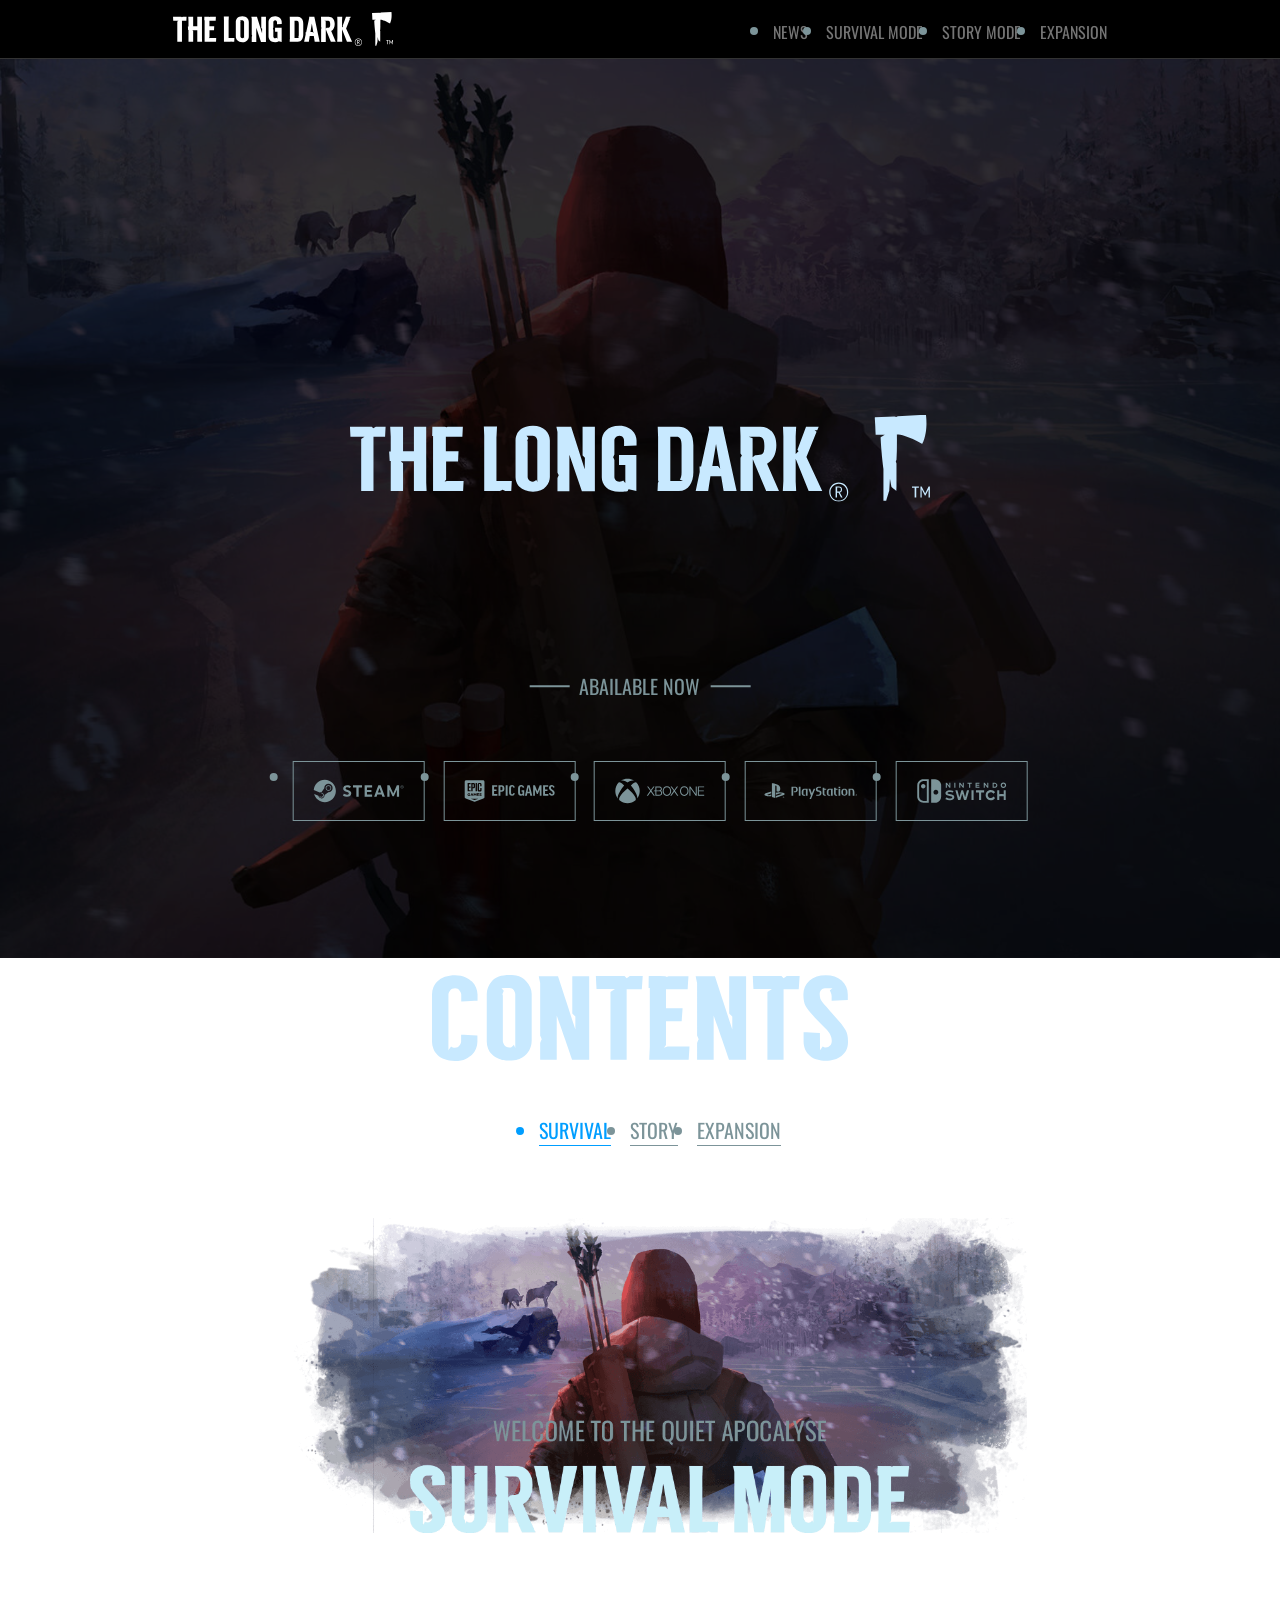
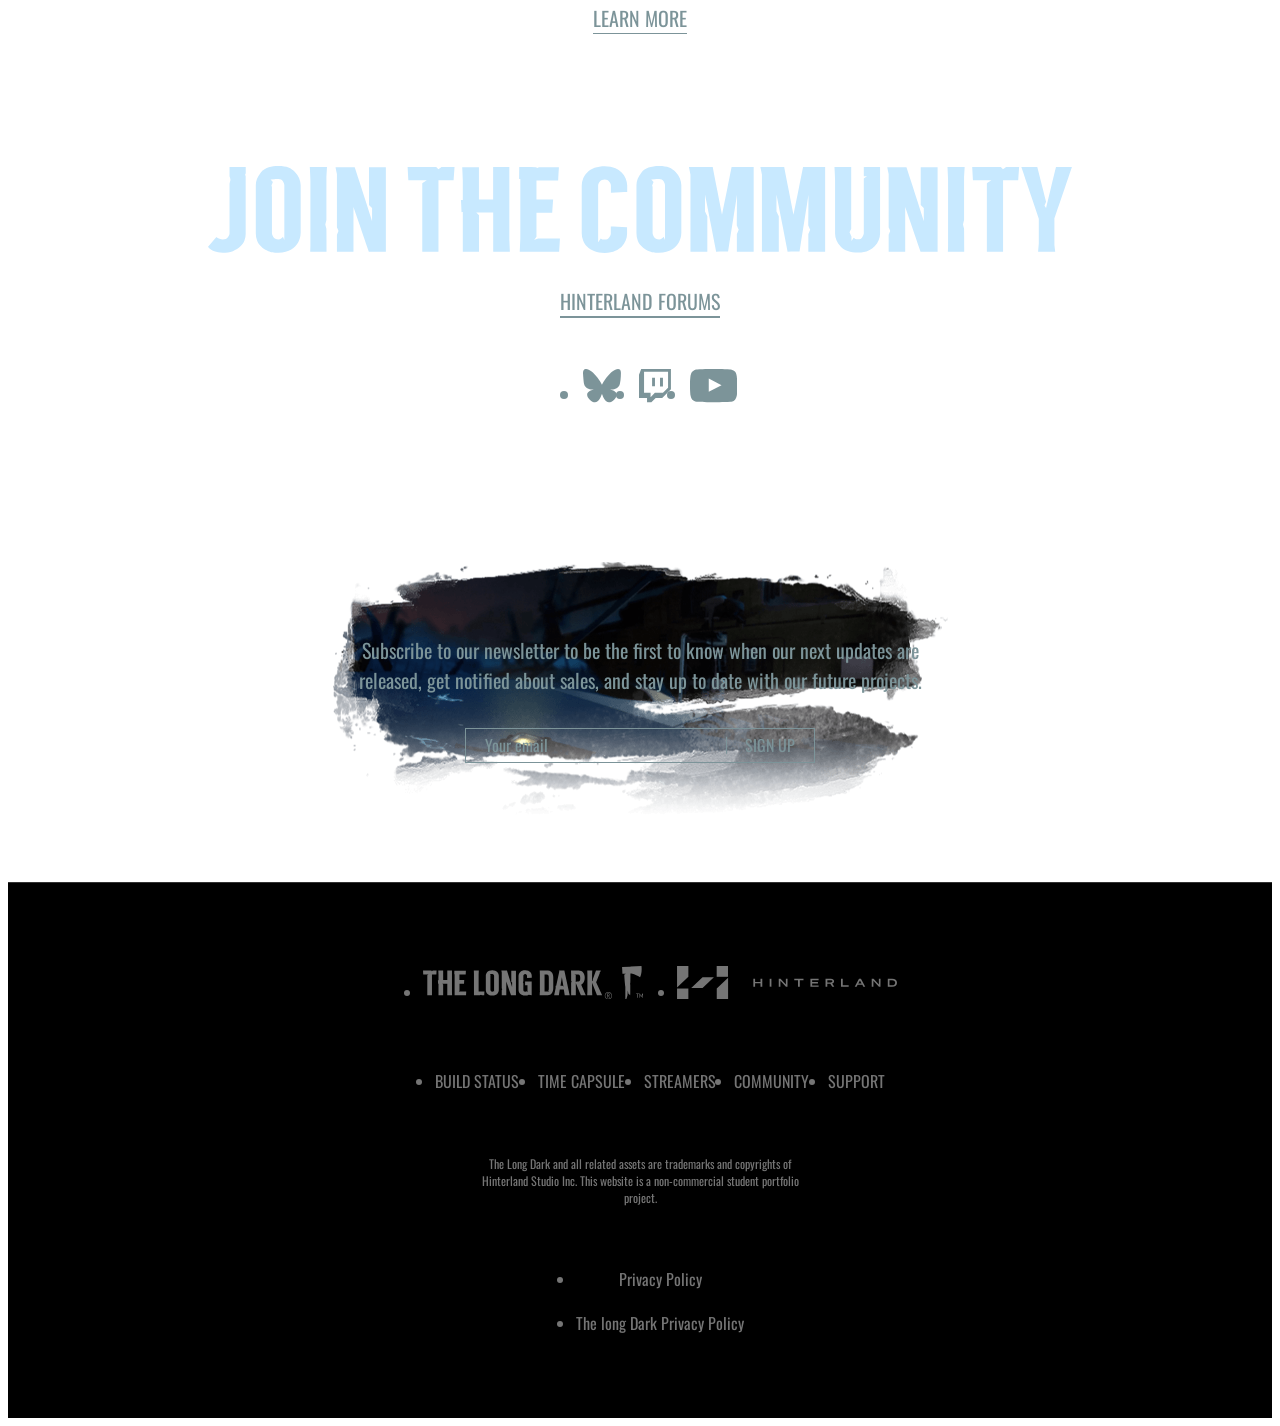
<file: index.html>
<!DOCTYPE html>
<html lang="ko">
<head>
    <meta charset="UTF-8">
    <meta name="viewport" content="width=device-width, initial-scale=1.0">
    <title>The long dark(Fan Portfolio Project)</title>
	<link rel="icon" type="image/png" href="./img/favicon.png">
    <link rel="stylesheet" href="https://meyerweb.com/eric/tools/css/reset/reset.css">
    <link rel="stylesheet" href="./css/public.css">
    <link rel="stylesheet" href="./css/home.css">
    <link rel="preconnect" href="https://fonts.googleapis.com">
    <link rel="preconnect" href="https://fonts.gstatic.com" crossorigin>
    <link href="https://fonts.googleapis.com/css2?family=Oswald:wght@200..700&display=swap" rel="stylesheet">
    <script src="https://code.jquery.com/jquery-3.7.1.min.js"></script>
    <script src="./js/public.js"></script>
    <script src="./js/home.js"></script>
	<script>if ('scrollRestoration' in history) history.scrollRestoration = 'manual';</script>
</head>
<body>
	<!-- 배경 영상, 오버레이 -->
	<div id="backgroundContainer">
		<video class="background" src="./img/Home/Background.mp4" autoplay loop muted playsinline></video>
		<div class="background"></div>
	</div>

	<header>
		<!-- 컨테이너 -->
        <div id="hContainer" class="layout">
			<!-- 더롱다크 로고 -->
			<a href="#home"><img src="./img/Logo/TheLongDark.svg" alt="Logo"></a>

			<!-- 네비게이션 메뉴 -->
			<nav>
				<ul id="navMenuList" class="flex fGap_28">
					<li class="addNavElement">
						<button class="sideButton" type="button">
							<p class="sr-only">Side menu close</p>
							<svg viewBox="0 0 25 25" fill="#757575">
								<path d="M.4,1.7C0,1.4,0,.7.4.3.8-.1,1.5-.1,1.8.3l10.7,10.7L23.2.3c.4-.4,1-.4,1.5,0,.4.4.4,1,0,1.5h0l-10.7,10.7,10.7,10.7c.4.4.4,1,0,1.5s-1,.4-1.5,0l-10.7-10.7L1.8,24.5c-.4.4-1,.4-1.5,0-.4-.4-.4-1,0-1.5l10.7-10.7L.4,1.7Z"/>
							</svg>
						</button>
					</li>
					<li><a class="textWhite" href="#news">NEWS</a></li>
					<li><a class="textWhite" href="./about.html">SURVIVAL MODE</a></li>
					<li><a class="textWhite" href="#story">STORY MODE</a></li>
					<li><a class="textWhite" href="#expansion">EXPANSION</a></li>
					<li class="addNavElement">
						ABAILABLE NOW
						<svg viewBox="0 0 25 12.5" fill="#757575">
							<path d="M.3.3H.3c.4-.4,1-.4,1.3,0l10.8,10L23.3.3c.4-.4,1-.4,1.3,0,.4.4.4.9,0,1.2l-11.5,10.7h0c-.4.4-1,.4-1.3,0L.3,1.5H.3c-.4-.3-.4-.9,0-1.2"/>
						</svg>

						<ul id="sidePlatformList">
							<li><a href="#steam">
								<svg viewBox="0 0 248 70" fill="#757575">
									<path d="M33.4831 5C17.9438 5 5.20872 17.1523 4 32.596L19.8584 39.2442C21.2025 38.3126 22.8238 37.7668 24.5708 37.7668C24.7287 37.7668 24.8834 37.7701 25.0382 37.7799L32.0906 27.4154C32.0906 27.3664 32.0906 27.3174 32.0906 27.2683C32.0906 21.0288 37.0963 15.9528 43.2495 15.9528C49.4027 15.9528 54.4084 21.0288 54.4084 27.2683C54.4084 33.5079 49.4027 38.5839 43.2495 38.5839C43.1657 38.5839 43.0819 38.5807 42.9949 38.5807L32.9351 45.8563C32.9416 45.9904 32.9448 46.1244 32.9448 46.2584C32.9448 50.9421 29.1865 54.75 24.5708 54.75C20.5159 54.75 17.1283 51.8148 16.3612 47.9319L5.01855 43.1762C8.52867 55.7697 19.939 65 33.4831 65C49.8217 65 63.0693 51.5664 63.0693 34.9984C63.0693 18.4303 49.825 5 33.4831 5Z"></path>
									<path d="M22.5401 50.5238L18.9075 49.0007C19.5522 50.3604 20.6642 51.4978 22.1437 52.1253C25.3412 53.4752 29.0286 51.939 30.363 48.6934C31.0076 47.1213 31.0141 45.3922 30.3726 43.8168C29.7344 42.2414 28.5289 41.0157 26.9786 40.3587C25.4411 39.7083 23.794 39.7344 22.3468 40.2868L26.1018 41.8622C28.4613 42.8591 29.5765 45.6047 28.5934 47.9972C27.6103 50.3898 24.8996 51.5207 22.5401 50.5238Z"></path>
									<path d="M50.6823 27.2683C50.6823 23.1108 47.3463 19.7279 43.2463 19.7279C39.1463 19.7279 35.8103 23.1108 35.8103 27.2683C35.8103 31.4259 39.1463 34.8055 43.2463 34.8055C47.3463 34.8055 50.6823 31.4259 50.6823 27.2683ZM37.6733 27.2552C37.6733 24.1273 40.1746 21.5909 43.2592 21.5909C46.3439 21.5909 48.8451 24.1273 48.8451 27.2552C48.8451 30.3832 46.3439 32.9196 43.2592 32.9196C40.1746 32.9196 37.6733 30.3832 37.6733 27.2552Z"></path>
									<path d="M96.5976 32.7366C92.1043 31.1023 89.0842 30.5172 89.0842 28.0037C89.0842 25.9348 90.786 24.781 93.5355 24.781C95.94 24.781 98.6959 25.6472 100.73 27.0886L103.37 22.3819C101.394 20.8588 97.8288 19.4337 93.3969 19.4337C87.0374 19.4337 82.6151 22.6499 82.6151 28.2456C82.6151 33.2105 85.9512 35.3481 90.7603 36.9758C94.9827 38.3943 97.6 39.0807 97.6 41.3654C97.6 43.3625 95.8852 44.7124 92.2752 44.7124C89.5967 44.7124 86.5958 43.9148 84.0849 42.5715L82.1606 47.788C85.2517 49.6936 89.2711 50.5663 92.604 50.5663C99.4437 50.5663 104.201 47.1213 104.201 40.9863C104.198 36.5019 101.426 34.4656 96.5976 32.7366Z"></path>
									<path d="M108.765 25.3595H117.79V50.0498H124.005V25.3595H133.001V19.9534H108.765V25.3595Z"></path>
									<path d="M139.889 50.0498H159.905V44.5947H146.103V37.5315H158V32.1253H146.103V25.3432H159.905V19.9534H139.889V50.0498Z"></path>
									<path d="M176.428 19.9534L165.298 50.0531H171.812L173.778 44.209H185.382L187.39 50.0531H194.127L182.684 19.9534H176.428ZM175.467 39.1853L179.519 27.1343L183.658 39.1853H175.467Z"></path>
									<path d="M216.37 41.6792L206.394 19.9534H200.454V50.0498H206.407V31.7429L214.401 49.1739H217.908L226.03 31.586V50.0498H231.984V19.9534H225.992L216.37 41.6792Z"></path>
									<path d="M241.373 22.797C241.373 22.1793 241.015 21.6106 239.952 21.6106H238.53V25.7485H239.181V24.1404H240.01L240.815 25.7485H241.595L240.641 23.9345C241.044 23.7416 241.373 23.3625 241.373 22.797ZM239.913 23.5357H239.188V22.2381H239.913C240.461 22.2381 240.661 22.4833 240.661 22.8624C240.658 23.235 240.38 23.5357 239.913 23.5357Z"></path>
									<path d="M239.894 19.5611C237.692 19.5611 235.777 21.1627 235.777 23.7481C235.777 26.3335 237.695 27.9481 239.894 27.9481C242.089 27.9481 244 26.3368 244 23.7481C244 21.1627 242.089 19.5611 239.894 19.5611ZM239.894 27.2716C238.005 27.2716 236.467 25.9119 236.467 23.7481C236.467 21.5942 238.008 20.2377 239.894 20.2377C241.779 20.2377 243.307 21.5778 243.307 23.7481C243.307 25.9119 241.779 27.2716 239.894 27.2716Z"></path>
								</svg>
							</a></li>
							<li><a href="#epic">
								<svg viewBox="0 0 258 70" fill="#757575">
									<path d="M80.2533 18.736V47.9306H94.7787V43.3803H85.646V34.8836H92.3868V30.7763H85.646V23.3669H94.3873V18.736H80.2533Z"></path>
									<path d="M106.532 18.736H97.9208V47.9306H103.313V37.34H106.793C111.663 37.34 114.403 33.9977 114.403 28.0783C114.403 22.038 111.576 18.736 106.532 18.736ZM103.313 23.2058H106.358C108.228 23.2058 109.011 24.3333 109.011 28.1185C109.011 31.8635 108.228 33.2326 106.358 33.2326H103.313V23.2058Z"></path>
									<path d="M117.933 18.736V47.9306H123.326V18.736H117.933Z"></path>
									<path d="M135.641 18.3333C130.596 18.3333 127.421 21.6756 127.421 27.2729V39.9172C127.421 45.0313 130.509 48.3333 135.554 48.3333C139.946 48.3333 142.555 46.2796 143.338 41.4474L139.163 40.2796C138.685 43.0581 137.772 44.0246 135.988 44.0246C133.814 44.0246 132.857 42.4541 132.857 39.8769V27.2729C132.857 24.293 133.857 22.8031 136.032 22.8031C137.728 22.8031 138.728 23.8904 139.207 26.2662L143.295 25.0984C142.599 21.0716 139.729 18.3333 135.641 18.3333Z"></path>
									<path d="M161.224 18.3333C155.179 18.3333 152.308 22.1991 152.308 27.9575V39.1118C152.308 45.3937 155.396 48.3333 160.006 48.3333C162.05 48.3333 163.746 47.6488 165.007 46.3602H165.094V47.9306H169.487V33.1924H162.094V36.8165H164.746V42.0514C163.877 43.34 162.92 43.783 161.528 43.783C159.093 43.783 157.701 42.3333 157.701 39.0716V27.9977C157.701 24.3736 158.919 22.8031 161.615 22.8031C163.355 22.8031 164.616 23.7293 165.355 26.3065L169.487 25.1387C168.66 20.7494 165.529 18.3333 161.224 18.3333Z"></path>
									<path d="M178.088 41.3669H184.959L186.264 47.9306H191.787L184.742 18.736H178.436L171.39 47.9306H176.783L178.088 41.3669ZM181.48 23.8501H181.567L184.176 37.4206H178.871L181.48 23.8501Z"></path>
									<path d="M212.464 18.736L205.897 35.9306H205.81L199.286 18.736H194.285V47.9306H199.156V30.7763H199.243L204.636 43.34H207.071L212.507 30.7763H212.594V47.9306H217.465V18.736H212.464Z"></path>
									<path d="M221.891 18.736V47.9306H236.416V43.3803H227.283V34.8836H234.024V30.7763H227.283V23.3669H236.025V18.736H221.891Z"></path>
									<path d="M245.82 18.3333C241.037 18.3333 238.21 21.6756 238.21 25.9843C238.21 34.5615 248.908 34.7628 248.908 40.9239C248.908 43.0581 247.995 44.0649 245.994 44.0649C244.342 44.0649 242.82 43.0179 242.211 40.1185L237.949 41.3266C238.732 45.8367 242.124 48.3333 246.125 48.3333C250.996 48.3333 254.04 45.3937 254.04 40.1588C254.04 31.4608 243.559 30.8971 243.559 25.6219C243.559 23.689 244.472 22.642 246.386 22.642C248.125 22.642 249.3 23.6487 249.908 26.1857L253.823 24.8165C252.735 20.8702 250.256 18.3333 245.82 18.3333Z"></path>
									<g clip-path="url(#clip0_74_217)">
										<path d="M28.8955 23.189V17.4195C28.8955 16.5017 28.437 16.0708 27.5002 16.0708H25.9655V24.5377H27.5002C28.437 24.5377 28.8955 24.107 28.8955 23.189Z"></path>
										<path d="M53.9905 5H8.98311C5.35553 5 4 6.2739 4 9.70185V51.0809C4 51.4742 4.02002 51.8303 4.05982 52.1674C4.13966 52.9168 4.15943 53.6473 4.89701 54.4715C4.97685 54.5465 5.7342 55.0896 5.7342 55.0896C6.1329 55.2769 6.41197 55.4081 6.87023 55.5953L29.0151 64.3245C30.1712 64.8116 30.6495 65.0176 31.4867 64.9988C32.3239 65.0176 32.8021 64.8302 33.9582 64.3245L56.1031 55.5953C56.5616 55.4267 56.8407 55.2769 57.2391 55.0896C57.2391 55.0896 57.9965 54.5651 58.0763 54.4715C58.8139 53.6473 58.8337 52.9168 58.9135 52.1674C58.9533 51.8301 58.9733 51.4742 58.9733 51.0809V9.70185C58.9733 6.2739 57.6381 5 53.9905 5ZM34.2971 12.98H38.0245V35.9642H34.2971V12.98ZM32.7025 44.1312L32.7624 44.2062L32.8222 44.2998L32.882 44.3749L32.9418 44.2998L33.0016 44.2062L33.0614 44.1312L33.1213 44.0376L33.1811 43.9625L33.2409 43.8689L33.3007 43.7939L33.3605 43.7003L33.4203 43.6253L33.4601 43.5502L33.52 43.4566L33.5798 43.3816L33.6396 43.288L33.6994 43.2129L33.7592 43.1193L33.819 43.0443L33.8789 42.9507L33.9387 42.8756L33.9985 42.8006L34.0583 42.707L34.1181 42.6319L34.178 42.5383L34.2378 42.4633L34.2976 42.3697L34.3374 42.2947L34.3972 42.2196L34.457 42.126L34.5168 42.051L34.5767 41.9574L34.6365 41.8823L34.6963 41.7887L34.7561 41.7137L34.8159 41.6201L34.8757 41.545H36.9488V48.4945L36.4903 48.5134H34.6365V44.4111L34.5767 44.4861L34.5168 44.5797L34.3972 44.7295L34.3374 44.8232L34.2177 44.973L34.1579 45.0666L34.0981 45.1416L34.0383 45.2167L33.9785 45.2917L33.9187 45.3853L33.799 45.5351L33.7392 45.6287L33.6196 45.7786L33.5598 45.8722L33.52 45.9472L33.4601 46.0223L33.4003 46.1159L33.2807 46.2657L33.2209 46.3593L33.1611 46.4343L33.1213 46.5094L33.0614 46.5844L33.0016 46.678L32.882 46.8279L32.8422 46.9215L32.7226 47.0713L32.6627 47.1649L32.6029 47.2399H32.5631L32.5033 47.1463L32.4435 47.0713L32.3837 46.9777L32.3239 46.9026L32.264 46.809L32.2042 46.734L32.1444 46.6404L32.0846 46.5654L32.0248 46.4717L31.985 46.3967L31.9252 46.3031L31.8653 46.2281L31.8055 46.1344L31.9051 46.0408L31.8453 45.9472L31.7855 45.8722L31.7257 45.7786L31.6659 45.7035L31.606 45.6099L31.5462 45.5349L31.5064 45.4787L31.4466 45.4036L31.3868 45.31L31.327 45.235L31.2672 45.1414L31.2073 45.0663L31.1475 44.9727L31.1077 44.9165L31.0479 44.8229L30.9881 44.7479L30.9283 44.6543L30.8685 44.5792L30.8086 44.4856L30.7488 44.4106V48.4941H28.8354V41.5445H30.9085L30.9683 41.6196L31.0281 41.7132L31.088 41.7882L31.1478 41.8818L31.2076 41.9569L31.2674 42.0505L31.3272 42.1255L31.3871 42.2191L31.5067 42.369L31.5665 42.4626L31.6263 42.5376L31.6861 42.6312L31.746 42.7063L31.8058 42.7999L31.9254 42.9497L31.9852 43.0433L32.0451 43.1183L32.1049 43.212L32.1647 43.287L32.2245 43.3806L32.2843 43.4556L32.3241 43.5493L32.3839 43.6243L32.4237 43.6993L32.4835 43.7929L32.5434 43.868L32.6032 43.9616L32.663 44.0366L32.7025 44.1312ZM22.258 12.98H28.0981C31.1278 12.98 32.6227 14.3849 32.6227 17.2509V23.3577C32.6227 26.2237 31.1278 27.6286 28.0981 27.6286H25.9852V35.9645H22.258V12.98ZM12.1124 12.98H20.4042V16.1645H15.8396V22.6645H20.2247V25.849H15.8398V32.78H20.464V35.9645H12.1124V12.98ZM19.1485 47.578L19.0887 47.6154L19.0089 47.6716L18.929 47.7278L18.7696 47.8402L18.6898 47.8964L18.6099 47.9527L18.5301 48.0089L18.3309 48.1213L18.2312 48.1775L18.1316 48.2149L18.032 48.2711L17.9324 48.3085L17.8328 48.3459L17.7332 48.3833L17.6336 48.4207L17.534 48.4581L17.4344 48.4955L17.3347 48.5329L17.2351 48.5703L17.1355 48.6077L17.0359 48.6265L16.9363 48.6453L16.8367 48.6642L16.7371 48.683L16.6375 48.7018L16.5178 48.7206L16.4182 48.7394L16.2986 48.7583L16.199 48.7771L16.0793 48.7959H15.7605L15.6609 48.7771L15.5412 48.7583L15.4416 48.7394L15.342 48.7206L15.2424 48.7018L15.1428 48.683L15.0432 48.6642L14.9436 48.6453L14.844 48.6265L14.6447 48.5891L14.5451 48.5517L14.4455 48.5143L14.3459 48.4769L14.2463 48.4395L14.1467 48.4021L14.0471 48.3647L13.9475 48.3273L13.8479 48.2711L13.768 48.2337L13.6684 48.1775L13.509 48.0651L13.4291 48.0089L13.3493 47.9527L13.2694 47.8964L13.11 47.784L13.0302 47.709L12.9503 47.6528L12.8705 47.5777L12.7907 47.5027L12.7308 47.4277L12.671 47.3526L12.6112 47.2776L12.5514 47.2025L12.4317 47.0527L12.392 46.9777L12.3321 46.8841L12.2723 46.809L12.2325 46.7154L12.1927 46.6218L12.1529 46.5282L12.1131 46.4346L12.0733 46.3596L12.0336 46.2659L12.0135 46.1723L11.9737 46.0787L11.9537 45.9851L11.9139 45.8915L11.8939 45.7979V45.7043L11.8739 45.6107V45.517L11.8538 45.4234V44.6178L11.8739 44.5054L11.8939 44.4118L11.9139 44.3182L11.9339 44.2246L11.9737 44.131L11.9938 44.0373L12.0336 43.9437L12.0733 43.8501L12.1131 43.7565L12.1529 43.6629L12.1927 43.5693L12.2325 43.4757L12.2723 43.382L12.3121 43.2884L12.3719 43.1948L12.4317 43.1198L12.4715 43.0448L12.5314 42.9697L12.5912 42.8947L12.7108 42.7449L12.7706 42.6698L12.8304 42.5948L12.9103 42.5198L12.9701 42.4447L13.1295 42.2949L13.2094 42.2387L13.2892 42.1636L13.3691 42.1074L13.7678 41.8263L13.8674 41.7701L13.967 41.7139L14.0666 41.6577L14.1662 41.6203L14.2658 41.5829L14.3654 41.5267L14.4453 41.4893L14.5449 41.4519L14.6445 41.4145L14.7441 41.3957L14.8437 41.3583L14.9433 41.3395L15.0429 41.3021L15.1425 41.2832L15.2422 41.2644L15.3418 41.2456L15.4414 41.2268L15.541 41.208L15.6406 41.1892L15.7402 41.1703H16.1587L16.3979 41.2077H16.4976L16.5972 41.2266L16.7168 41.2454L16.8164 41.2642L16.916 41.283L17.0156 41.3018L17.1152 41.3206L17.2149 41.3395L17.3145 41.3583L17.4141 41.3957L17.5137 41.4145L17.5935 41.4519L17.6931 41.4893L17.8726 41.5643L17.9722 41.6017L18.0718 41.6579L18.1714 41.6953L18.2513 41.7516L18.3509 41.8078L18.4307 41.864L18.5303 41.9202L18.6102 41.9764L18.8494 42.1451L18.9293 42.2201L19.0091 42.2763L18.9493 42.3513L18.8695 42.4264L18.8097 42.5014L18.7298 42.5765L18.67 42.6515L18.6102 42.7265L18.5303 42.8016L18.4705 42.8766L18.4107 42.9516L18.3309 43.0267L18.271 43.1017L18.1912 43.1767L18.1314 43.2518L18.0716 43.3268L17.9917 43.4018L17.9319 43.4769L17.8521 43.5519L17.7922 43.6269L17.7124 43.5707L17.6326 43.4957L17.3933 43.327L17.3134 43.2708L17.2336 43.2146L17.134 43.1584L17.0541 43.121L16.9743 43.0836L16.8945 43.0462L16.7948 43.0088L16.6952 42.9714L16.5956 42.9526L16.496 42.9338L16.3964 42.915L16.2968 42.8961L16.1772 42.8773L16.0575 42.8585H15.8383L15.7387 42.8773L15.6391 42.8961L15.5394 42.915L15.4398 42.9338L15.3402 42.9712L15.2406 43.0086L15.1608 43.2334L15.0612 43.2708L14.9017 43.3833L14.8219 43.4395L14.5826 43.6081L14.5228 43.6832L14.443 43.7582L14.3831 43.8332L14.3233 43.9083L14.2635 43.9833L14.2237 44.0769L14.1639 44.1519L14.1241 44.2456L14.0843 44.3392L14.0445 44.4328L14.0047 44.5264L13.9847 44.62L13.9647 44.7136L13.9446 44.826V45.5192L13.9647 45.6128L13.9847 45.7064L14.0047 45.8L14.0445 45.8937L14.1641 45.8563L14.2039 45.9499L14.2437 46.0435L14.3036 46.1371L14.4032 46.2869L14.463 46.362L14.5228 46.437L14.6026 46.512L14.6625 46.5871L15.0612 46.8681L15.1608 46.9055L15.2604 46.9429L15.36 46.9803L15.4596 47.0177L15.5592 47.0551L15.6588 47.0739L15.7584 47.0928L15.858 47.1116L15.9777 47.1304H16.1571L16.2768 47.1116L16.3964 47.0928L16.496 47.0739L16.5956 47.0551L16.6952 47.0363L16.7948 47.0175L16.8945 46.9987L16.9941 46.9613L17.0739 46.9239L17.1735 46.8865L17.2534 46.8491L17.3332 46.7929V45.8563H15.8583V44.4702H19.1473V47.578H19.1485ZM19.9459 48.4021L20.0258 48.2335L20.0656 48.1399L20.1054 48.0463L20.1852 47.8776L20.225 47.784L20.2648 47.6904L20.3046 47.5968L20.3444 47.5406L20.3842 47.4469L20.424 47.3533L20.4638 47.2597L20.5036 47.1661L20.5433 47.0725L20.5831 46.9789L20.6229 46.8853L20.6627 46.7917L20.7025 46.6981L20.7423 46.6044L20.7821 46.5108L20.8619 46.3422L20.9017 46.2486L20.9415 46.155L20.9813 46.0613L21.0211 45.9677L21.0609 45.8741L21.1007 45.7805L21.1405 45.6869L21.1803 45.5933L21.2201 45.4997L21.2599 45.4061L21.2997 45.3124L21.3395 45.2188L21.3793 45.1252L21.419 45.0316L21.4588 44.938L21.4986 44.8444L21.5384 44.7508L21.5782 44.6572L21.618 44.5635L21.6578 44.4699L21.6976 44.3763L21.7374 44.2827L21.7772 44.1891L21.817 44.0955L21.8568 44.0019L21.8966 43.9083L21.9364 43.8146L21.9761 43.721L22.0159 43.6274L22.0557 43.5338L22.0955 43.4402L22.1353 43.3466L22.2152 43.1779L22.255 43.0843L22.2947 42.9907L22.3345 42.8971L22.3743 42.8035L22.4141 42.7099L22.4539 42.6163L22.4937 42.5226L22.5335 42.429L22.5733 42.3354L22.6131 42.2418L22.6331 42.1482L22.6729 42.0546L22.7127 41.961L22.7525 41.8674L22.7923 41.7738L22.8321 41.6801L22.8719 41.5865L22.9117 41.4929L22.9515 41.3993L23.0313 41.2307L23.0711 41.137H24.9447L24.9845 41.2307L25.0243 41.3243L25.0641 41.4179L25.1039 41.5115L25.1437 41.6051L25.1835 41.6987L25.2233 41.7923L25.263 41.8859L25.3028 41.9796L25.3426 42.0732L25.3824 42.1668L25.4222 42.2604L25.462 42.354L25.5018 42.4476L25.5416 42.5412L25.5814 42.6348L25.6212 42.7285L25.661 42.8221L25.7008 42.9157L25.7406 43.0093L25.7804 43.1029L25.8201 43.1965L25.8599 43.2901L25.8997 43.3837L25.9395 43.4774L25.9793 43.571L26.0191 43.6646L26.0589 43.7582L26.0987 43.8518L26.1385 43.9454L26.2183 44.1141L26.2581 44.2077L26.2979 44.3013L26.3377 44.3949L26.3775 44.4885L26.4173 44.5821L26.4571 44.6757L26.4969 44.7693L26.5367 44.863L26.5765 44.9566L26.6163 45.0502L26.6561 45.1438L26.6959 45.2374L26.7356 45.331L26.7754 45.4246L26.8152 45.5182L26.855 45.6119L26.8948 45.7055L26.9346 45.7991L26.9744 45.8927L27.0142 45.9863L27.054 46.0799L27.0938 46.1735L27.1336 46.2671L27.1734 46.3608L27.2132 46.4544L27.253 46.548L27.2927 46.6416L27.3325 46.7352L27.3723 46.8288L27.4121 46.9224L27.4519 47.016L27.4917 47.1097L27.5315 47.2033L27.5713 47.2969L27.6111 47.3905L27.6509 47.4841L27.6907 47.5777L27.7305 47.6713L27.7703 47.7649L27.8101 47.8586L27.8498 47.9522L27.8896 48.0458L27.9294 48.1394L27.9692 48.233L28.009 48.3266L28.0488 48.4202L28.1287 48.5889L27.9294 48.5138H25.9562L25.9164 48.4202L25.8766 48.3266L25.8368 48.233L25.797 48.1394L25.7572 48.0458L25.7175 47.9522L25.6777 47.8586L25.6379 47.7649L25.5981 47.6713L25.5583 47.5777L25.5185 47.4841L25.4787 47.3905L25.4389 47.2969L25.3991 47.2033L25.3593 47.1097H22.4973L22.4575 47.2033L22.4177 47.2969L22.3779 47.3905L22.2981 47.5777L22.2182 47.7464L22.1785 47.84L22.1387 47.9336L22.0989 48.0272L22.0591 48.1208L22.0193 48.2144L21.9795 48.308L21.9397 48.4017L21.8999 48.4953H19.9067L19.9459 48.4021ZM31.3272 60.1097L20.8827 56.738H42.1905L31.3272 60.1097ZM43.9842 48.5146H38.0843V41.5651H43.9244V43.1386H40.0178V44.2813H43.526V45.7612H40.0178V46.9412H43.9842V48.5146ZM39.9579 31.8805V17.0446C39.9579 14.1786 41.4529 12.7737 44.4825 12.7737H46.2963C49.326 12.7737 50.7811 14.1598 50.7811 17.0072V21.7091H47.1335V17.2133C47.1335 16.2955 46.675 15.8646 45.7382 15.8646H45.1202C44.1437 15.8646 43.6851 16.2955 43.6851 17.2133V31.7307C43.6851 32.6485 44.1437 33.0794 45.1202 33.0794H45.8178C46.7546 33.0794 47.2131 32.6485 47.2131 31.7307V26.5231H50.8407V31.8805C50.8407 34.7465 49.3457 36.1515 46.3161 36.1515H44.4823C41.4529 36.1515 39.9579 34.7465 39.9579 31.8805ZM51.1002 46.7164L50.9608 46.604L50.9408 46.6976L50.9208 46.81L50.9008 46.9036L50.861 46.9972L50.8409 47.0908L50.8011 47.1844L50.7613 47.2781L50.7216 47.3531L50.6818 47.4467L50.6219 47.5217L50.5621 47.5968L50.3827 47.8216L50.3028 47.8967L50.1634 48.0277L50.0836 48.0839L50.0037 48.1401L49.9239 48.1775L49.8441 48.2337L49.7444 48.2899L49.6448 48.3273L49.5452 48.3836L49.4456 48.421L49.346 48.4584L49.2464 48.4958V48.4769L49.1468 48.5143L49.0472 48.5331L48.8677 48.5705L48.7681 48.5894L48.6685 48.6082L48.5689 48.627L48.4693 48.6458L48.3496 48.6646L48.25 48.6835H47.8513L47.7517 48.6646H47.6321L47.5325 48.6458L47.4329 48.627L47.3132 48.6082L47.2136 48.5894L47.114 48.5705L47.0144 48.5517L46.9148 48.5329L46.8152 48.5141L46.7156 48.4953L46.6159 48.4579L46.5163 48.439L46.4167 48.4017L46.3171 48.3643L46.2175 48.3269L46.1179 48.2895L46.0183 48.2521L45.9187 48.2147L45.8191 48.1773L45.7195 48.1399L45.6198 48.1025L45.5202 48.0651L45.4206 48.0089L45.3408 47.9527L45.2412 47.8964L45.0019 47.7278L44.9221 47.6716L44.7626 47.5591L44.6828 47.5029L44.6029 47.4279L44.6628 47.3529L44.7426 47.2778L44.8024 47.2028L44.8823 47.1278L44.9421 47.0527L45.0019 46.9777L45.0817 46.9026L45.1416 46.8276L45.2214 46.7526L45.2812 46.6775L45.3611 46.6025L45.4807 46.4527L45.5605 46.3776L45.6204 46.3026L45.7002 46.2276L45.76 46.1525L45.8399 46.2088L45.9395 46.265L46.0193 46.3212L46.1189 46.3774L46.1988 46.4336L46.2984 46.4898L46.3782 46.5461L46.4778 46.5835L46.5577 46.6397L46.6573 46.6771L46.7569 46.7145L46.8565 46.7519L46.9561 46.7893L47.0557 46.8266L47.1553 46.864L47.2549 46.9014L47.3546 46.9388L47.4542 46.9577L47.6534 46.9951L47.773 47.0139L47.8726 47.0327H47.9722L48.0919 47.0515H48.3111L48.4308 47.0327L48.5304 47.0139L48.63 46.9951L48.7296 46.9762L48.8094 46.9388L48.8893 46.9014L48.9691 46.8452L49.0289 46.7702L49.0687 46.6952L49.1085 46.6015L49.1286 46.5079V46.4891L49.1085 46.3767L49.0687 46.2831L49.0089 46.208L48.8495 46.0956L48.7696 46.0582L48.67 46.0208L48.5704 45.9834L48.4508 45.9272L48.3709 45.9084L48.2911 45.8896L48.1915 45.8522L48.0919 45.8333L47.9923 45.7959L47.8927 45.7771L47.773 45.7397L47.6734 45.7209L47.5538 45.6835L47.4542 45.6647L47.3546 45.6273L47.2549 45.6085L47.1553 45.5711L47.0557 45.5337L46.9561 45.5149L46.8565 45.4775L46.7569 45.4401L46.6573 45.4027L46.5376 45.3653L46.438 45.3279L46.3384 45.2905L46.2388 45.2531L46.1392 45.1969L46.0396 45.1407L45.9598 45.0844L45.8601 45.0282L45.6209 44.8596L45.541 44.7845L45.4612 44.7095L45.4014 44.6345L45.3415 44.5594L45.2817 44.4844L45.2219 44.4094L45.1621 44.3158L45.1223 44.2407L45.0825 44.1657L45.0625 44.0721L45.0227 43.997L45.0027 43.9034L44.9826 43.8098L44.9626 43.7162L44.9426 43.6226L44.9226 43.5102V43.2853L44.9426 43.1917L44.9626 43.0981L44.9826 43.0045L45.0027 42.9109L45.0227 42.8172L45.0625 42.7236L45.0825 42.63L45.1223 42.5364L45.1621 42.4428L45.2019 42.3492L45.2617 42.2556L45.3215 42.162L45.4412 42.0121L45.76 41.7125L45.9194 41.6L45.9993 41.5438L46.0791 41.4876L46.1787 41.4314L46.2784 41.394L46.378 41.3378L46.4776 41.3004L46.5772 41.263L46.6768 41.2256L46.7764 41.1882L46.8562 41.1694L46.9559 41.1506L47.0555 41.1317L47.1551 41.1129L47.2547 41.0941L47.3543 41.0753L47.4539 41.0565L47.5535 41.0376L47.6531 41.0188H48.0916L48.2113 41.0376L48.3309 41.0565H48.4305L48.5501 41.0753L48.6498 41.0941L48.7694 41.1129L48.869 41.1317L48.9686 41.1506L49.0682 41.1694L49.1678 41.1882L49.2674 41.207L49.3671 41.2444L49.4667 41.2818L49.5663 41.3006L49.6659 41.338L49.7655 41.3754L49.8651 41.4128L49.9647 41.4502L50.0643 41.4876L50.1639 41.5438L50.2438 41.5812L50.3434 41.6374L50.443 41.6936L50.5228 41.7499L50.6225 41.8061L50.7023 41.8623L50.7821 41.9185L50.9416 42.0309L50.8818 42.106L50.8219 42.181L50.7621 42.2561L50.7023 42.3311L50.6425 42.4247L50.5827 42.4997L50.4032 42.7246L50.3434 42.7996L50.2836 42.8747L50.2238 42.9497L50.1639 43.0433L50.1041 43.1183L50.0443 43.1934L49.8451 43.6055L49.7853 43.6805L49.7054 43.6243L49.6058 43.5681L49.4464 43.4556L49.3468 43.4182L49.2669 43.362L49.1673 43.3246L49.0875 43.2872L48.9879 43.2498L48.908 43.2124L48.8084 43.175L48.7286 43.1376L48.6089 43.1003L48.5093 43.0629L48.4097 43.0255L48.3101 43.0066L48.2503 43.044L48.1507 43.0252L48.0511 43.0064L47.9515 42.9876L47.8518 42.9688H47.6326L47.513 42.9876L47.4133 43.0064L47.3137 43.0252L47.2339 43.0626L47.1541 43.1L47.0544 43.175L46.9946 43.2687L46.9548 43.3623L46.9348 43.4559V43.4747L46.9548 43.6057L46.9946 43.7181L47.0344 43.7744L47.1143 43.8494L47.2139 43.9056L47.2937 43.9618L47.3933 43.9992L47.513 44.0366L47.6326 44.074L47.7124 44.0928L47.7923 44.1302L47.8919 44.149L47.9915 44.1864L48.0911 44.2053L48.2107 44.2427L48.3304 44.2801L48.45 44.3175L48.5697 44.3363L48.6693 44.3737L48.7889 44.4111L48.8885 44.4299L48.9881 44.4673L49.0877 44.5047L49.1873 44.5421L49.287 44.5795L49.3866 44.6169L49.4862 44.6357L49.6058 44.6731L49.7054 44.7293L49.805 44.7667L49.9046 44.8229L50.0043 44.8791L50.1039 44.9353L50.1837 44.9916L50.3431 45.104L50.423 45.179L50.5028 45.2541L50.6623 45.4039L50.7221 45.4789L50.7819 45.5725L50.8417 45.6476L50.9015 45.7412L50.9413 45.8162L50.9811 45.9098L51.0011 46.0034L51.0212 46.097L51.061 46.2843L51.081 46.3779L51.101 46.4903V46.7164H51.1002Z"></path>
										<path d="M24.7696 45.6484L24.7296 45.5548L24.6898 45.4612L24.65 45.3675L24.6102 45.2737L24.5701 45.1801L24.5303 45.0865L24.4905 44.9929L24.4505 44.8992L24.4107 44.8054L24.3709 44.7118L24.3311 44.6182L24.2911 44.5246L24.2513 44.4309L24.2115 44.3371L24.1714 44.2435L24.1316 44.1499L24.0918 44.0563L24.0521 43.9626L24.012 43.8688L23.9722 43.7752L23.9324 43.6816L23.8926 43.588L23.8526 43.6816L23.8128 43.7752L23.773 43.8688L23.7329 43.9626L23.6931 44.0563L23.6534 44.1499L23.6136 44.2435L23.5735 44.3371L23.5337 44.4309L23.4939 44.5246L23.4539 44.6182L23.4141 44.7118L23.3743 44.8054L23.3345 44.8992L23.2944 44.9929L23.2547 45.0865L23.2149 45.1801L23.1751 45.2737L23.135 45.3675L23.0952 45.4612L23.0554 45.5548L23.0154 45.6484L22.9756 45.742H24.6898L24.7696 45.6484Z"></path>
									</g>
									<defs>
										<clipPath id="clip0_74_217">
											<rect width="54.9733" height="60" fill="white" transform="translate(4 5)"></rect>
										</clipPath>
									</defs>
								</svg>
							</a></li>
							<li><a href="#xBox">
								<svg viewBox="0 0 228 70" fill="#757575">
									<path d="M35.0018 5.00068C29.4776 4.96292 24.056 6.49099 19.3665 9.40754C19.2894 9.40754 19.2894 9.48456 19.2894 9.55728C19.2894 9.63004 19.3665 9.6343 19.4393 9.6343C25.2736 8.35073 34.1022 13.3694 34.9247 13.9128H35.0746C35.9013 13.3908 44.7256 8.38496 50.5641 9.6343C50.637 9.6343 50.7099 9.63427 50.7099 9.55725C50.7099 9.48026 50.7099 9.40754 50.637 9.40754C45.9473 6.49143 40.5259 4.96337 35.0018 5.00068Z"></path>
									<path d="M43.2313 21.441C50.1323 14.6596 53.585 13.5129 55.0669 13.4231C55.362 13.396 55.6594 13.4295 55.9409 13.5215C56.0138 13.5215 56.0179 13.5215 56.0909 13.5942C58.9189 16.3745 61.1636 19.6902 62.6932 23.3472C64.2231 27.0042 65.0077 30.9293 65.0007 34.8928C64.9965 41.4521 62.8422 47.8297 58.8667 53.0505C58.8667 53.1234 58.7938 53.1234 58.7167 53.1234V52.9734C60.9614 45.8757 49.2886 28.7658 43.2313 21.5907C43.2109 21.5907 43.1912 21.5826 43.1769 21.5682C43.1625 21.5537 43.1542 21.5341 43.1542 21.5137L43.2313 21.441Z"></path>
									<path d="M14.9038 13.474C14.589 13.4486 14.2725 13.4954 13.9785 13.6109C13.9426 13.6109 13.9245 13.6296 13.906 13.6485L13.906 13.6485L13.9059 13.6486C13.8869 13.6681 13.8677 13.6879 13.8286 13.6879C11.026 16.482 8.80333 19.8014 7.2883 23.4556C5.77326 27.1098 4.99562 31.0267 5.00002 34.9819C5.00537 41.5419 7.1614 47.9195 11.1385 53.14C11.1385 53.217 11.2113 53.217 11.2841 53.217C11.357 53.217 11.3612 53.14 11.2841 53.0674C8.9667 45.9693 20.7081 28.8552 26.7737 21.6844L26.8465 21.6074C26.8465 21.5346 26.8465 21.5304 26.7737 21.5304C19.8685 14.6719 16.4202 13.5125 14.9038 13.474Z"></path>
									<path d="M34.9244 29.1331C34.9244 29.0604 35.0014 29.0604 35.0014 29.0604C35.011 29.0604 35.0205 29.0623 35.0293 29.0659C35.0382 29.0696 35.0462 29.0749 35.0529 29.0817C35.0568 29.0855 35.0602 29.0898 35.0631 29.0943C35.0653 29.0978 35.0671 29.1015 35.0687 29.1053C35.0724 29.1141 35.0743 29.1236 35.0743 29.1331C44.0442 35.9317 59.3882 52.819 54.7533 57.6024C49.2895 62.3857 42.2672 65.0157 35.0014 64.9998C27.7333 65.0297 20.7062 62.3978 15.2496 57.6024C10.5376 52.819 25.9287 35.9317 34.9244 29.1331Z"></path>
									<path fill-rule="evenodd" clip-rule="evenodd" d="M149.945 36.6621L156.975 46.5679H159.866L151.409 34.6001L159.127 23.7228H156.233L149.945 32.595L143.65 23.7228H140.756L148.479 34.6001L140.024 46.5679H142.918L149.945 36.6621ZM102.173 46.5652L93.7101 34.6001L101.433 23.7228H98.5387L92.2461 32.5977L85.9562 23.7228H83.0699L90.7874 34.6001L82.3274 46.5652H85.224L92.2486 36.6621L99.2759 46.5652H102.173ZM116.826 34.5131C117.347 34.7602 117.831 35.0808 118.267 35.4655C118.882 36.0106 119.372 36.6911 119.701 37.4577C120.03 38.2241 120.19 39.0571 120.17 39.8962C120.17 44.0121 117.172 46.5679 112.327 46.5679H103.389V35.8644H98.8141C99.1486 35.3488 100.024 34.0953 100.411 33.5744H103.376V23.7228H112.314C118.949 23.7228 119.472 28.4763 119.472 29.9387C119.472 30.8786 119.227 31.8009 118.761 32.6067C118.294 33.4125 117.626 34.0716 116.826 34.5131ZM112.314 26.1077H105.846V33.5744H112.314C115.289 33.5744 116.999 32.1391 116.999 29.738C116.999 26.5608 114.066 26.1077 112.314 26.1077ZM105.846 44.1858H112.314C114.327 44.1858 117.702 43.6213 117.702 39.8392C117.702 36.559 114.769 35.8563 112.314 35.8563H105.846V44.1858ZM131.781 23.1988C125.599 23.1988 121.277 28.107 121.277 35.1369C121.277 42.1667 125.599 47.0749 131.781 47.0749C137.964 47.0749 142.27 42.1694 142.27 35.1369C142.27 28.1043 137.969 23.1988 131.781 23.1988ZM131.781 44.6602C127.076 44.6602 123.771 40.7424 123.771 35.1342C123.771 29.526 127.076 25.6109 131.781 25.6109C136.487 25.6109 139.768 29.5287 139.768 35.1342C139.768 40.7397 136.487 44.6602 131.781 44.6602ZM202.585 42.4726V23.7243H205.035V46.5505L202.583 46.5478L189.545 28.1984V46.5314H187.096V23.7054L189.279 23.7108L202.585 42.4726ZM174.374 23.1945C168.192 23.1945 163.868 28.1026 163.868 35.1324C163.868 42.1625 168.192 47.0705 174.374 47.0705C180.557 47.0705 184.863 42.1625 184.863 35.1324C184.863 28.1026 180.552 23.1945 174.374 23.1945ZM174.374 44.6586C169.669 44.6586 166.362 40.7406 166.362 35.1324C166.362 29.5243 169.663 25.6065 174.374 25.6065C179.085 25.6065 182.361 29.5243 182.361 35.1324C182.361 40.7406 179.078 44.6586 174.374 44.6586ZM210.251 35.8702V44.3163H223.336V46.5493H207.786V23.7097H223.182V25.9427H210.251V33.6345H222.361V35.8702H210.251Z"></path>
								</svg>
							</a></li>
							<li><a href="#platstation">
								<svg viewBox="0 0 151 26" fill="#757575">
									<path d="M12.4254 0V22.7409L17.8463 24.3719V5.30472C17.8463 4.40673 18.2676 3.80999 18.9441 4.01512C19.8289 4.2475 19.9996 5.0752 19.9996 5.96458V13.5802C23.3729 15.1309 26.029 13.5802 26.029 9.48623C26.029 5.39222 24.4722 3.43989 19.8893 1.94229C18.0818 1.36993 14.7327 0.405959 12.4239 0.00143448"></path>
									<path d="M18.8761 21.0482L27.5813 18.1046C28.5658 17.7575 28.7168 17.287 27.9195 17.0388C27.1102 16.7863 25.6651 16.8595 24.67 17.198L18.8761 19.1403V16.0418L19.2083 15.9371C19.2083 15.9371 20.8859 15.3734 23.2445 15.1295C25.5986 14.8842 28.4858 15.161 30.7553 15.9744C33.3117 16.7462 33.5987 17.8708 32.9509 18.654C32.294 19.4286 30.704 19.9895 30.704 19.9895L18.8761 24.0262"></path>
									<path d="M2.49407 20.734C-0.127299 20.0397 -0.56369 18.5751 0.632234 17.7288C1.73454 16.9556 3.61298 16.3732 3.61298 16.3732L11.3774 13.7438V16.7375L5.79494 18.6382C4.80589 18.9739 4.65791 19.4473 5.45368 19.694C6.26455 19.9508 7.70358 19.8819 8.69264 19.5348L11.3774 18.6153V21.2877C11.2038 21.315 11.012 21.3437 10.8368 21.3709C8.16112 21.7927 5.31023 21.6191 2.49407 20.734Z"></path>
									<path d="M31.5677 22.8212C31.5677 22.8972 31.5481 22.946 31.5073 22.9718C31.4605 23.0019 31.3986 23.0177 31.3216 23.0177H30.932V22.6404H31.3442C31.4031 22.6404 31.4454 22.6505 31.4816 22.6634C31.539 22.6892 31.5677 22.7437 31.5677 22.8226M31.8486 23.6876C31.8289 23.6819 31.8153 23.6632 31.8033 23.6331C31.7987 23.6087 31.7942 23.5743 31.7927 23.5313L31.7866 23.3606C31.7836 23.2817 31.7685 23.22 31.7323 23.1827C31.7157 23.154 31.684 23.1353 31.6538 23.1153C31.693 23.0823 31.7278 23.0478 31.758 23.0105C31.7927 22.9575 31.8123 22.8857 31.8123 22.8083C31.8123 22.6519 31.7413 22.54 31.6024 22.4783C31.533 22.4511 31.4424 22.4324 31.3352 22.4324H30.6783V23.7751H30.929V23.2286H31.311C31.382 23.2286 31.4303 23.2372 31.465 23.2487C31.5118 23.2774 31.5375 23.3204 31.5405 23.395L31.5526 23.6044C31.5556 23.6575 31.5601 23.6905 31.5632 23.7149L31.5813 23.7608L31.5858 23.7766H31.8606V23.7005M30.1604 23.1353C30.1604 22.8614 30.2691 22.6089 30.4654 22.4224C30.6677 22.2316 30.938 22.1298 31.2189 22.1298C31.4997 22.1298 31.7625 22.233 31.9603 22.4224C32.1596 22.6089 32.2668 22.8599 32.2668 23.1353C32.2668 23.6847 31.7957 24.1309 31.2189 24.1309C30.938 24.1309 30.6677 24.029 30.4654 23.8411C30.2676 23.6518 30.1604 23.4022 30.1604 23.1353ZM31.2189 24.3374C31.5571 24.3374 31.8727 24.2098 32.1128 23.986C32.3499 23.7565 32.4843 23.4581 32.4843 23.1353C32.4843 22.8126 32.3499 22.5056 32.1128 22.2818C31.8727 22.0523 31.5586 21.9289 31.2189 21.9289C30.5152 21.9289 29.9475 22.4683 29.9475 23.1353C29.9475 23.4581 30.0788 23.7565 30.3159 23.986C30.556 24.2112 30.8806 24.3374 31.2204 24.3374"></path>
									<path d="M50.8958 5.96745L44.3499 5.96458C44.3227 5.96458 44.3016 5.98466 44.3016 6.00905V20.5518C44.3016 20.5748 44.3227 20.5963 44.3499 20.5963H47.003L47.0498 20.5518L47.0528 7.58698L47.0679 7.56546L50.106 7.55972C51.2113 7.55972 51.8199 8.61837 51.8199 10.5377C51.8199 12.457 51.2129 13.5186 50.106 13.5186H48.2774C48.2502 13.5171 48.2321 13.5358 48.2321 13.5616V15.0707C48.2321 15.1008 48.2502 15.118 48.2774 15.118H50.8958C51.8199 15.118 52.7244 14.7121 53.3767 14.012C54.1498 13.1829 54.5575 11.9851 54.5575 10.5506C54.5575 7.77059 53.1275 5.96745 50.8958 5.96745Z"></path>
									<path d="M58.8958 5.96458H56.2412C56.211 5.96458 56.1898 5.98466 56.1898 6.00905V20.5518C56.1898 20.5748 56.211 20.5963 56.2412 20.5963H58.8958L58.9441 20.5518V6.00905L58.8958 5.96458Z"></path>
									<path d="M70.473 9.50488C70.473 9.47906 70.4488 9.46041 70.4231 9.46041H65.6968C61.4582 9.46041 60.9161 12.4169 60.9161 15.0133L60.9192 17.2597C60.9192 19.1934 62.1846 20.5963 63.9241 20.5963H66.5032L66.55 20.5518V19.0442C66.55 19.0198 66.5273 18.9983 66.5032 18.9983L64.661 19.0012C64.2366 18.9926 63.6644 18.8218 63.6644 17.4361V15.0104C63.6628 13.3981 63.8199 12.3681 64.1732 11.7814C64.5553 11.1345 65.1547 11.047 65.6953 11.047H67.7097L67.7263 11.0699L67.7232 20.5504C67.7232 20.5733 67.7444 20.5949 67.7716 20.5949H70.4216C70.4473 20.5949 70.4715 20.5733 70.4715 20.5504"></path>
									<path d="M89.567 12.0511L88.2593 11.9564C87.2793 11.8761 86.55 11.3597 86.55 9.83481C86.55 8.05319 87.391 7.56546 88.5145 7.56546H92.1325L92.1808 7.52099V6.00905L92.1325 5.96601H88.137C85.6681 5.96601 83.912 7.34455 83.912 10.0902V10.2092C83.912 12.3753 85.3148 13.9389 87.4062 14.0909L88.7078 14.1827C89.6998 14.2545 90.319 15.0965 90.319 16.3761V16.7361C90.319 17.5366 90.1091 18.9997 88.3031 18.9997H84.5447C84.519 18.9997 84.4979 19.0212 84.4979 19.0456V20.5504L84.5447 20.5949H89.2121C90.6497 20.5949 93.0581 20.0426 93.0581 16.3244C93.0581 14.9774 92.7365 13.9159 92.0826 13.1485C91.5254 12.49 90.701 12.1329 89.5685 12.0497"></path>
									<path d="M111.307 9.50488C111.307 9.47906 111.284 9.46041 111.26 9.46041H106.523C102.293 9.46041 101.745 12.4169 101.745 15.0133L101.748 17.2597C101.748 19.1934 103.012 20.5963 104.762 20.5963H107.334L107.382 20.5518V19.0442C107.382 19.0198 107.359 18.9983 107.334 18.9983L105.49 19.0012C105.067 18.9926 104.501 18.8218 104.499 17.4361V15.0104C104.499 13.3981 104.659 12.3681 105.004 11.7814C105.386 11.1345 105.99 11.047 106.521 11.047H108.545L108.564 11.0699L108.56 20.5504C108.56 20.5733 108.582 20.5949 108.608 20.5949H111.261C111.287 20.5949 111.307 20.5733 111.307 20.5504"></path>
									<path d="M100.643 9.46041H97.7633L97.7482 9.4432V7.60993C97.7482 7.58554 97.7286 7.56546 97.7014 7.56546H95.0498C95.0226 7.56546 94.9985 7.58554 94.9985 7.60993V17.2611C94.9985 19.1948 96.2669 20.5963 98.0139 20.5963H99.9135C99.9407 20.5963 99.9618 20.5748 99.9618 20.5518V19.0456C99.9618 19.0212 99.9407 18.9983 99.9135 18.9983H98.7478C98.4488 18.994 97.7482 18.9796 97.7452 17.5552V11.0584L97.7618 11.0441C98.6436 11.0484 100.643 11.0441 100.643 11.0441L100.69 11.0025V9.50488C100.69 9.47906 100.667 9.46041 100.643 9.46041Z"></path>
									<path d="M119.162 9.46041H116.299L116.279 9.4432V7.60993L116.235 7.56546H113.578C113.552 7.56546 113.529 7.58554 113.529 7.60993V17.2611C113.529 19.1948 114.796 20.5963 116.54 20.5963H118.438C118.467 20.5963 118.485 20.5748 118.485 20.5518V19.0456C118.485 19.0212 118.467 18.9983 118.438 18.9983H117.273C116.974 18.994 116.277 18.9796 116.277 17.5552V11.0584L116.294 11.0441C117.17 11.0484 119.16 11.0441 119.16 11.0441L119.207 11.0025V9.50488C119.207 9.47906 119.183 9.46041 119.16 9.46041"></path>
									<path d="M123.547 9.46041H120.895C120.871 9.46041 120.847 9.4805 120.847 9.50488V20.5518L120.895 20.5963H123.547C123.575 20.5963 123.595 20.5748 123.595 20.5518V9.50488C123.595 9.47906 123.575 9.46041 123.547 9.46041Z"></path>
									<path d="M123.547 5.96458H120.895L120.847 6.00905V8.12061C120.847 8.14643 120.871 8.16508 120.895 8.16508H123.547C123.575 8.16508 123.595 8.14643 123.595 8.12061V6.00905C123.595 5.9861 123.575 5.96458 123.547 5.96458Z"></path>
									<path d="M141.895 9.46041H137.162C137.138 9.46041 137.116 9.4805 137.116 9.50488V20.5518L137.158 20.5963H139.814L139.859 20.5518L139.856 11.0685L139.874 11.0498H141.892C142.437 11.0498 143.036 11.1316 143.42 11.7312C143.77 12.2734 143.929 13.2245 143.929 14.7192C143.932 14.7838 143.927 20.5518 143.927 20.5518C143.927 20.5748 143.948 20.5963 143.974 20.5963H146.619C146.648 20.5963 146.669 20.5748 146.669 20.5518V15.0119C146.669 12.4154 146.123 9.46041 141.895 9.46041Z"></path>
									<path d="M132.04 18.2667C131.624 18.9194 130.961 19.0069 130.36 19.0069C129.759 19.0069 129.1 18.9194 128.678 18.2667C128.297 17.6786 128.12 16.65 128.12 15.0262V15.0133C128.12 13.0968 128.368 12.0095 128.924 11.4902C129.256 11.1761 129.686 11.0484 130.358 11.0484C131.03 11.0484 131.467 11.1761 131.799 11.4902C132.348 12.0081 132.598 13.1011 132.598 15.0262C132.598 16.6515 132.421 17.6829 132.039 18.2667M130.358 9.46041C125.928 9.46041 125.362 12.4298 125.362 15.0262C125.362 17.6226 125.928 20.6049 130.358 20.6049C134.789 20.6049 135.353 17.6255 135.353 15.0262C135.353 12.4269 134.789 9.46041 130.358 9.46041Z"></path>
									<path d="M71.9694 9.46041L71.9392 9.50488L75.8743 20.45C75.8803 20.4744 75.8803 20.5131 75.8727 20.5361L73.6576 25.9555C73.6485 25.9814 73.6606 26 73.6863 26H75.9935C76.0222 26 76.0524 25.9814 76.0615 25.9555L82.9682 9.50345C82.9773 9.47763 82.9652 9.45898 82.9381 9.45898H80.4209C80.3937 9.45898 80.365 9.47906 80.3559 9.50345L77.4311 16.6959H77.3978L74.8157 9.50345C74.8097 9.47763 74.7795 9.45898 74.7538 9.45898"></path>
									<path d="M150.08 19.0872C150.08 19.1604 150.059 19.2077 150.018 19.2364C149.973 19.2665 149.911 19.2809 149.836 19.2809H149.446V18.905H149.857C149.916 18.905 149.96 18.9137 149.993 18.928C150.049 18.9538 150.08 19.0069 150.08 19.0887M150.36 19.9537C150.342 19.9465 150.327 19.9278 150.316 19.8977C150.313 19.8748 150.308 19.8375 150.308 19.7959L150.302 19.6266C150.299 19.5434 150.283 19.4817 150.246 19.4487C150.23 19.4186 150.2 19.3985 150.171 19.3784C150.207 19.3454 150.245 19.3124 150.274 19.2737C150.31 19.2206 150.328 19.1518 150.328 19.0743C150.328 18.9137 150.257 18.8032 150.12 18.7415C150.049 18.7143 149.961 18.6956 149.852 18.6956H149.197V20.0383H149.448V19.4903H149.828C149.899 19.4903 149.949 19.5004 149.981 19.5104C150.028 19.5391 150.053 19.5836 150.058 19.6567L150.07 19.8676C150.073 19.9192 150.076 19.9537 150.08 19.9737L150.097 20.0211L150.103 20.0369H150.378V19.9594M148.679 19.3956C148.679 19.1202 148.788 18.8706 148.987 18.6813C149.189 18.4934 149.458 18.3901 149.738 18.3901C150.017 18.3901 150.281 18.4934 150.479 18.6813C150.678 18.8706 150.787 19.1202 150.787 19.3956C150.787 19.945 150.314 20.3926 149.736 20.3926C149.458 20.3926 149.188 20.2908 148.986 20.1028C148.786 19.9149 148.678 19.6639 148.678 19.3971M149.735 20.5977C150.074 20.5977 150.391 20.4701 150.632 20.2477C150.866 20.0196 151 19.7184 151 19.3971C151 19.0758 150.867 18.7673 150.632 18.5421C150.391 18.314 150.074 18.1892 149.735 18.1892C149.035 18.1892 148.466 18.7272 148.466 19.3956C148.466 19.717 148.596 20.0182 148.835 20.2463C149.075 20.4701 149.398 20.5963 149.736 20.5963"></path>
								</svg>
							</a></li>
							<li><a href="#nintendo">
								<svg viewBox="0 0 236 70" fill="#757575">
									<path fill-rule="evenodd" clip-rule="evenodd" d="M40.4131 34.9445C40.4131 25.2479 40.4131 15.5541 40.4131 5.85744C40.4131 5.02671 40.4246 5.01537 41.289 5.01537C44.3388 5.01537 47.3914 4.97567 50.4412 5.02387C57.8846 5.14296 64.1076 10.3769 65.4688 17.4112C65.6842 18.5283 65.7904 19.6794 65.7933 20.8163C65.8192 30.3599 65.8105 39.9062 65.8077 49.4497C65.8048 56.0134 61.7701 61.7775 55.5787 64.0429C53.8585 64.6723 52.0637 64.9729 50.2315 64.987C47.2938 65.0069 44.3589 64.9927 41.4211 64.9927C40.4131 64.9927 40.4131 64.9927 40.4131 63.972C40.4131 54.2981 40.4131 44.6213 40.4131 34.9445ZM52.4944 31.9703C49.0828 31.8937 46.3633 34.7205 46.3174 37.8989C46.2714 41.1991 48.9996 43.8501 52.0551 44.0202C55.7251 44.2215 58.5336 41.2615 58.5365 38.0803C58.5394 34.7092 55.9319 32.0298 52.4944 31.9703Z"></path>
									<path fill-rule="evenodd" clip-rule="evenodd" d="M34.3484 35.0113C34.3484 44.7278 34.3484 54.4471 34.3484 64.1636C34.3484 64.9206 34.268 65 33.4984 65C29.32 64.9972 25.1446 64.9972 20.9662 64.9972C16.6931 64.9972 12.9513 63.6136 9.84696 60.7046C7.54098 58.5441 6.05056 55.8903 5.40443 52.8083C5.21777 51.9124 5.06844 50.9909 5.06557 50.078C5.04259 40.0411 4.9105 30.0014 5.1029 19.9674C5.22351 13.6759 8.49152 9.12531 14.2407 6.38644C16.36 5.37709 18.6373 5.00567 20.9834 5.01134C25.1417 5.02268 29.2999 5.01134 33.4581 5.01134C34.3197 5.01134 34.3484 5.03969 34.3484 5.91295C34.3484 15.6124 34.3484 25.3119 34.3484 35.0113ZM29.3861 60.1007C29.3861 43.3442 29.3861 26.6246 29.3861 9.86816C29.1391 9.86816 28.9323 9.86816 28.7227 9.86816C26.1669 9.86816 23.6111 9.85114 21.0581 9.8795C20.2081 9.888 19.3466 9.95605 18.5109 10.1063C13.7209 10.9626 9.97332 15.4054 9.97045 20.2169C9.9647 30.1006 9.93886 39.9844 9.98768 49.8682C10.002 52.8197 11.234 55.3204 13.428 57.3334C15.5329 59.2671 18.0687 60.1177 20.9117 60.129C23.5622 60.1403 26.2128 60.1318 28.8634 60.129C29.03 60.1318 29.1965 60.1148 29.3861 60.1007Z"></path>
									<path fill-rule="evenodd" clip-rule="evenodd" d="M102.063 33.3396C103.76 33.3396 105.357 33.3141 106.951 33.3708C107.163 33.3793 107.468 33.7904 107.542 34.0654C109.024 39.5035 110.48 44.9472 112.013 50.666C112.283 49.8636 112.496 49.2994 112.668 48.721C114.104 43.8726 115.551 39.0272 116.944 34.1675C117.134 33.5069 117.386 33.2744 118.067 33.3226C118.88 33.3821 119.704 33.3935 120.514 33.3226C121.301 33.2546 121.657 33.5352 121.875 34.2866C123.354 39.3929 124.876 44.4907 126.386 49.5886C126.475 49.8891 126.576 50.1868 126.748 50.7227C127.124 49.4099 127.452 48.3184 127.748 47.2211C128.936 42.7981 130.108 38.3722 131.32 33.9577C131.389 33.711 131.754 33.3765 131.989 33.3708C133.551 33.3169 135.116 33.3424 136.831 33.3424C136.518 34.4936 136.245 35.5596 135.941 36.6144C133.999 43.351 132.044 50.0819 130.122 56.8242C129.939 57.4649 129.652 57.6889 128.982 57.6662C127.613 57.618 126.237 57.618 124.867 57.6634C124.164 57.6861 123.839 57.4593 123.647 56.7675C122.314 51.9844 120.936 47.2098 119.572 42.4352C119.537 42.3161 119.5 42.1998 119.394 41.8426C118.943 43.368 118.549 44.6779 118.17 45.9934C117.137 49.5971 116.097 53.1979 115.098 56.8072C114.92 57.4451 114.655 57.6918 113.961 57.6662C112.525 57.6095 111.086 57.6436 109.65 57.6521C109.196 57.6549 108.898 57.6124 108.737 57.051C106.549 49.3532 104.326 41.6668 102.118 33.9747C102.072 33.8244 102.086 33.66 102.063 33.3396Z"></path>
									<path fill-rule="evenodd" clip-rule="evenodd" d="M213.549 33.3395C213.549 36.2542 213.575 39.0214 213.531 41.7887C213.517 42.6279 213.689 42.9766 214.651 42.9568C217.69 42.8916 220.728 42.8944 223.766 42.954C224.743 42.9738 224.981 42.6336 224.961 41.7291C224.901 39.2794 224.926 36.8269 224.921 34.3773C224.921 34.0625 224.955 33.7478 224.978 33.3877C226.649 33.3877 228.272 33.3877 229.986 33.3877C229.986 41.4257 229.986 49.4637 229.986 57.5811C228.335 57.5811 226.69 57.5811 224.938 57.5811C224.938 54.434 224.938 51.2897 224.938 48.0773C221.133 48.0773 217.428 48.0773 213.612 48.0773C213.612 51.2018 213.612 54.3404 213.612 57.6265C211.923 57.6265 210.341 57.652 208.764 57.5868C208.618 57.5811 208.383 57.0027 208.38 56.688C208.354 53.0759 208.362 49.4637 208.365 45.8488C208.365 41.9786 208.38 38.1085 208.351 34.2355C208.345 33.5805 208.512 33.3084 209.218 33.3282C210.617 33.3679 212.015 33.3395 213.549 33.3395Z"></path>
									<path fill-rule="evenodd" clip-rule="evenodd" d="M76.591 55.6107C77.329 54.3008 78.0786 52.9683 78.7936 51.6981C80.4535 52.2623 81.9841 52.8889 83.5721 53.2972C86.2572 53.989 88.9767 54.0457 91.6675 53.2461C92.1557 53.1015 92.6582 52.886 93.0545 52.577C94.7316 51.2699 94.5105 49.3788 92.4974 48.6983C90.7888 48.12 88.9882 47.7911 87.2077 47.4508C84.5026 46.932 81.7544 46.5407 79.3795 45.0295C76.2407 43.0335 75.8616 38.7749 78.5696 36.2317C81.1944 33.7678 84.4451 33.0817 87.9199 33.0618C90.9812 33.042 93.9046 33.7395 96.7792 34.6978C96.9256 34.746 97.0462 34.8651 97.23 34.9813C96.6557 36.3592 96.0928 37.7117 95.5587 38.996C93.7409 38.5311 92.0179 37.9357 90.2431 37.6805C88.0578 37.3658 85.8236 37.2694 83.6899 38.1114C82.8312 38.4517 82.1248 38.945 82.0903 39.9657C82.0559 41.0233 82.7939 41.5847 83.6554 41.8143C85.6168 42.3417 87.6299 42.6791 89.5913 43.1979C91.5584 43.7168 93.5427 44.2413 95.4294 44.987C97.8302 45.934 99.2517 47.7088 99.2431 50.3938C99.2345 53.1129 98.1604 55.2336 95.7023 56.6002C93.6949 57.7173 91.4837 58.0604 89.2495 58.2277C85.0511 58.5424 81.0336 57.7684 77.2027 56.0389C77.0562 55.9737 76.9155 55.8943 76.7777 55.8092C76.7289 55.7752 76.6915 55.7156 76.591 55.6107Z"></path>
									<path fill-rule="evenodd" clip-rule="evenodd" d="M202.826 38.3637C201.499 39.5035 200.221 40.5979 198.866 41.7604C197.243 39.3305 194.977 38.0206 192.088 38.0121C190.003 38.0065 188.148 38.7521 186.644 40.2492C183.608 43.2659 183.571 47.7144 186.644 50.7652C188.418 52.5287 190.612 53.2942 193.136 52.9512C195.586 52.6194 197.464 51.3492 198.86 49.2767C200.215 50.4363 201.493 51.5279 202.762 52.6138C200.899 56.2628 195.506 58.9534 190.724 58.4062C183.872 57.6237 179.525 52.5145 178.965 46.9829C178.321 40.6177 182.086 35.0067 188.028 33.1751C193.584 31.4655 200.057 33.7025 202.826 38.3637Z"></path>
									<path fill-rule="evenodd" clip-rule="evenodd" d="M167.512 57.601C165.637 57.601 163.951 57.601 162.151 57.601C162.151 51.2614 162.151 44.9642 162.151 38.548C159.483 38.548 156.924 38.548 154.328 38.548C154.328 36.7731 154.328 35.1173 154.328 33.3963C161.238 33.3963 168.081 33.3963 175.033 33.3963C175.033 35.0691 175.033 36.7504 175.033 38.514C172.575 38.514 170.105 38.514 167.512 38.514C167.512 44.8905 167.512 51.1848 167.512 57.601Z"></path>
									<path fill-rule="evenodd" clip-rule="evenodd" d="M148.272 57.6492C146.793 57.6492 145.334 57.6521 143.872 57.6464C143.585 57.6464 143.298 57.618 142.936 57.601C142.936 49.5262 142.936 41.4967 142.936 33.402C144.694 33.402 146.442 33.402 148.269 33.402C148.272 41.44 148.272 49.4978 148.272 57.6492Z"></path>
									<path fill-rule="evenodd" clip-rule="evenodd" d="M217.158 20.4278C216.966 17.0198 219.978 13.5438 224.062 13.5778C227.91 13.609 231.006 16.4783 231 20.4448C230.994 24.624 227.637 27.2977 224.045 27.3033C220.191 27.3119 217.158 24.2668 217.158 20.4278ZM224.007 16.4726C221.793 16.4953 220.076 18.2843 220.093 20.5412C220.11 22.6819 221.937 24.4341 224.122 24.4085C226.262 24.3859 228.123 22.5231 228.097 20.4306C228.068 18.2645 226.193 16.4471 224.007 16.4726Z"></path>
									<path fill-rule="evenodd" clip-rule="evenodd" d="M183.054 22.3076C183.054 19.4014 183.054 16.7646 183.054 13.9832C183.838 13.9832 184.582 13.9208 185.299 14.0229C185.495 14.0512 185.75 14.5729 185.753 14.8706C185.785 18.1567 185.773 21.4428 185.773 24.7317C185.773 25.4037 185.773 26.0785 185.773 26.9064C184.94 26.9064 184.171 26.9546 183.41 26.878C183.157 26.8525 182.89 26.5435 182.709 26.3053C180.779 23.7649 178.867 21.216 176.77 18.4289C176.77 21.3974 176.77 24.1023 176.77 26.8553C175.808 26.8553 174.976 26.8553 174.085 26.8553C174.085 22.5968 174.085 18.3609 174.085 13.9804C174.869 13.9804 175.645 13.9407 176.409 14.003C176.638 14.0229 176.888 14.2866 177.052 14.4964C178.804 16.7703 180.538 19.0583 182.278 21.3436C182.477 21.5987 182.68 21.8426 183.054 22.3076Z"></path>
									<path fill-rule="evenodd" clip-rule="evenodd" d="M111.741 13.9889C112.599 13.9889 113.352 13.9208 114.078 14.0201C114.397 14.0626 114.736 14.3943 114.954 14.6779C116.729 16.9801 118.478 19.3022 120.235 21.6186C120.342 21.7604 120.459 21.8936 120.758 22.2565C120.758 19.9118 120.758 17.8364 120.758 15.7609C120.758 13.969 120.758 13.969 122.556 13.9747C122.811 13.9747 123.067 13.9747 123.388 13.9747C123.388 18.2815 123.388 22.5202 123.388 26.8468C122.136 26.8922 120.93 27.2353 119.974 25.7581C118.541 23.5438 116.832 21.5052 115.239 19.3929C115.046 19.1377 114.839 18.8939 114.483 18.4459C114.483 21.3776 114.483 24.0853 114.483 26.7249C114.314 26.827 114.262 26.8837 114.208 26.8894C111.741 27.0198 111.741 27.0198 111.741 24.5985C111.741 21.1168 111.741 17.6379 111.741 13.9889Z"></path>
									<path fill-rule="evenodd" clip-rule="evenodd" d="M86.5989 14.0201C87.5753 14.0201 88.3822 14.0201 89.2638 14.0201C89.2638 18.2985 89.2638 22.5571 89.2638 26.9036C88.6665 26.9036 88.0749 26.9801 87.515 26.878C87.0928 26.8015 86.5788 26.6002 86.3318 26.2855C84.5456 23.9917 82.8197 21.6526 81.0708 19.3334C80.8842 19.0839 80.6717 18.8542 80.3271 18.4459C80.3271 21.3691 80.3271 24.0825 80.3271 26.7476C80.1777 26.827 80.1232 26.878 80.0657 26.8809C77.6047 27.0085 77.6047 27.0085 77.6047 24.6042C77.6047 21.3833 77.6248 18.1596 77.5903 14.9387C77.5817 14.1732 77.8316 14.0059 78.5897 13.9464C79.8303 13.8443 80.6114 14.2441 81.3264 15.2676C82.8599 17.4621 84.5341 19.5574 86.1538 21.6923C86.2428 21.8114 86.3548 21.9106 86.596 22.1772C86.5989 19.3617 86.5989 16.7448 86.5989 14.0201Z"></path>
									<path fill-rule="evenodd" clip-rule="evenodd" d="M196.675 26.742C196.675 22.5572 196.675 18.3496 196.675 13.9776C198.142 13.9776 199.563 13.9351 200.982 13.9918C202.013 14.0343 203.076 14.074 204.061 14.3491C207.185 15.2167 208.968 17.8875 208.73 21.1565C208.532 23.8841 206.217 26.3763 203.222 26.6995C201.1 26.9263 198.937 26.742 196.675 26.742ZM199.351 20.3343C199.351 21.3352 199.362 22.3332 199.345 23.334C199.337 23.8444 199.497 24.1279 200.072 24.1024C200.95 24.0655 201.838 24.1194 202.711 24.0343C204.494 23.8586 205.921 22.2765 205.967 20.4988C206.013 18.7806 204.589 17.0709 202.849 16.8498C201.947 16.7364 201.025 16.7761 200.115 16.7165C199.492 16.6768 199.325 16.9717 199.339 17.5302C199.371 18.4659 199.351 19.4015 199.351 20.3343Z"></path>
									<path fill-rule="evenodd" clip-rule="evenodd" d="M156.048 16.4442C155.931 16.6087 155.899 16.6342 155.896 16.6597C155.612 19.1689 155.612 19.1689 158.173 19.1689C159.672 19.1689 161.171 19.1689 162.739 19.1689C162.739 19.9543 162.739 20.6716 162.739 21.4797C160.474 21.4797 158.234 21.4797 155.913 21.4797C155.913 22.4805 155.913 23.3935 155.913 24.3887C158.363 24.3887 160.764 24.3887 163.239 24.3887C163.239 25.2477 163.239 26.0274 163.239 26.8582C159.902 26.8582 156.623 26.8582 153.277 26.8582C153.277 22.5826 153.277 18.3467 153.277 14.0428C156.577 14.0428 159.859 14.0428 163.331 14.0428C163.331 14.7005 163.374 15.3952 163.297 16.0785C163.279 16.2259 162.823 16.4244 162.564 16.4272C160.738 16.4584 158.909 16.4442 157.079 16.4442C156.723 16.4442 156.367 16.4442 156.048 16.4442Z"></path>
									<path fill-rule="evenodd" clip-rule="evenodd" d="M136.828 16.8015C135.381 16.8015 134.085 16.8015 132.73 16.8015C132.73 15.8545 132.73 14.9983 132.73 14.057C136.323 14.057 139.927 14.057 143.617 14.057C143.617 14.9217 143.617 15.8007 143.617 16.7873C142.344 16.7873 141.084 16.7873 139.714 16.7873C139.714 20.1953 139.714 23.4956 139.714 26.8526C138.706 26.8526 137.813 26.8526 136.828 26.8526C136.828 23.5183 136.828 20.2407 136.828 16.8015Z"></path>
									<path fill-rule="evenodd" clip-rule="evenodd" d="M99.2144 14.023C100.176 14.023 101.049 14.023 101.991 14.023C101.991 18.3042 101.991 22.5373 101.991 26.8412C101.09 26.8412 100.194 26.8412 99.2144 26.8412C99.2144 22.5997 99.2144 18.3411 99.2144 14.023Z"></path>
									<path fill-rule="evenodd" clip-rule="evenodd" d="M14.5305 22.9711C14.4386 20.0536 16.9255 17.3488 20.2021 17.3601C23.3954 17.3715 25.9627 19.7417 25.9426 23.0987C25.9225 26.433 23.0824 28.7182 20.1389 28.6473C16.9657 28.5708 14.5104 26.1325 14.5305 22.9711Z"></path>
								</svg>
							</a></li>
						</ul>
					</li>
				</ul>
			</nav> <!-- 네비게이션 -->

			<!-- 사이드 메뉴 버튼 -->
			<button class="sideButton addNavElement" type="button">
				<p class="sr-only">Side menu expand</p>
				<svg viewBox="0 0 25 18.8" fill="#757575">
					<path d="M0,17.8c0-.5.5-1,1.1-1h22.9c.5,0,1,.5,1,1s-.5,1-1.1,1H1.1c-.6,0-1.1-.5-1.1-1M0,12.2c0-.5.5-.9,1.1-.9h22.9c.5,0,1,.4,1,.9s-.5.9-1.1.9H1.1c-.6,0-1.1-.4-1.1-.9M0,6.5c0-.5.5-.9,1.1-.9h22.9c.5,0,1,.4,1,.9s-.5.9-1.1.9H1.1c-.6,0-1.1-.4-1.1-.9M0,.9C0,.4.5,0,1.1,0h22.9C24.5,0,25,.4,25,.9s-.5,1-1,1H1.1C.5,1.9,0,1.4,0,.9"/>
				</svg>
			</button>
		</div> <!-- 컨테이너 -->
    </header> <!-- 헤더 -->

	<!-- 첫 페이지 -->
	<section id="first" class="layout marginB_100">
		<!-- 페이지 타이틀 -->
		<img class="deadCenter pTitle" src="./img/Home/Logo/TheLongDark.svg" alt="Title">
		
		<!-- 플랫폼 컨테이너 -->
		<div id="platformContainer">
			<!-- 텍스트 -->
			<p class="sideLine">ABAILABLE NOW</p>
			
			<!-- 플랫폼 리스트 -->
			<ul id="platformList" class="flex fGap_28">
				<li><a href="#steam">
					<svg class="deadCenter" viewBox="0 0 248 70" fill="#7c9499">
						<path d="M33.4831 5C17.9438 5 5.20872 17.1523 4 32.596L19.8584 39.2442C21.2025 38.3126 22.8238 37.7668 24.5708 37.7668C24.7287 37.7668 24.8834 37.7701 25.0382 37.7799L32.0906 27.4154C32.0906 27.3664 32.0906 27.3174 32.0906 27.2683C32.0906 21.0288 37.0963 15.9528 43.2495 15.9528C49.4027 15.9528 54.4084 21.0288 54.4084 27.2683C54.4084 33.5079 49.4027 38.5839 43.2495 38.5839C43.1657 38.5839 43.0819 38.5807 42.9949 38.5807L32.9351 45.8563C32.9416 45.9904 32.9448 46.1244 32.9448 46.2584C32.9448 50.9421 29.1865 54.75 24.5708 54.75C20.5159 54.75 17.1283 51.8148 16.3612 47.9319L5.01855 43.1762C8.52867 55.7697 19.939 65 33.4831 65C49.8217 65 63.0693 51.5664 63.0693 34.9984C63.0693 18.4303 49.825 5 33.4831 5Z"></path>
						<path d="M22.5401 50.5238L18.9075 49.0007C19.5522 50.3604 20.6642 51.4978 22.1437 52.1253C25.3412 53.4752 29.0286 51.939 30.363 48.6934C31.0076 47.1213 31.0141 45.3922 30.3726 43.8168C29.7344 42.2414 28.5289 41.0157 26.9786 40.3587C25.4411 39.7083 23.794 39.7344 22.3468 40.2868L26.1018 41.8622C28.4613 42.8591 29.5765 45.6047 28.5934 47.9972C27.6103 50.3898 24.8996 51.5207 22.5401 50.5238Z"></path>
						<path d="M50.6823 27.2683C50.6823 23.1108 47.3463 19.7279 43.2463 19.7279C39.1463 19.7279 35.8103 23.1108 35.8103 27.2683C35.8103 31.4259 39.1463 34.8055 43.2463 34.8055C47.3463 34.8055 50.6823 31.4259 50.6823 27.2683ZM37.6733 27.2552C37.6733 24.1273 40.1746 21.5909 43.2592 21.5909C46.3439 21.5909 48.8451 24.1273 48.8451 27.2552C48.8451 30.3832 46.3439 32.9196 43.2592 32.9196C40.1746 32.9196 37.6733 30.3832 37.6733 27.2552Z"></path>
						<path d="M96.5976 32.7366C92.1043 31.1023 89.0842 30.5172 89.0842 28.0037C89.0842 25.9348 90.786 24.781 93.5355 24.781C95.94 24.781 98.6959 25.6472 100.73 27.0886L103.37 22.3819C101.394 20.8588 97.8288 19.4337 93.3969 19.4337C87.0374 19.4337 82.6151 22.6499 82.6151 28.2456C82.6151 33.2105 85.9512 35.3481 90.7603 36.9758C94.9827 38.3943 97.6 39.0807 97.6 41.3654C97.6 43.3625 95.8852 44.7124 92.2752 44.7124C89.5967 44.7124 86.5958 43.9148 84.0849 42.5715L82.1606 47.788C85.2517 49.6936 89.2711 50.5663 92.604 50.5663C99.4437 50.5663 104.201 47.1213 104.201 40.9863C104.198 36.5019 101.426 34.4656 96.5976 32.7366Z"></path>
						<path d="M108.765 25.3595H117.79V50.0498H124.005V25.3595H133.001V19.9534H108.765V25.3595Z"></path>
						<path d="M139.889 50.0498H159.905V44.5947H146.103V37.5315H158V32.1253H146.103V25.3432H159.905V19.9534H139.889V50.0498Z"></path>
						<path d="M176.428 19.9534L165.298 50.0531H171.812L173.778 44.209H185.382L187.39 50.0531H194.127L182.684 19.9534H176.428ZM175.467 39.1853L179.519 27.1343L183.658 39.1853H175.467Z"></path>
						<path d="M216.37 41.6792L206.394 19.9534H200.454V50.0498H206.407V31.7429L214.401 49.1739H217.908L226.03 31.586V50.0498H231.984V19.9534H225.992L216.37 41.6792Z"></path>
						<path d="M241.373 22.797C241.373 22.1793 241.015 21.6106 239.952 21.6106H238.53V25.7485H239.181V24.1404H240.01L240.815 25.7485H241.595L240.641 23.9345C241.044 23.7416 241.373 23.3625 241.373 22.797ZM239.913 23.5357H239.188V22.2381H239.913C240.461 22.2381 240.661 22.4833 240.661 22.8624C240.658 23.235 240.38 23.5357 239.913 23.5357Z"></path>
						<path d="M239.894 19.5611C237.692 19.5611 235.777 21.1627 235.777 23.7481C235.777 26.3335 237.695 27.9481 239.894 27.9481C242.089 27.9481 244 26.3368 244 23.7481C244 21.1627 242.089 19.5611 239.894 19.5611ZM239.894 27.2716C238.005 27.2716 236.467 25.9119 236.467 23.7481C236.467 21.5942 238.008 20.2377 239.894 20.2377C241.779 20.2377 243.307 21.5778 243.307 23.7481C243.307 25.9119 241.779 27.2716 239.894 27.2716Z"></path>
					</svg>
				</a></li>
				<li><a href="#epic">
					<svg class="deadCenter" viewBox="0 0 258 70" fill="#7c9499">
						<path d="M80.2533 18.736V47.9306H94.7787V43.3803H85.646V34.8836H92.3868V30.7763H85.646V23.3669H94.3873V18.736H80.2533Z"></path>
						<path d="M106.532 18.736H97.9208V47.9306H103.313V37.34H106.793C111.663 37.34 114.403 33.9977 114.403 28.0783C114.403 22.038 111.576 18.736 106.532 18.736ZM103.313 23.2058H106.358C108.228 23.2058 109.011 24.3333 109.011 28.1185C109.011 31.8635 108.228 33.2326 106.358 33.2326H103.313V23.2058Z"></path>
						<path d="M117.933 18.736V47.9306H123.326V18.736H117.933Z"></path>
						<path d="M135.641 18.3333C130.596 18.3333 127.421 21.6756 127.421 27.2729V39.9172C127.421 45.0313 130.509 48.3333 135.554 48.3333C139.946 48.3333 142.555 46.2796 143.338 41.4474L139.163 40.2796C138.685 43.0581 137.772 44.0246 135.988 44.0246C133.814 44.0246 132.857 42.4541 132.857 39.8769V27.2729C132.857 24.293 133.857 22.8031 136.032 22.8031C137.728 22.8031 138.728 23.8904 139.207 26.2662L143.295 25.0984C142.599 21.0716 139.729 18.3333 135.641 18.3333Z"></path>
						<path d="M161.224 18.3333C155.179 18.3333 152.308 22.1991 152.308 27.9575V39.1118C152.308 45.3937 155.396 48.3333 160.006 48.3333C162.05 48.3333 163.746 47.6488 165.007 46.3602H165.094V47.9306H169.487V33.1924H162.094V36.8165H164.746V42.0514C163.877 43.34 162.92 43.783 161.528 43.783C159.093 43.783 157.701 42.3333 157.701 39.0716V27.9977C157.701 24.3736 158.919 22.8031 161.615 22.8031C163.355 22.8031 164.616 23.7293 165.355 26.3065L169.487 25.1387C168.66 20.7494 165.529 18.3333 161.224 18.3333Z"></path>
						<path d="M178.088 41.3669H184.959L186.264 47.9306H191.787L184.742 18.736H178.436L171.39 47.9306H176.783L178.088 41.3669ZM181.48 23.8501H181.567L184.176 37.4206H178.871L181.48 23.8501Z"></path>
						<path d="M212.464 18.736L205.897 35.9306H205.81L199.286 18.736H194.285V47.9306H199.156V30.7763H199.243L204.636 43.34H207.071L212.507 30.7763H212.594V47.9306H217.465V18.736H212.464Z"></path>
						<path d="M221.891 18.736V47.9306H236.416V43.3803H227.283V34.8836H234.024V30.7763H227.283V23.3669H236.025V18.736H221.891Z"></path>
						<path d="M245.82 18.3333C241.037 18.3333 238.21 21.6756 238.21 25.9843C238.21 34.5615 248.908 34.7628 248.908 40.9239C248.908 43.0581 247.995 44.0649 245.994 44.0649C244.342 44.0649 242.82 43.0179 242.211 40.1185L237.949 41.3266C238.732 45.8367 242.124 48.3333 246.125 48.3333C250.996 48.3333 254.04 45.3937 254.04 40.1588C254.04 31.4608 243.559 30.8971 243.559 25.6219C243.559 23.689 244.472 22.642 246.386 22.642C248.125 22.642 249.3 23.6487 249.908 26.1857L253.823 24.8165C252.735 20.8702 250.256 18.3333 245.82 18.3333Z"></path>
						<g clip-path="url(#clip0_74_217)">
							<path d="M28.8955 23.189V17.4195C28.8955 16.5017 28.437 16.0708 27.5002 16.0708H25.9655V24.5377H27.5002C28.437 24.5377 28.8955 24.107 28.8955 23.189Z"></path>
							<path d="M53.9905 5H8.98311C5.35553 5 4 6.2739 4 9.70185V51.0809C4 51.4742 4.02002 51.8303 4.05982 52.1674C4.13966 52.9168 4.15943 53.6473 4.89701 54.4715C4.97685 54.5465 5.7342 55.0896 5.7342 55.0896C6.1329 55.2769 6.41197 55.4081 6.87023 55.5953L29.0151 64.3245C30.1712 64.8116 30.6495 65.0176 31.4867 64.9988C32.3239 65.0176 32.8021 64.8302 33.9582 64.3245L56.1031 55.5953C56.5616 55.4267 56.8407 55.2769 57.2391 55.0896C57.2391 55.0896 57.9965 54.5651 58.0763 54.4715C58.8139 53.6473 58.8337 52.9168 58.9135 52.1674C58.9533 51.8301 58.9733 51.4742 58.9733 51.0809V9.70185C58.9733 6.2739 57.6381 5 53.9905 5ZM34.2971 12.98H38.0245V35.9642H34.2971V12.98ZM32.7025 44.1312L32.7624 44.2062L32.8222 44.2998L32.882 44.3749L32.9418 44.2998L33.0016 44.2062L33.0614 44.1312L33.1213 44.0376L33.1811 43.9625L33.2409 43.8689L33.3007 43.7939L33.3605 43.7003L33.4203 43.6253L33.4601 43.5502L33.52 43.4566L33.5798 43.3816L33.6396 43.288L33.6994 43.2129L33.7592 43.1193L33.819 43.0443L33.8789 42.9507L33.9387 42.8756L33.9985 42.8006L34.0583 42.707L34.1181 42.6319L34.178 42.5383L34.2378 42.4633L34.2976 42.3697L34.3374 42.2947L34.3972 42.2196L34.457 42.126L34.5168 42.051L34.5767 41.9574L34.6365 41.8823L34.6963 41.7887L34.7561 41.7137L34.8159 41.6201L34.8757 41.545H36.9488V48.4945L36.4903 48.5134H34.6365V44.4111L34.5767 44.4861L34.5168 44.5797L34.3972 44.7295L34.3374 44.8232L34.2177 44.973L34.1579 45.0666L34.0981 45.1416L34.0383 45.2167L33.9785 45.2917L33.9187 45.3853L33.799 45.5351L33.7392 45.6287L33.6196 45.7786L33.5598 45.8722L33.52 45.9472L33.4601 46.0223L33.4003 46.1159L33.2807 46.2657L33.2209 46.3593L33.1611 46.4343L33.1213 46.5094L33.0614 46.5844L33.0016 46.678L32.882 46.8279L32.8422 46.9215L32.7226 47.0713L32.6627 47.1649L32.6029 47.2399H32.5631L32.5033 47.1463L32.4435 47.0713L32.3837 46.9777L32.3239 46.9026L32.264 46.809L32.2042 46.734L32.1444 46.6404L32.0846 46.5654L32.0248 46.4717L31.985 46.3967L31.9252 46.3031L31.8653 46.2281L31.8055 46.1344L31.9051 46.0408L31.8453 45.9472L31.7855 45.8722L31.7257 45.7786L31.6659 45.7035L31.606 45.6099L31.5462 45.5349L31.5064 45.4787L31.4466 45.4036L31.3868 45.31L31.327 45.235L31.2672 45.1414L31.2073 45.0663L31.1475 44.9727L31.1077 44.9165L31.0479 44.8229L30.9881 44.7479L30.9283 44.6543L30.8685 44.5792L30.8086 44.4856L30.7488 44.4106V48.4941H28.8354V41.5445H30.9085L30.9683 41.6196L31.0281 41.7132L31.088 41.7882L31.1478 41.8818L31.2076 41.9569L31.2674 42.0505L31.3272 42.1255L31.3871 42.2191L31.5067 42.369L31.5665 42.4626L31.6263 42.5376L31.6861 42.6312L31.746 42.7063L31.8058 42.7999L31.9254 42.9497L31.9852 43.0433L32.0451 43.1183L32.1049 43.212L32.1647 43.287L32.2245 43.3806L32.2843 43.4556L32.3241 43.5493L32.3839 43.6243L32.4237 43.6993L32.4835 43.7929L32.5434 43.868L32.6032 43.9616L32.663 44.0366L32.7025 44.1312ZM22.258 12.98H28.0981C31.1278 12.98 32.6227 14.3849 32.6227 17.2509V23.3577C32.6227 26.2237 31.1278 27.6286 28.0981 27.6286H25.9852V35.9645H22.258V12.98ZM12.1124 12.98H20.4042V16.1645H15.8396V22.6645H20.2247V25.849H15.8398V32.78H20.464V35.9645H12.1124V12.98ZM19.1485 47.578L19.0887 47.6154L19.0089 47.6716L18.929 47.7278L18.7696 47.8402L18.6898 47.8964L18.6099 47.9527L18.5301 48.0089L18.3309 48.1213L18.2312 48.1775L18.1316 48.2149L18.032 48.2711L17.9324 48.3085L17.8328 48.3459L17.7332 48.3833L17.6336 48.4207L17.534 48.4581L17.4344 48.4955L17.3347 48.5329L17.2351 48.5703L17.1355 48.6077L17.0359 48.6265L16.9363 48.6453L16.8367 48.6642L16.7371 48.683L16.6375 48.7018L16.5178 48.7206L16.4182 48.7394L16.2986 48.7583L16.199 48.7771L16.0793 48.7959H15.7605L15.6609 48.7771L15.5412 48.7583L15.4416 48.7394L15.342 48.7206L15.2424 48.7018L15.1428 48.683L15.0432 48.6642L14.9436 48.6453L14.844 48.6265L14.6447 48.5891L14.5451 48.5517L14.4455 48.5143L14.3459 48.4769L14.2463 48.4395L14.1467 48.4021L14.0471 48.3647L13.9475 48.3273L13.8479 48.2711L13.768 48.2337L13.6684 48.1775L13.509 48.0651L13.4291 48.0089L13.3493 47.9527L13.2694 47.8964L13.11 47.784L13.0302 47.709L12.9503 47.6528L12.8705 47.5777L12.7907 47.5027L12.7308 47.4277L12.671 47.3526L12.6112 47.2776L12.5514 47.2025L12.4317 47.0527L12.392 46.9777L12.3321 46.8841L12.2723 46.809L12.2325 46.7154L12.1927 46.6218L12.1529 46.5282L12.1131 46.4346L12.0733 46.3596L12.0336 46.2659L12.0135 46.1723L11.9737 46.0787L11.9537 45.9851L11.9139 45.8915L11.8939 45.7979V45.7043L11.8739 45.6107V45.517L11.8538 45.4234V44.6178L11.8739 44.5054L11.8939 44.4118L11.9139 44.3182L11.9339 44.2246L11.9737 44.131L11.9938 44.0373L12.0336 43.9437L12.0733 43.8501L12.1131 43.7565L12.1529 43.6629L12.1927 43.5693L12.2325 43.4757L12.2723 43.382L12.3121 43.2884L12.3719 43.1948L12.4317 43.1198L12.4715 43.0448L12.5314 42.9697L12.5912 42.8947L12.7108 42.7449L12.7706 42.6698L12.8304 42.5948L12.9103 42.5198L12.9701 42.4447L13.1295 42.2949L13.2094 42.2387L13.2892 42.1636L13.3691 42.1074L13.7678 41.8263L13.8674 41.7701L13.967 41.7139L14.0666 41.6577L14.1662 41.6203L14.2658 41.5829L14.3654 41.5267L14.4453 41.4893L14.5449 41.4519L14.6445 41.4145L14.7441 41.3957L14.8437 41.3583L14.9433 41.3395L15.0429 41.3021L15.1425 41.2832L15.2422 41.2644L15.3418 41.2456L15.4414 41.2268L15.541 41.208L15.6406 41.1892L15.7402 41.1703H16.1587L16.3979 41.2077H16.4976L16.5972 41.2266L16.7168 41.2454L16.8164 41.2642L16.916 41.283L17.0156 41.3018L17.1152 41.3206L17.2149 41.3395L17.3145 41.3583L17.4141 41.3957L17.5137 41.4145L17.5935 41.4519L17.6931 41.4893L17.8726 41.5643L17.9722 41.6017L18.0718 41.6579L18.1714 41.6953L18.2513 41.7516L18.3509 41.8078L18.4307 41.864L18.5303 41.9202L18.6102 41.9764L18.8494 42.1451L18.9293 42.2201L19.0091 42.2763L18.9493 42.3513L18.8695 42.4264L18.8097 42.5014L18.7298 42.5765L18.67 42.6515L18.6102 42.7265L18.5303 42.8016L18.4705 42.8766L18.4107 42.9516L18.3309 43.0267L18.271 43.1017L18.1912 43.1767L18.1314 43.2518L18.0716 43.3268L17.9917 43.4018L17.9319 43.4769L17.8521 43.5519L17.7922 43.6269L17.7124 43.5707L17.6326 43.4957L17.3933 43.327L17.3134 43.2708L17.2336 43.2146L17.134 43.1584L17.0541 43.121L16.9743 43.0836L16.8945 43.0462L16.7948 43.0088L16.6952 42.9714L16.5956 42.9526L16.496 42.9338L16.3964 42.915L16.2968 42.8961L16.1772 42.8773L16.0575 42.8585H15.8383L15.7387 42.8773L15.6391 42.8961L15.5394 42.915L15.4398 42.9338L15.3402 42.9712L15.2406 43.0086L15.1608 43.2334L15.0612 43.2708L14.9017 43.3833L14.8219 43.4395L14.5826 43.6081L14.5228 43.6832L14.443 43.7582L14.3831 43.8332L14.3233 43.9083L14.2635 43.9833L14.2237 44.0769L14.1639 44.1519L14.1241 44.2456L14.0843 44.3392L14.0445 44.4328L14.0047 44.5264L13.9847 44.62L13.9647 44.7136L13.9446 44.826V45.5192L13.9647 45.6128L13.9847 45.7064L14.0047 45.8L14.0445 45.8937L14.1641 45.8563L14.2039 45.9499L14.2437 46.0435L14.3036 46.1371L14.4032 46.2869L14.463 46.362L14.5228 46.437L14.6026 46.512L14.6625 46.5871L15.0612 46.8681L15.1608 46.9055L15.2604 46.9429L15.36 46.9803L15.4596 47.0177L15.5592 47.0551L15.6588 47.0739L15.7584 47.0928L15.858 47.1116L15.9777 47.1304H16.1571L16.2768 47.1116L16.3964 47.0928L16.496 47.0739L16.5956 47.0551L16.6952 47.0363L16.7948 47.0175L16.8945 46.9987L16.9941 46.9613L17.0739 46.9239L17.1735 46.8865L17.2534 46.8491L17.3332 46.7929V45.8563H15.8583V44.4702H19.1473V47.578H19.1485ZM19.9459 48.4021L20.0258 48.2335L20.0656 48.1399L20.1054 48.0463L20.1852 47.8776L20.225 47.784L20.2648 47.6904L20.3046 47.5968L20.3444 47.5406L20.3842 47.4469L20.424 47.3533L20.4638 47.2597L20.5036 47.1661L20.5433 47.0725L20.5831 46.9789L20.6229 46.8853L20.6627 46.7917L20.7025 46.6981L20.7423 46.6044L20.7821 46.5108L20.8619 46.3422L20.9017 46.2486L20.9415 46.155L20.9813 46.0613L21.0211 45.9677L21.0609 45.8741L21.1007 45.7805L21.1405 45.6869L21.1803 45.5933L21.2201 45.4997L21.2599 45.4061L21.2997 45.3124L21.3395 45.2188L21.3793 45.1252L21.419 45.0316L21.4588 44.938L21.4986 44.8444L21.5384 44.7508L21.5782 44.6572L21.618 44.5635L21.6578 44.4699L21.6976 44.3763L21.7374 44.2827L21.7772 44.1891L21.817 44.0955L21.8568 44.0019L21.8966 43.9083L21.9364 43.8146L21.9761 43.721L22.0159 43.6274L22.0557 43.5338L22.0955 43.4402L22.1353 43.3466L22.2152 43.1779L22.255 43.0843L22.2947 42.9907L22.3345 42.8971L22.3743 42.8035L22.4141 42.7099L22.4539 42.6163L22.4937 42.5226L22.5335 42.429L22.5733 42.3354L22.6131 42.2418L22.6331 42.1482L22.6729 42.0546L22.7127 41.961L22.7525 41.8674L22.7923 41.7738L22.8321 41.6801L22.8719 41.5865L22.9117 41.4929L22.9515 41.3993L23.0313 41.2307L23.0711 41.137H24.9447L24.9845 41.2307L25.0243 41.3243L25.0641 41.4179L25.1039 41.5115L25.1437 41.6051L25.1835 41.6987L25.2233 41.7923L25.263 41.8859L25.3028 41.9796L25.3426 42.0732L25.3824 42.1668L25.4222 42.2604L25.462 42.354L25.5018 42.4476L25.5416 42.5412L25.5814 42.6348L25.6212 42.7285L25.661 42.8221L25.7008 42.9157L25.7406 43.0093L25.7804 43.1029L25.8201 43.1965L25.8599 43.2901L25.8997 43.3837L25.9395 43.4774L25.9793 43.571L26.0191 43.6646L26.0589 43.7582L26.0987 43.8518L26.1385 43.9454L26.2183 44.1141L26.2581 44.2077L26.2979 44.3013L26.3377 44.3949L26.3775 44.4885L26.4173 44.5821L26.4571 44.6757L26.4969 44.7693L26.5367 44.863L26.5765 44.9566L26.6163 45.0502L26.6561 45.1438L26.6959 45.2374L26.7356 45.331L26.7754 45.4246L26.8152 45.5182L26.855 45.6119L26.8948 45.7055L26.9346 45.7991L26.9744 45.8927L27.0142 45.9863L27.054 46.0799L27.0938 46.1735L27.1336 46.2671L27.1734 46.3608L27.2132 46.4544L27.253 46.548L27.2927 46.6416L27.3325 46.7352L27.3723 46.8288L27.4121 46.9224L27.4519 47.016L27.4917 47.1097L27.5315 47.2033L27.5713 47.2969L27.6111 47.3905L27.6509 47.4841L27.6907 47.5777L27.7305 47.6713L27.7703 47.7649L27.8101 47.8586L27.8498 47.9522L27.8896 48.0458L27.9294 48.1394L27.9692 48.233L28.009 48.3266L28.0488 48.4202L28.1287 48.5889L27.9294 48.5138H25.9562L25.9164 48.4202L25.8766 48.3266L25.8368 48.233L25.797 48.1394L25.7572 48.0458L25.7175 47.9522L25.6777 47.8586L25.6379 47.7649L25.5981 47.6713L25.5583 47.5777L25.5185 47.4841L25.4787 47.3905L25.4389 47.2969L25.3991 47.2033L25.3593 47.1097H22.4973L22.4575 47.2033L22.4177 47.2969L22.3779 47.3905L22.2981 47.5777L22.2182 47.7464L22.1785 47.84L22.1387 47.9336L22.0989 48.0272L22.0591 48.1208L22.0193 48.2144L21.9795 48.308L21.9397 48.4017L21.8999 48.4953H19.9067L19.9459 48.4021ZM31.3272 60.1097L20.8827 56.738H42.1905L31.3272 60.1097ZM43.9842 48.5146H38.0843V41.5651H43.9244V43.1386H40.0178V44.2813H43.526V45.7612H40.0178V46.9412H43.9842V48.5146ZM39.9579 31.8805V17.0446C39.9579 14.1786 41.4529 12.7737 44.4825 12.7737H46.2963C49.326 12.7737 50.7811 14.1598 50.7811 17.0072V21.7091H47.1335V17.2133C47.1335 16.2955 46.675 15.8646 45.7382 15.8646H45.1202C44.1437 15.8646 43.6851 16.2955 43.6851 17.2133V31.7307C43.6851 32.6485 44.1437 33.0794 45.1202 33.0794H45.8178C46.7546 33.0794 47.2131 32.6485 47.2131 31.7307V26.5231H50.8407V31.8805C50.8407 34.7465 49.3457 36.1515 46.3161 36.1515H44.4823C41.4529 36.1515 39.9579 34.7465 39.9579 31.8805ZM51.1002 46.7164L50.9608 46.604L50.9408 46.6976L50.9208 46.81L50.9008 46.9036L50.861 46.9972L50.8409 47.0908L50.8011 47.1844L50.7613 47.2781L50.7216 47.3531L50.6818 47.4467L50.6219 47.5217L50.5621 47.5968L50.3827 47.8216L50.3028 47.8967L50.1634 48.0277L50.0836 48.0839L50.0037 48.1401L49.9239 48.1775L49.8441 48.2337L49.7444 48.2899L49.6448 48.3273L49.5452 48.3836L49.4456 48.421L49.346 48.4584L49.2464 48.4958V48.4769L49.1468 48.5143L49.0472 48.5331L48.8677 48.5705L48.7681 48.5894L48.6685 48.6082L48.5689 48.627L48.4693 48.6458L48.3496 48.6646L48.25 48.6835H47.8513L47.7517 48.6646H47.6321L47.5325 48.6458L47.4329 48.627L47.3132 48.6082L47.2136 48.5894L47.114 48.5705L47.0144 48.5517L46.9148 48.5329L46.8152 48.5141L46.7156 48.4953L46.6159 48.4579L46.5163 48.439L46.4167 48.4017L46.3171 48.3643L46.2175 48.3269L46.1179 48.2895L46.0183 48.2521L45.9187 48.2147L45.8191 48.1773L45.7195 48.1399L45.6198 48.1025L45.5202 48.0651L45.4206 48.0089L45.3408 47.9527L45.2412 47.8964L45.0019 47.7278L44.9221 47.6716L44.7626 47.5591L44.6828 47.5029L44.6029 47.4279L44.6628 47.3529L44.7426 47.2778L44.8024 47.2028L44.8823 47.1278L44.9421 47.0527L45.0019 46.9777L45.0817 46.9026L45.1416 46.8276L45.2214 46.7526L45.2812 46.6775L45.3611 46.6025L45.4807 46.4527L45.5605 46.3776L45.6204 46.3026L45.7002 46.2276L45.76 46.1525L45.8399 46.2088L45.9395 46.265L46.0193 46.3212L46.1189 46.3774L46.1988 46.4336L46.2984 46.4898L46.3782 46.5461L46.4778 46.5835L46.5577 46.6397L46.6573 46.6771L46.7569 46.7145L46.8565 46.7519L46.9561 46.7893L47.0557 46.8266L47.1553 46.864L47.2549 46.9014L47.3546 46.9388L47.4542 46.9577L47.6534 46.9951L47.773 47.0139L47.8726 47.0327H47.9722L48.0919 47.0515H48.3111L48.4308 47.0327L48.5304 47.0139L48.63 46.9951L48.7296 46.9762L48.8094 46.9388L48.8893 46.9014L48.9691 46.8452L49.0289 46.7702L49.0687 46.6952L49.1085 46.6015L49.1286 46.5079V46.4891L49.1085 46.3767L49.0687 46.2831L49.0089 46.208L48.8495 46.0956L48.7696 46.0582L48.67 46.0208L48.5704 45.9834L48.4508 45.9272L48.3709 45.9084L48.2911 45.8896L48.1915 45.8522L48.0919 45.8333L47.9923 45.7959L47.8927 45.7771L47.773 45.7397L47.6734 45.7209L47.5538 45.6835L47.4542 45.6647L47.3546 45.6273L47.2549 45.6085L47.1553 45.5711L47.0557 45.5337L46.9561 45.5149L46.8565 45.4775L46.7569 45.4401L46.6573 45.4027L46.5376 45.3653L46.438 45.3279L46.3384 45.2905L46.2388 45.2531L46.1392 45.1969L46.0396 45.1407L45.9598 45.0844L45.8601 45.0282L45.6209 44.8596L45.541 44.7845L45.4612 44.7095L45.4014 44.6345L45.3415 44.5594L45.2817 44.4844L45.2219 44.4094L45.1621 44.3158L45.1223 44.2407L45.0825 44.1657L45.0625 44.0721L45.0227 43.997L45.0027 43.9034L44.9826 43.8098L44.9626 43.7162L44.9426 43.6226L44.9226 43.5102V43.2853L44.9426 43.1917L44.9626 43.0981L44.9826 43.0045L45.0027 42.9109L45.0227 42.8172L45.0625 42.7236L45.0825 42.63L45.1223 42.5364L45.1621 42.4428L45.2019 42.3492L45.2617 42.2556L45.3215 42.162L45.4412 42.0121L45.76 41.7125L45.9194 41.6L45.9993 41.5438L46.0791 41.4876L46.1787 41.4314L46.2784 41.394L46.378 41.3378L46.4776 41.3004L46.5772 41.263L46.6768 41.2256L46.7764 41.1882L46.8562 41.1694L46.9559 41.1506L47.0555 41.1317L47.1551 41.1129L47.2547 41.0941L47.3543 41.0753L47.4539 41.0565L47.5535 41.0376L47.6531 41.0188H48.0916L48.2113 41.0376L48.3309 41.0565H48.4305L48.5501 41.0753L48.6498 41.0941L48.7694 41.1129L48.869 41.1317L48.9686 41.1506L49.0682 41.1694L49.1678 41.1882L49.2674 41.207L49.3671 41.2444L49.4667 41.2818L49.5663 41.3006L49.6659 41.338L49.7655 41.3754L49.8651 41.4128L49.9647 41.4502L50.0643 41.4876L50.1639 41.5438L50.2438 41.5812L50.3434 41.6374L50.443 41.6936L50.5228 41.7499L50.6225 41.8061L50.7023 41.8623L50.7821 41.9185L50.9416 42.0309L50.8818 42.106L50.8219 42.181L50.7621 42.2561L50.7023 42.3311L50.6425 42.4247L50.5827 42.4997L50.4032 42.7246L50.3434 42.7996L50.2836 42.8747L50.2238 42.9497L50.1639 43.0433L50.1041 43.1183L50.0443 43.1934L49.8451 43.6055L49.7853 43.6805L49.7054 43.6243L49.6058 43.5681L49.4464 43.4556L49.3468 43.4182L49.2669 43.362L49.1673 43.3246L49.0875 43.2872L48.9879 43.2498L48.908 43.2124L48.8084 43.175L48.7286 43.1376L48.6089 43.1003L48.5093 43.0629L48.4097 43.0255L48.3101 43.0066L48.2503 43.044L48.1507 43.0252L48.0511 43.0064L47.9515 42.9876L47.8518 42.9688H47.6326L47.513 42.9876L47.4133 43.0064L47.3137 43.0252L47.2339 43.0626L47.1541 43.1L47.0544 43.175L46.9946 43.2687L46.9548 43.3623L46.9348 43.4559V43.4747L46.9548 43.6057L46.9946 43.7181L47.0344 43.7744L47.1143 43.8494L47.2139 43.9056L47.2937 43.9618L47.3933 43.9992L47.513 44.0366L47.6326 44.074L47.7124 44.0928L47.7923 44.1302L47.8919 44.149L47.9915 44.1864L48.0911 44.2053L48.2107 44.2427L48.3304 44.2801L48.45 44.3175L48.5697 44.3363L48.6693 44.3737L48.7889 44.4111L48.8885 44.4299L48.9881 44.4673L49.0877 44.5047L49.1873 44.5421L49.287 44.5795L49.3866 44.6169L49.4862 44.6357L49.6058 44.6731L49.7054 44.7293L49.805 44.7667L49.9046 44.8229L50.0043 44.8791L50.1039 44.9353L50.1837 44.9916L50.3431 45.104L50.423 45.179L50.5028 45.2541L50.6623 45.4039L50.7221 45.4789L50.7819 45.5725L50.8417 45.6476L50.9015 45.7412L50.9413 45.8162L50.9811 45.9098L51.0011 46.0034L51.0212 46.097L51.061 46.2843L51.081 46.3779L51.101 46.4903V46.7164H51.1002Z"></path>
							<path d="M24.7696 45.6484L24.7296 45.5548L24.6898 45.4612L24.65 45.3675L24.6102 45.2737L24.5701 45.1801L24.5303 45.0865L24.4905 44.9929L24.4505 44.8992L24.4107 44.8054L24.3709 44.7118L24.3311 44.6182L24.2911 44.5246L24.2513 44.4309L24.2115 44.3371L24.1714 44.2435L24.1316 44.1499L24.0918 44.0563L24.0521 43.9626L24.012 43.8688L23.9722 43.7752L23.9324 43.6816L23.8926 43.588L23.8526 43.6816L23.8128 43.7752L23.773 43.8688L23.7329 43.9626L23.6931 44.0563L23.6534 44.1499L23.6136 44.2435L23.5735 44.3371L23.5337 44.4309L23.4939 44.5246L23.4539 44.6182L23.4141 44.7118L23.3743 44.8054L23.3345 44.8992L23.2944 44.9929L23.2547 45.0865L23.2149 45.1801L23.1751 45.2737L23.135 45.3675L23.0952 45.4612L23.0554 45.5548L23.0154 45.6484L22.9756 45.742H24.6898L24.7696 45.6484Z"></path>
						</g>
						<defs>
							<clipPath id="clip0_74_217">
								<rect width="54.9733" height="60" fill="white" transform="translate(4 5)"></rect>
							</clipPath>
						</defs>
					</svg>
				</a></li>
				<li><a href="#xBox">
					<svg class="deadCenter" viewBox="0 0 228 70" fill="#7c9499">
						<path d="M35.0018 5.00068C29.4776 4.96292 24.056 6.49099 19.3665 9.40754C19.2894 9.40754 19.2894 9.48456 19.2894 9.55728C19.2894 9.63004 19.3665 9.6343 19.4393 9.6343C25.2736 8.35073 34.1022 13.3694 34.9247 13.9128H35.0746C35.9013 13.3908 44.7256 8.38496 50.5641 9.6343C50.637 9.6343 50.7099 9.63427 50.7099 9.55725C50.7099 9.48026 50.7099 9.40754 50.637 9.40754C45.9473 6.49143 40.5259 4.96337 35.0018 5.00068Z"></path>
						<path d="M43.2313 21.441C50.1323 14.6596 53.585 13.5129 55.0669 13.4231C55.362 13.396 55.6594 13.4295 55.9409 13.5215C56.0138 13.5215 56.0179 13.5215 56.0909 13.5942C58.9189 16.3745 61.1636 19.6902 62.6932 23.3472C64.2231 27.0042 65.0077 30.9293 65.0007 34.8928C64.9965 41.4521 62.8422 47.8297 58.8667 53.0505C58.8667 53.1234 58.7938 53.1234 58.7167 53.1234V52.9734C60.9614 45.8757 49.2886 28.7658 43.2313 21.5907C43.2109 21.5907 43.1912 21.5826 43.1769 21.5682C43.1625 21.5537 43.1542 21.5341 43.1542 21.5137L43.2313 21.441Z"></path>
						<path d="M14.9038 13.474C14.589 13.4486 14.2725 13.4954 13.9785 13.6109C13.9426 13.6109 13.9245 13.6296 13.906 13.6485L13.906 13.6485L13.9059 13.6486C13.8869 13.6681 13.8677 13.6879 13.8286 13.6879C11.026 16.482 8.80333 19.8014 7.2883 23.4556C5.77326 27.1098 4.99562 31.0267 5.00002 34.9819C5.00537 41.5419 7.1614 47.9195 11.1385 53.14C11.1385 53.217 11.2113 53.217 11.2841 53.217C11.357 53.217 11.3612 53.14 11.2841 53.0674C8.9667 45.9693 20.7081 28.8552 26.7737 21.6844L26.8465 21.6074C26.8465 21.5346 26.8465 21.5304 26.7737 21.5304C19.8685 14.6719 16.4202 13.5125 14.9038 13.474Z"></path>
						<path d="M34.9244 29.1331C34.9244 29.0604 35.0014 29.0604 35.0014 29.0604C35.011 29.0604 35.0205 29.0623 35.0293 29.0659C35.0382 29.0696 35.0462 29.0749 35.0529 29.0817C35.0568 29.0855 35.0602 29.0898 35.0631 29.0943C35.0653 29.0978 35.0671 29.1015 35.0687 29.1053C35.0724 29.1141 35.0743 29.1236 35.0743 29.1331C44.0442 35.9317 59.3882 52.819 54.7533 57.6024C49.2895 62.3857 42.2672 65.0157 35.0014 64.9998C27.7333 65.0297 20.7062 62.3978 15.2496 57.6024C10.5376 52.819 25.9287 35.9317 34.9244 29.1331Z"></path>
						<path fill-rule="evenodd" clip-rule="evenodd" d="M149.945 36.6621L156.975 46.5679H159.866L151.409 34.6001L159.127 23.7228H156.233L149.945 32.595L143.65 23.7228H140.756L148.479 34.6001L140.024 46.5679H142.918L149.945 36.6621ZM102.173 46.5652L93.7101 34.6001L101.433 23.7228H98.5387L92.2461 32.5977L85.9562 23.7228H83.0699L90.7874 34.6001L82.3274 46.5652H85.224L92.2486 36.6621L99.2759 46.5652H102.173ZM116.826 34.5131C117.347 34.7602 117.831 35.0808 118.267 35.4655C118.882 36.0106 119.372 36.6911 119.701 37.4577C120.03 38.2241 120.19 39.0571 120.17 39.8962C120.17 44.0121 117.172 46.5679 112.327 46.5679H103.389V35.8644H98.8141C99.1486 35.3488 100.024 34.0953 100.411 33.5744H103.376V23.7228H112.314C118.949 23.7228 119.472 28.4763 119.472 29.9387C119.472 30.8786 119.227 31.8009 118.761 32.6067C118.294 33.4125 117.626 34.0716 116.826 34.5131ZM112.314 26.1077H105.846V33.5744H112.314C115.289 33.5744 116.999 32.1391 116.999 29.738C116.999 26.5608 114.066 26.1077 112.314 26.1077ZM105.846 44.1858H112.314C114.327 44.1858 117.702 43.6213 117.702 39.8392C117.702 36.559 114.769 35.8563 112.314 35.8563H105.846V44.1858ZM131.781 23.1988C125.599 23.1988 121.277 28.107 121.277 35.1369C121.277 42.1667 125.599 47.0749 131.781 47.0749C137.964 47.0749 142.27 42.1694 142.27 35.1369C142.27 28.1043 137.969 23.1988 131.781 23.1988ZM131.781 44.6602C127.076 44.6602 123.771 40.7424 123.771 35.1342C123.771 29.526 127.076 25.6109 131.781 25.6109C136.487 25.6109 139.768 29.5287 139.768 35.1342C139.768 40.7397 136.487 44.6602 131.781 44.6602ZM202.585 42.4726V23.7243H205.035V46.5505L202.583 46.5478L189.545 28.1984V46.5314H187.096V23.7054L189.279 23.7108L202.585 42.4726ZM174.374 23.1945C168.192 23.1945 163.868 28.1026 163.868 35.1324C163.868 42.1625 168.192 47.0705 174.374 47.0705C180.557 47.0705 184.863 42.1625 184.863 35.1324C184.863 28.1026 180.552 23.1945 174.374 23.1945ZM174.374 44.6586C169.669 44.6586 166.362 40.7406 166.362 35.1324C166.362 29.5243 169.663 25.6065 174.374 25.6065C179.085 25.6065 182.361 29.5243 182.361 35.1324C182.361 40.7406 179.078 44.6586 174.374 44.6586ZM210.251 35.8702V44.3163H223.336V46.5493H207.786V23.7097H223.182V25.9427H210.251V33.6345H222.361V35.8702H210.251Z"></path>
					</svg>
				</a></li>
				<li><a href="#platstation">
					<svg class="deadCenter" viewBox="0 0 151 26" fill="#7c9499">
						<path d="M12.4254 0V22.7409L17.8463 24.3719V5.30472C17.8463 4.40673 18.2676 3.80999 18.9441 4.01512C19.8289 4.2475 19.9996 5.0752 19.9996 5.96458V13.5802C23.3729 15.1309 26.029 13.5802 26.029 9.48623C26.029 5.39222 24.4722 3.43989 19.8893 1.94229C18.0818 1.36993 14.7327 0.405959 12.4239 0.00143448"></path>
						<path d="M18.8761 21.0482L27.5813 18.1046C28.5658 17.7575 28.7168 17.287 27.9195 17.0388C27.1102 16.7863 25.6651 16.8595 24.67 17.198L18.8761 19.1403V16.0418L19.2083 15.9371C19.2083 15.9371 20.8859 15.3734 23.2445 15.1295C25.5986 14.8842 28.4858 15.161 30.7553 15.9744C33.3117 16.7462 33.5987 17.8708 32.9509 18.654C32.294 19.4286 30.704 19.9895 30.704 19.9895L18.8761 24.0262"></path>
						<path d="M2.49407 20.734C-0.127299 20.0397 -0.56369 18.5751 0.632234 17.7288C1.73454 16.9556 3.61298 16.3732 3.61298 16.3732L11.3774 13.7438V16.7375L5.79494 18.6382C4.80589 18.9739 4.65791 19.4473 5.45368 19.694C6.26455 19.9508 7.70358 19.8819 8.69264 19.5348L11.3774 18.6153V21.2877C11.2038 21.315 11.012 21.3437 10.8368 21.3709C8.16112 21.7927 5.31023 21.6191 2.49407 20.734Z"></path>
						<path d="M31.5677 22.8212C31.5677 22.8972 31.5481 22.946 31.5073 22.9718C31.4605 23.0019 31.3986 23.0177 31.3216 23.0177H30.932V22.6404H31.3442C31.4031 22.6404 31.4454 22.6505 31.4816 22.6634C31.539 22.6892 31.5677 22.7437 31.5677 22.8226M31.8486 23.6876C31.8289 23.6819 31.8153 23.6632 31.8033 23.6331C31.7987 23.6087 31.7942 23.5743 31.7927 23.5313L31.7866 23.3606C31.7836 23.2817 31.7685 23.22 31.7323 23.1827C31.7157 23.154 31.684 23.1353 31.6538 23.1153C31.693 23.0823 31.7278 23.0478 31.758 23.0105C31.7927 22.9575 31.8123 22.8857 31.8123 22.8083C31.8123 22.6519 31.7413 22.54 31.6024 22.4783C31.533 22.4511 31.4424 22.4324 31.3352 22.4324H30.6783V23.7751H30.929V23.2286H31.311C31.382 23.2286 31.4303 23.2372 31.465 23.2487C31.5118 23.2774 31.5375 23.3204 31.5405 23.395L31.5526 23.6044C31.5556 23.6575 31.5601 23.6905 31.5632 23.7149L31.5813 23.7608L31.5858 23.7766H31.8606V23.7005M30.1604 23.1353C30.1604 22.8614 30.2691 22.6089 30.4654 22.4224C30.6677 22.2316 30.938 22.1298 31.2189 22.1298C31.4997 22.1298 31.7625 22.233 31.9603 22.4224C32.1596 22.6089 32.2668 22.8599 32.2668 23.1353C32.2668 23.6847 31.7957 24.1309 31.2189 24.1309C30.938 24.1309 30.6677 24.029 30.4654 23.8411C30.2676 23.6518 30.1604 23.4022 30.1604 23.1353ZM31.2189 24.3374C31.5571 24.3374 31.8727 24.2098 32.1128 23.986C32.3499 23.7565 32.4843 23.4581 32.4843 23.1353C32.4843 22.8126 32.3499 22.5056 32.1128 22.2818C31.8727 22.0523 31.5586 21.9289 31.2189 21.9289C30.5152 21.9289 29.9475 22.4683 29.9475 23.1353C29.9475 23.4581 30.0788 23.7565 30.3159 23.986C30.556 24.2112 30.8806 24.3374 31.2204 24.3374"></path>
						<path d="M50.8958 5.96745L44.3499 5.96458C44.3227 5.96458 44.3016 5.98466 44.3016 6.00905V20.5518C44.3016 20.5748 44.3227 20.5963 44.3499 20.5963H47.003L47.0498 20.5518L47.0528 7.58698L47.0679 7.56546L50.106 7.55972C51.2113 7.55972 51.8199 8.61837 51.8199 10.5377C51.8199 12.457 51.2129 13.5186 50.106 13.5186H48.2774C48.2502 13.5171 48.2321 13.5358 48.2321 13.5616V15.0707C48.2321 15.1008 48.2502 15.118 48.2774 15.118H50.8958C51.8199 15.118 52.7244 14.7121 53.3767 14.012C54.1498 13.1829 54.5575 11.9851 54.5575 10.5506C54.5575 7.77059 53.1275 5.96745 50.8958 5.96745Z"></path>
						<path d="M58.8958 5.96458H56.2412C56.211 5.96458 56.1898 5.98466 56.1898 6.00905V20.5518C56.1898 20.5748 56.211 20.5963 56.2412 20.5963H58.8958L58.9441 20.5518V6.00905L58.8958 5.96458Z"></path>
						<path d="M70.473 9.50488C70.473 9.47906 70.4488 9.46041 70.4231 9.46041H65.6968C61.4582 9.46041 60.9161 12.4169 60.9161 15.0133L60.9192 17.2597C60.9192 19.1934 62.1846 20.5963 63.9241 20.5963H66.5032L66.55 20.5518V19.0442C66.55 19.0198 66.5273 18.9983 66.5032 18.9983L64.661 19.0012C64.2366 18.9926 63.6644 18.8218 63.6644 17.4361V15.0104C63.6628 13.3981 63.8199 12.3681 64.1732 11.7814C64.5553 11.1345 65.1547 11.047 65.6953 11.047H67.7097L67.7263 11.0699L67.7232 20.5504C67.7232 20.5733 67.7444 20.5949 67.7716 20.5949H70.4216C70.4473 20.5949 70.4715 20.5733 70.4715 20.5504"></path>
						<path d="M89.567 12.0511L88.2593 11.9564C87.2793 11.8761 86.55 11.3597 86.55 9.83481C86.55 8.05319 87.391 7.56546 88.5145 7.56546H92.1325L92.1808 7.52099V6.00905L92.1325 5.96601H88.137C85.6681 5.96601 83.912 7.34455 83.912 10.0902V10.2092C83.912 12.3753 85.3148 13.9389 87.4062 14.0909L88.7078 14.1827C89.6998 14.2545 90.319 15.0965 90.319 16.3761V16.7361C90.319 17.5366 90.1091 18.9997 88.3031 18.9997H84.5447C84.519 18.9997 84.4979 19.0212 84.4979 19.0456V20.5504L84.5447 20.5949H89.2121C90.6497 20.5949 93.0581 20.0426 93.0581 16.3244C93.0581 14.9774 92.7365 13.9159 92.0826 13.1485C91.5254 12.49 90.701 12.1329 89.5685 12.0497"></path>
						<path d="M111.307 9.50488C111.307 9.47906 111.284 9.46041 111.26 9.46041H106.523C102.293 9.46041 101.745 12.4169 101.745 15.0133L101.748 17.2597C101.748 19.1934 103.012 20.5963 104.762 20.5963H107.334L107.382 20.5518V19.0442C107.382 19.0198 107.359 18.9983 107.334 18.9983L105.49 19.0012C105.067 18.9926 104.501 18.8218 104.499 17.4361V15.0104C104.499 13.3981 104.659 12.3681 105.004 11.7814C105.386 11.1345 105.99 11.047 106.521 11.047H108.545L108.564 11.0699L108.56 20.5504C108.56 20.5733 108.582 20.5949 108.608 20.5949H111.261C111.287 20.5949 111.307 20.5733 111.307 20.5504"></path>
						<path d="M100.643 9.46041H97.7633L97.7482 9.4432V7.60993C97.7482 7.58554 97.7286 7.56546 97.7014 7.56546H95.0498C95.0226 7.56546 94.9985 7.58554 94.9985 7.60993V17.2611C94.9985 19.1948 96.2669 20.5963 98.0139 20.5963H99.9135C99.9407 20.5963 99.9618 20.5748 99.9618 20.5518V19.0456C99.9618 19.0212 99.9407 18.9983 99.9135 18.9983H98.7478C98.4488 18.994 97.7482 18.9796 97.7452 17.5552V11.0584L97.7618 11.0441C98.6436 11.0484 100.643 11.0441 100.643 11.0441L100.69 11.0025V9.50488C100.69 9.47906 100.667 9.46041 100.643 9.46041Z"></path>
						<path d="M119.162 9.46041H116.299L116.279 9.4432V7.60993L116.235 7.56546H113.578C113.552 7.56546 113.529 7.58554 113.529 7.60993V17.2611C113.529 19.1948 114.796 20.5963 116.54 20.5963H118.438C118.467 20.5963 118.485 20.5748 118.485 20.5518V19.0456C118.485 19.0212 118.467 18.9983 118.438 18.9983H117.273C116.974 18.994 116.277 18.9796 116.277 17.5552V11.0584L116.294 11.0441C117.17 11.0484 119.16 11.0441 119.16 11.0441L119.207 11.0025V9.50488C119.207 9.47906 119.183 9.46041 119.16 9.46041"></path>
						<path d="M123.547 9.46041H120.895C120.871 9.46041 120.847 9.4805 120.847 9.50488V20.5518L120.895 20.5963H123.547C123.575 20.5963 123.595 20.5748 123.595 20.5518V9.50488C123.595 9.47906 123.575 9.46041 123.547 9.46041Z"></path>
						<path d="M123.547 5.96458H120.895L120.847 6.00905V8.12061C120.847 8.14643 120.871 8.16508 120.895 8.16508H123.547C123.575 8.16508 123.595 8.14643 123.595 8.12061V6.00905C123.595 5.9861 123.575 5.96458 123.547 5.96458Z"></path>
						<path d="M141.895 9.46041H137.162C137.138 9.46041 137.116 9.4805 137.116 9.50488V20.5518L137.158 20.5963H139.814L139.859 20.5518L139.856 11.0685L139.874 11.0498H141.892C142.437 11.0498 143.036 11.1316 143.42 11.7312C143.77 12.2734 143.929 13.2245 143.929 14.7192C143.932 14.7838 143.927 20.5518 143.927 20.5518C143.927 20.5748 143.948 20.5963 143.974 20.5963H146.619C146.648 20.5963 146.669 20.5748 146.669 20.5518V15.0119C146.669 12.4154 146.123 9.46041 141.895 9.46041Z"></path>
						<path d="M132.04 18.2667C131.624 18.9194 130.961 19.0069 130.36 19.0069C129.759 19.0069 129.1 18.9194 128.678 18.2667C128.297 17.6786 128.12 16.65 128.12 15.0262V15.0133C128.12 13.0968 128.368 12.0095 128.924 11.4902C129.256 11.1761 129.686 11.0484 130.358 11.0484C131.03 11.0484 131.467 11.1761 131.799 11.4902C132.348 12.0081 132.598 13.1011 132.598 15.0262C132.598 16.6515 132.421 17.6829 132.039 18.2667M130.358 9.46041C125.928 9.46041 125.362 12.4298 125.362 15.0262C125.362 17.6226 125.928 20.6049 130.358 20.6049C134.789 20.6049 135.353 17.6255 135.353 15.0262C135.353 12.4269 134.789 9.46041 130.358 9.46041Z"></path>
						<path d="M71.9694 9.46041L71.9392 9.50488L75.8743 20.45C75.8803 20.4744 75.8803 20.5131 75.8727 20.5361L73.6576 25.9555C73.6485 25.9814 73.6606 26 73.6863 26H75.9935C76.0222 26 76.0524 25.9814 76.0615 25.9555L82.9682 9.50345C82.9773 9.47763 82.9652 9.45898 82.9381 9.45898H80.4209C80.3937 9.45898 80.365 9.47906 80.3559 9.50345L77.4311 16.6959H77.3978L74.8157 9.50345C74.8097 9.47763 74.7795 9.45898 74.7538 9.45898"></path>
						<path d="M150.08 19.0872C150.08 19.1604 150.059 19.2077 150.018 19.2364C149.973 19.2665 149.911 19.2809 149.836 19.2809H149.446V18.905H149.857C149.916 18.905 149.96 18.9137 149.993 18.928C150.049 18.9538 150.08 19.0069 150.08 19.0887M150.36 19.9537C150.342 19.9465 150.327 19.9278 150.316 19.8977C150.313 19.8748 150.308 19.8375 150.308 19.7959L150.302 19.6266C150.299 19.5434 150.283 19.4817 150.246 19.4487C150.23 19.4186 150.2 19.3985 150.171 19.3784C150.207 19.3454 150.245 19.3124 150.274 19.2737C150.31 19.2206 150.328 19.1518 150.328 19.0743C150.328 18.9137 150.257 18.8032 150.12 18.7415C150.049 18.7143 149.961 18.6956 149.852 18.6956H149.197V20.0383H149.448V19.4903H149.828C149.899 19.4903 149.949 19.5004 149.981 19.5104C150.028 19.5391 150.053 19.5836 150.058 19.6567L150.07 19.8676C150.073 19.9192 150.076 19.9537 150.08 19.9737L150.097 20.0211L150.103 20.0369H150.378V19.9594M148.679 19.3956C148.679 19.1202 148.788 18.8706 148.987 18.6813C149.189 18.4934 149.458 18.3901 149.738 18.3901C150.017 18.3901 150.281 18.4934 150.479 18.6813C150.678 18.8706 150.787 19.1202 150.787 19.3956C150.787 19.945 150.314 20.3926 149.736 20.3926C149.458 20.3926 149.188 20.2908 148.986 20.1028C148.786 19.9149 148.678 19.6639 148.678 19.3971M149.735 20.5977C150.074 20.5977 150.391 20.4701 150.632 20.2477C150.866 20.0196 151 19.7184 151 19.3971C151 19.0758 150.867 18.7673 150.632 18.5421C150.391 18.314 150.074 18.1892 149.735 18.1892C149.035 18.1892 148.466 18.7272 148.466 19.3956C148.466 19.717 148.596 20.0182 148.835 20.2463C149.075 20.4701 149.398 20.5963 149.736 20.5963"></path>
					</svg>
				</a></li>
				<li><a href="#nintendo">
					<svg class="deadCenter" viewBox="0 0 236 70" fill="#7c9499">
						<path fill-rule="evenodd" clip-rule="evenodd" d="M40.4131 34.9445C40.4131 25.2479 40.4131 15.5541 40.4131 5.85744C40.4131 5.02671 40.4246 5.01537 41.289 5.01537C44.3388 5.01537 47.3914 4.97567 50.4412 5.02387C57.8846 5.14296 64.1076 10.3769 65.4688 17.4112C65.6842 18.5283 65.7904 19.6794 65.7933 20.8163C65.8192 30.3599 65.8105 39.9062 65.8077 49.4497C65.8048 56.0134 61.7701 61.7775 55.5787 64.0429C53.8585 64.6723 52.0637 64.9729 50.2315 64.987C47.2938 65.0069 44.3589 64.9927 41.4211 64.9927C40.4131 64.9927 40.4131 64.9927 40.4131 63.972C40.4131 54.2981 40.4131 44.6213 40.4131 34.9445ZM52.4944 31.9703C49.0828 31.8937 46.3633 34.7205 46.3174 37.8989C46.2714 41.1991 48.9996 43.8501 52.0551 44.0202C55.7251 44.2215 58.5336 41.2615 58.5365 38.0803C58.5394 34.7092 55.9319 32.0298 52.4944 31.9703Z"></path>
						<path fill-rule="evenodd" clip-rule="evenodd" d="M34.3484 35.0113C34.3484 44.7278 34.3484 54.4471 34.3484 64.1636C34.3484 64.9206 34.268 65 33.4984 65C29.32 64.9972 25.1446 64.9972 20.9662 64.9972C16.6931 64.9972 12.9513 63.6136 9.84696 60.7046C7.54098 58.5441 6.05056 55.8903 5.40443 52.8083C5.21777 51.9124 5.06844 50.9909 5.06557 50.078C5.04259 40.0411 4.9105 30.0014 5.1029 19.9674C5.22351 13.6759 8.49152 9.12531 14.2407 6.38644C16.36 5.37709 18.6373 5.00567 20.9834 5.01134C25.1417 5.02268 29.2999 5.01134 33.4581 5.01134C34.3197 5.01134 34.3484 5.03969 34.3484 5.91295C34.3484 15.6124 34.3484 25.3119 34.3484 35.0113ZM29.3861 60.1007C29.3861 43.3442 29.3861 26.6246 29.3861 9.86816C29.1391 9.86816 28.9323 9.86816 28.7227 9.86816C26.1669 9.86816 23.6111 9.85114 21.0581 9.8795C20.2081 9.888 19.3466 9.95605 18.5109 10.1063C13.7209 10.9626 9.97332 15.4054 9.97045 20.2169C9.9647 30.1006 9.93886 39.9844 9.98768 49.8682C10.002 52.8197 11.234 55.3204 13.428 57.3334C15.5329 59.2671 18.0687 60.1177 20.9117 60.129C23.5622 60.1403 26.2128 60.1318 28.8634 60.129C29.03 60.1318 29.1965 60.1148 29.3861 60.1007Z"></path>
						<path fill-rule="evenodd" clip-rule="evenodd" d="M102.063 33.3396C103.76 33.3396 105.357 33.3141 106.951 33.3708C107.163 33.3793 107.468 33.7904 107.542 34.0654C109.024 39.5035 110.48 44.9472 112.013 50.666C112.283 49.8636 112.496 49.2994 112.668 48.721C114.104 43.8726 115.551 39.0272 116.944 34.1675C117.134 33.5069 117.386 33.2744 118.067 33.3226C118.88 33.3821 119.704 33.3935 120.514 33.3226C121.301 33.2546 121.657 33.5352 121.875 34.2866C123.354 39.3929 124.876 44.4907 126.386 49.5886C126.475 49.8891 126.576 50.1868 126.748 50.7227C127.124 49.4099 127.452 48.3184 127.748 47.2211C128.936 42.7981 130.108 38.3722 131.32 33.9577C131.389 33.711 131.754 33.3765 131.989 33.3708C133.551 33.3169 135.116 33.3424 136.831 33.3424C136.518 34.4936 136.245 35.5596 135.941 36.6144C133.999 43.351 132.044 50.0819 130.122 56.8242C129.939 57.4649 129.652 57.6889 128.982 57.6662C127.613 57.618 126.237 57.618 124.867 57.6634C124.164 57.6861 123.839 57.4593 123.647 56.7675C122.314 51.9844 120.936 47.2098 119.572 42.4352C119.537 42.3161 119.5 42.1998 119.394 41.8426C118.943 43.368 118.549 44.6779 118.17 45.9934C117.137 49.5971 116.097 53.1979 115.098 56.8072C114.92 57.4451 114.655 57.6918 113.961 57.6662C112.525 57.6095 111.086 57.6436 109.65 57.6521C109.196 57.6549 108.898 57.6124 108.737 57.051C106.549 49.3532 104.326 41.6668 102.118 33.9747C102.072 33.8244 102.086 33.66 102.063 33.3396Z"></path>
						<path fill-rule="evenodd" clip-rule="evenodd" d="M213.549 33.3395C213.549 36.2542 213.575 39.0214 213.531 41.7887C213.517 42.6279 213.689 42.9766 214.651 42.9568C217.69 42.8916 220.728 42.8944 223.766 42.954C224.743 42.9738 224.981 42.6336 224.961 41.7291C224.901 39.2794 224.926 36.8269 224.921 34.3773C224.921 34.0625 224.955 33.7478 224.978 33.3877C226.649 33.3877 228.272 33.3877 229.986 33.3877C229.986 41.4257 229.986 49.4637 229.986 57.5811C228.335 57.5811 226.69 57.5811 224.938 57.5811C224.938 54.434 224.938 51.2897 224.938 48.0773C221.133 48.0773 217.428 48.0773 213.612 48.0773C213.612 51.2018 213.612 54.3404 213.612 57.6265C211.923 57.6265 210.341 57.652 208.764 57.5868C208.618 57.5811 208.383 57.0027 208.38 56.688C208.354 53.0759 208.362 49.4637 208.365 45.8488C208.365 41.9786 208.38 38.1085 208.351 34.2355C208.345 33.5805 208.512 33.3084 209.218 33.3282C210.617 33.3679 212.015 33.3395 213.549 33.3395Z"></path>
						<path fill-rule="evenodd" clip-rule="evenodd" d="M76.591 55.6107C77.329 54.3008 78.0786 52.9683 78.7936 51.6981C80.4535 52.2623 81.9841 52.8889 83.5721 53.2972C86.2572 53.989 88.9767 54.0457 91.6675 53.2461C92.1557 53.1015 92.6582 52.886 93.0545 52.577C94.7316 51.2699 94.5105 49.3788 92.4974 48.6983C90.7888 48.12 88.9882 47.7911 87.2077 47.4508C84.5026 46.932 81.7544 46.5407 79.3795 45.0295C76.2407 43.0335 75.8616 38.7749 78.5696 36.2317C81.1944 33.7678 84.4451 33.0817 87.9199 33.0618C90.9812 33.042 93.9046 33.7395 96.7792 34.6978C96.9256 34.746 97.0462 34.8651 97.23 34.9813C96.6557 36.3592 96.0928 37.7117 95.5587 38.996C93.7409 38.5311 92.0179 37.9357 90.2431 37.6805C88.0578 37.3658 85.8236 37.2694 83.6899 38.1114C82.8312 38.4517 82.1248 38.945 82.0903 39.9657C82.0559 41.0233 82.7939 41.5847 83.6554 41.8143C85.6168 42.3417 87.6299 42.6791 89.5913 43.1979C91.5584 43.7168 93.5427 44.2413 95.4294 44.987C97.8302 45.934 99.2517 47.7088 99.2431 50.3938C99.2345 53.1129 98.1604 55.2336 95.7023 56.6002C93.6949 57.7173 91.4837 58.0604 89.2495 58.2277C85.0511 58.5424 81.0336 57.7684 77.2027 56.0389C77.0562 55.9737 76.9155 55.8943 76.7777 55.8092C76.7289 55.7752 76.6915 55.7156 76.591 55.6107Z"></path>
						<path fill-rule="evenodd" clip-rule="evenodd" d="M202.826 38.3637C201.499 39.5035 200.221 40.5979 198.866 41.7604C197.243 39.3305 194.977 38.0206 192.088 38.0121C190.003 38.0065 188.148 38.7521 186.644 40.2492C183.608 43.2659 183.571 47.7144 186.644 50.7652C188.418 52.5287 190.612 53.2942 193.136 52.9512C195.586 52.6194 197.464 51.3492 198.86 49.2767C200.215 50.4363 201.493 51.5279 202.762 52.6138C200.899 56.2628 195.506 58.9534 190.724 58.4062C183.872 57.6237 179.525 52.5145 178.965 46.9829C178.321 40.6177 182.086 35.0067 188.028 33.1751C193.584 31.4655 200.057 33.7025 202.826 38.3637Z"></path>
						<path fill-rule="evenodd" clip-rule="evenodd" d="M167.512 57.601C165.637 57.601 163.951 57.601 162.151 57.601C162.151 51.2614 162.151 44.9642 162.151 38.548C159.483 38.548 156.924 38.548 154.328 38.548C154.328 36.7731 154.328 35.1173 154.328 33.3963C161.238 33.3963 168.081 33.3963 175.033 33.3963C175.033 35.0691 175.033 36.7504 175.033 38.514C172.575 38.514 170.105 38.514 167.512 38.514C167.512 44.8905 167.512 51.1848 167.512 57.601Z"></path>
						<path fill-rule="evenodd" clip-rule="evenodd" d="M148.272 57.6492C146.793 57.6492 145.334 57.6521 143.872 57.6464C143.585 57.6464 143.298 57.618 142.936 57.601C142.936 49.5262 142.936 41.4967 142.936 33.402C144.694 33.402 146.442 33.402 148.269 33.402C148.272 41.44 148.272 49.4978 148.272 57.6492Z"></path>
						<path fill-rule="evenodd" clip-rule="evenodd" d="M217.158 20.4278C216.966 17.0198 219.978 13.5438 224.062 13.5778C227.91 13.609 231.006 16.4783 231 20.4448C230.994 24.624 227.637 27.2977 224.045 27.3033C220.191 27.3119 217.158 24.2668 217.158 20.4278ZM224.007 16.4726C221.793 16.4953 220.076 18.2843 220.093 20.5412C220.11 22.6819 221.937 24.4341 224.122 24.4085C226.262 24.3859 228.123 22.5231 228.097 20.4306C228.068 18.2645 226.193 16.4471 224.007 16.4726Z"></path>
						<path fill-rule="evenodd" clip-rule="evenodd" d="M183.054 22.3076C183.054 19.4014 183.054 16.7646 183.054 13.9832C183.838 13.9832 184.582 13.9208 185.299 14.0229C185.495 14.0512 185.75 14.5729 185.753 14.8706C185.785 18.1567 185.773 21.4428 185.773 24.7317C185.773 25.4037 185.773 26.0785 185.773 26.9064C184.94 26.9064 184.171 26.9546 183.41 26.878C183.157 26.8525 182.89 26.5435 182.709 26.3053C180.779 23.7649 178.867 21.216 176.77 18.4289C176.77 21.3974 176.77 24.1023 176.77 26.8553C175.808 26.8553 174.976 26.8553 174.085 26.8553C174.085 22.5968 174.085 18.3609 174.085 13.9804C174.869 13.9804 175.645 13.9407 176.409 14.003C176.638 14.0229 176.888 14.2866 177.052 14.4964C178.804 16.7703 180.538 19.0583 182.278 21.3436C182.477 21.5987 182.68 21.8426 183.054 22.3076Z"></path>
						<path fill-rule="evenodd" clip-rule="evenodd" d="M111.741 13.9889C112.599 13.9889 113.352 13.9208 114.078 14.0201C114.397 14.0626 114.736 14.3943 114.954 14.6779C116.729 16.9801 118.478 19.3022 120.235 21.6186C120.342 21.7604 120.459 21.8936 120.758 22.2565C120.758 19.9118 120.758 17.8364 120.758 15.7609C120.758 13.969 120.758 13.969 122.556 13.9747C122.811 13.9747 123.067 13.9747 123.388 13.9747C123.388 18.2815 123.388 22.5202 123.388 26.8468C122.136 26.8922 120.93 27.2353 119.974 25.7581C118.541 23.5438 116.832 21.5052 115.239 19.3929C115.046 19.1377 114.839 18.8939 114.483 18.4459C114.483 21.3776 114.483 24.0853 114.483 26.7249C114.314 26.827 114.262 26.8837 114.208 26.8894C111.741 27.0198 111.741 27.0198 111.741 24.5985C111.741 21.1168 111.741 17.6379 111.741 13.9889Z"></path>
						<path fill-rule="evenodd" clip-rule="evenodd" d="M86.5989 14.0201C87.5753 14.0201 88.3822 14.0201 89.2638 14.0201C89.2638 18.2985 89.2638 22.5571 89.2638 26.9036C88.6665 26.9036 88.0749 26.9801 87.515 26.878C87.0928 26.8015 86.5788 26.6002 86.3318 26.2855C84.5456 23.9917 82.8197 21.6526 81.0708 19.3334C80.8842 19.0839 80.6717 18.8542 80.3271 18.4459C80.3271 21.3691 80.3271 24.0825 80.3271 26.7476C80.1777 26.827 80.1232 26.878 80.0657 26.8809C77.6047 27.0085 77.6047 27.0085 77.6047 24.6042C77.6047 21.3833 77.6248 18.1596 77.5903 14.9387C77.5817 14.1732 77.8316 14.0059 78.5897 13.9464C79.8303 13.8443 80.6114 14.2441 81.3264 15.2676C82.8599 17.4621 84.5341 19.5574 86.1538 21.6923C86.2428 21.8114 86.3548 21.9106 86.596 22.1772C86.5989 19.3617 86.5989 16.7448 86.5989 14.0201Z"></path>
						<path fill-rule="evenodd" clip-rule="evenodd" d="M196.675 26.742C196.675 22.5572 196.675 18.3496 196.675 13.9776C198.142 13.9776 199.563 13.9351 200.982 13.9918C202.013 14.0343 203.076 14.074 204.061 14.3491C207.185 15.2167 208.968 17.8875 208.73 21.1565C208.532 23.8841 206.217 26.3763 203.222 26.6995C201.1 26.9263 198.937 26.742 196.675 26.742ZM199.351 20.3343C199.351 21.3352 199.362 22.3332 199.345 23.334C199.337 23.8444 199.497 24.1279 200.072 24.1024C200.95 24.0655 201.838 24.1194 202.711 24.0343C204.494 23.8586 205.921 22.2765 205.967 20.4988C206.013 18.7806 204.589 17.0709 202.849 16.8498C201.947 16.7364 201.025 16.7761 200.115 16.7165C199.492 16.6768 199.325 16.9717 199.339 17.5302C199.371 18.4659 199.351 19.4015 199.351 20.3343Z"></path>
						<path fill-rule="evenodd" clip-rule="evenodd" d="M156.048 16.4442C155.931 16.6087 155.899 16.6342 155.896 16.6597C155.612 19.1689 155.612 19.1689 158.173 19.1689C159.672 19.1689 161.171 19.1689 162.739 19.1689C162.739 19.9543 162.739 20.6716 162.739 21.4797C160.474 21.4797 158.234 21.4797 155.913 21.4797C155.913 22.4805 155.913 23.3935 155.913 24.3887C158.363 24.3887 160.764 24.3887 163.239 24.3887C163.239 25.2477 163.239 26.0274 163.239 26.8582C159.902 26.8582 156.623 26.8582 153.277 26.8582C153.277 22.5826 153.277 18.3467 153.277 14.0428C156.577 14.0428 159.859 14.0428 163.331 14.0428C163.331 14.7005 163.374 15.3952 163.297 16.0785C163.279 16.2259 162.823 16.4244 162.564 16.4272C160.738 16.4584 158.909 16.4442 157.079 16.4442C156.723 16.4442 156.367 16.4442 156.048 16.4442Z"></path>
						<path fill-rule="evenodd" clip-rule="evenodd" d="M136.828 16.8015C135.381 16.8015 134.085 16.8015 132.73 16.8015C132.73 15.8545 132.73 14.9983 132.73 14.057C136.323 14.057 139.927 14.057 143.617 14.057C143.617 14.9217 143.617 15.8007 143.617 16.7873C142.344 16.7873 141.084 16.7873 139.714 16.7873C139.714 20.1953 139.714 23.4956 139.714 26.8526C138.706 26.8526 137.813 26.8526 136.828 26.8526C136.828 23.5183 136.828 20.2407 136.828 16.8015Z"></path>
						<path fill-rule="evenodd" clip-rule="evenodd" d="M99.2144 14.023C100.176 14.023 101.049 14.023 101.991 14.023C101.991 18.3042 101.991 22.5373 101.991 26.8412C101.09 26.8412 100.194 26.8412 99.2144 26.8412C99.2144 22.5997 99.2144 18.3411 99.2144 14.023Z"></path>
						<path fill-rule="evenodd" clip-rule="evenodd" d="M14.5305 22.9711C14.4386 20.0536 16.9255 17.3488 20.2021 17.3601C23.3954 17.3715 25.9627 19.7417 25.9426 23.0987C25.9225 26.433 23.0824 28.7182 20.1389 28.6473C16.9657 28.5708 14.5104 26.1325 14.5305 22.9711Z"></path>
					</svg>
				</a></li>
			</ul> <!-- 플랫폼 리스트 -->
		</div> <!-- 플랫폼 컨테이너 -->
	</section> <!-- 첫 페이지 -->

	<!-- 컨텐츠 페이지 -->
	<section id="content" class="layout flex fGap_50 fDColumnACenter marginB_200">
		<!-- 페이지 타이틀 -->
		<img class="pTitle" src="./img/Home/PageTitle/Contents.svg" alt="Title">

		<!-- 탭 메뉴 -->
		<ul id="contentTabList" class="flex fGap_28">
			<li class="underline on">SURVIVAL</li>
			<li class="underline">STORY</li>
			<li class="underline">EXPANSION</li>
		</ul> <!-- 탭 메뉴 -->

		<!-- 슬라이드 이미지 -->
		<ul id="contentImageList">
			<li class="on"><a href="./about.html">
				<img src="./img/Home/ImageSlide/Survival.png" alt="Survival">
			</a></li>
			<li><a href="#story">
				<img src="./img/Home/ImageSlide/Story.png" alt="Story">
			</a></li>
			<li><a href="#expansion">
				<img src="./img/Home/ImageSlide/Expansion.png" alt="Expansion">
			</a></li>
		</ul> <!-- 슬라이드 이미지 -->

		<!-- 바로가기 -->
		<a href="./about.html" class="underline">LEARN MORE</a>
	</section> <!-- 컨텐츠 페이지 -->

	<!-- 커뮤니티 페이지 -->
	<section id="community" class="layout flex fGap_50 fDColumnACenter marginB_200">
		<!-- 페이지 타이틀 -->
		<img class="pTitle" src="./img/Home/PageTitle/Community.svg" alt="Title">

		<!-- 바로가기 -->
		<a href="#forum" class="underline">HINTERLAND FORUMS</a>

		<!-- SNS 로고 목록 -->
		<ul id="snsList" class="flex fGap_28">
			<li><a href="#bluesky">
				<svg viewBox="0 0 57 50" fill="#7c9499">
					<path d="M12.4,3.4c6.5,4.9,13.6,14.8,16.1,20.1,2.6-5.3,9.6-15.2,16.1-20.1,4.7-3.5,12.4-6.3,12.4,2.4s-1,14.6-1.6,16.7c-2,7.2-9.4,9.1-16,8,11.5,2,14.5,8.4,8.1,14.9-12,12.3-17.3-3.1-18.6-7-.2-.7-.4-1.1-.4-.8,0-.3-.1,0-.4.8-1.3,3.9-6.6,19.3-18.6,7-6.3-6.5-3.4-12.9,8.1-14.9-6.6,1.1-14-.7-16-8C1,20.4,0,7.5,0,5.8,0-2.9,7.6-.2,12.4,3.4h0Z"/>
				</svg>
			</a></li>
			<li><a href="#twitch">
				<svg viewBox="0 0 48 50" fill="#7c9499">
					<path d="M34.9,43.5h-9.8l-6.5,6.5h-6.5v-6.5H0V8.7L3.3,0h44.7v30.4l-13.1,13.1ZM43.7,28.3V4.3H7.6v31.5h9.8v6.5l6.5-6.5h12.1l7.7-7.5Z"/>
					<path d="M31.6,13.1v13.1h4.4v-13.1h-4.4ZM19.7,26.1h4.3v-13h-4.3v13Z"/>
				</svg>
			</a></li>
			<li><a href="#youtube">
				<svg viewBox="0 0 71 50" fill="#7c9499">
					<path d="M70.3,10.8s-.7-5-2.8-7c-2.8-2.8-5.8-2.9-7.1-3.1C50.4,0,35.6,0,35.6,0h0S20.7,0,10.8.7c-1.5.1-4.3.1-7,3.1C1.4,6,.7,10.8.7,10.8c0,0-.7,5.7-.7,11.5v5.4c0,5.7.7,11.5.7,11.5,0,0,.7,5,2.8,7,2.8,2.8,6.3,2.8,7.9,3,5.6.7,24.2.8,24.2.8,0,0,14.9,0,25-.7,1.5,0,4.4,0,7.1-3.1,2.2-2.2,2.8-7,2.8-7,0,0,.5-5.7.5-11.5v-5.4c0-5.7-.7-11.5-.7-11.5ZM28.2,34.3V14.3l19.2,10-19.2,10Z"/>
				</svg>
			</a></li>
		</ul> <!-- SNS 로고 목록 -->
	</section> <!-- 커뮤니티 페이지 -->

	<!-- 뉴스레터 페이지 -->
	<section id="newsLetter" class="layout marginB_100">
		<!-- 뉴스레터 배경 -->
		<div class="flex">
			<!-- 컨테이너 -->
			<div>
				<!-- 뉴스레터 텍스트 -->
				<p class="marginB_50">
					Subscribe to our newsletter to be the first to know when our next updates are 
					released, get notified about sales, and stay up to date with our future projects.
				</p> <!-- 뉴스레터 텍스트 -->
				
				<!-- 이메일 박스 -->
				<form id="emailBox" class="flex" action="/email" method="get" name="emailForm">
					<input type="text" placeholder="Your email" autocomplete="off">
					<button type="submit">SIGN UP</button>
					<p id="alert">You must enter your email</p>
				</form> <!-- 이메일 박스 -->
			</div> <!-- 컨테이너 -->
		</div> <!-- 뉴스레터 배경 -->
	</section> <!-- 뉴스레터 페이지 -->

	<!-- 푸터 -->
	<footer>
		<!-- 컨테이너 -->
		<div class="layout flex fGap_50">
			<!-- 로고 리스트 -->
			<ul id="logoList" class="flex fGap_50">
				<li><a href="#home">
					<svg class="logo" viewBox="0 0 330 50" fill="#757575">
						<polygon points="43.4,6.9 36.4,6.9 36.4,21.1 30.2,21.1 30.2,6.9 22.9,6.9 23.2,12.7 23.2,21.2 22.3,21.2 22.6,26.5 23.2,26.5 23.2,43.9 30.2,43.9 30.2,27.9 28.9,26.7 36.4,26.7 36.4,43.9 43.6,43.9 43.4,39"/>
						<path d="M132.4,23.5l1.3,1.3l-0.1,6.6l-7.7-24.5h-8.4l0.6,3v23.4c0.3,0.7,0.7,1.6,0.7,1.6l-0.7,1.6v7.5h6.8V23.1l7.1,20.9h7.4v-37h-7V23.5L132.4,23.5z"/>
						<path d="M153.3,6.4c-3.3,0-6,1-7.7,2.8c-1.5,1.5-2.3,3.5-2.3,5.7v21.1c0,4.2,3.1,8.4,10,8.4c2.2,0,4-0.5,5.4-1.4l4.3,1V23.2h-9.9v5.8h3.6v10.4l-1.2-1.5c-0.5,0.4-1.2,0.7-2.1,0.7c-2.1,0-2.9-1.7-2.9-2.7V26c-0.3-0.7-0.7-1.5-0.7-1.5l0.7-1.6v-8.1c0-0.9,0.9-2.7,2.9-2.7c1.7,0,2.6,1.8,2.6,2.7v3.2l7.1-0.3v-2.9c0-2.1-0.9-4.2-2.4-5.7C159.4,8,157.2,6.4,153.3,6.4z"/>
						<path d="M83.4,12.7l0.3-5.9h-7.5l0.2,5.2v30.6v1.3h9c0.6-0.3,1.5-0.7,1.5-0.7l1.5,0.7h3.4l0.3-5.8h-8.7L83.4,12.7L83.4,12.7z"/>
						<path d="M187.2,6.9h-12.1l0.2,5.9v25c0.1,0.3,0.3,0.7,0.3,0.7l-0.4,0.8l-0.2,4.6h12.1c2.7,0,4.9-1.1,6.3-3.3c1.3-1.9,2-4.5,2-7.5V17.6c0-1.4-0.2-2.8-0.5-4.4C194.1,9.5,190.9,6.9,187.2,6.9z M182.3,38.1V12.7h3.5c2,0,2.9,1.5,2.9,4.9v15.6c0,2-0.3,3.3-1,4.1l1.8,0.9H182.3z"/>
						<path d="M53.7,38.6l1-1.3V26.8h6.8l0.3-5.8h-7.2v-8.3H64L64.3,7h-8.7c-0.4,0.2-0.7,0.3-0.7,0.3L54.2,7H47l-0.1,5.3h0.5v25.9v5.7h17.1l0.3-5.8h-9.5L53.7,38.6z"/>
						<path d="M104.1,6.4c-7.3,0-9.9,4.5-9.9,8.4v21.1c0,2.2,0.8,4.2,2.2,5.7c1.7,1.8,4.4,2.8,7.7,2.8c7,0,9.6-5.1,9.6-8.5V14.8C113.7,10.6,110.4,6.4,104.1,6.4z M106,37.4c-0.4,0.6-1.1,1.1-2,1.1c-2.2,0-2.9-1.9-2.9-2.8V15.4c-0.1-0.3-0.2-0.5-0.2-0.5l0.6-1.5l-1-1.2c0,0,3.2-0.1,3.5-0.1c1.7,0,2.6,1.8,2.6,2.8v23.9L106,37.4z"/>
						<polygon points="13.3,7.8 12.4,6.9 0,6.9 0.3,12.7 8.3,12.7 6.4,14 6.4,43.9 13.4,43.9 13.4,12.7 20,12.7 20.3,6.9 14.7,6.9"/>
						<path d="M204.1,6.9l0.3,1.5l-4.6,21.4h-0.9L199,33l-2.3,10.9h7.1l1.3-8.5h6.1l1.4,8.5h7.4l-8-37L204.1,6.9zM209.4,29.5h-3.2l2.1-12.7l2.4,14.3L209.4,29.5z"/>
						<path d="M242.6,17.6c0-6.6-3.6-10.7-9.1-10.7H222l0.2,5.6v9.8l0.8,1.2l-0.8,1.3v19.2h7V25.5l7.6,18.4h7.3l-6.8-15.8C240.7,26.3,242.6,22.5,242.6,17.6z M231,23.3h-0.5l-1.4,1.2c0,0,0-1.7,0-2.5v-8.4l-2.2-0.9h2.2l0,0h3.8c2.3,0,2.9,2.2,2.9,5C235.9,22.8,234.8,23.3,231,23.3z"/>
						<polygon points="265.5,9.8 264.4,8.9 265.9,8.9 266.7,6.9 259.5,6.9 254.6,20.2 255.2,21.1 253.6,22.7 253.6,12.6 253.9,6.9 246.4,6.9 246.6,12.6 246.6,38.1 246.3,43.9 247.1,43.9 253.9,43.9 253.6,38.3 253.6,25.3 261,43.9 268.7,43.9 259.7,24.4"/>
						<path d="M325.6,16.8c3.6-6.9,2.1-16.8,2.1-16.8l-16,0.9l-0.9,0.4l-1-0.3l-11.1,0.5l-0.1,0.2l0.3,4.9l0.1,2.9l0.1,2c0,0,4.7,0,5.2,0c-0.4,0.3-2.3,1.4-2.4,1.5c0.3,7.6,1.3,16.2,1.6,18.2l0,0v18.3h0.7c0.5,0,0.9,0,0.9,0s1.6-5.4,1.7-5.8c0.1-1.4,0.4-6.8,0.4-6.8s0.8,4.4,0.9,4.8c0.2,0.2,2.7,2.2,2.7,2.2c0.1-1.2,0.1-2.7,0.1-2.7v-5.9v-2.4V28l-0.4-1.2l0.4-1l0.2-5.3c0,0,0.1-8.2,0-9.2C311.2,11.2,316.3,11.4,325.6,16.8z"/>
						<path d="M278.1,39c-3,0-5.4,2.4-5.4,5.5s2.3,5.5,5.4,5.5s5.4-2.4,5.4-5.5C283.5,41.3,281.2,39,278.1,39z M278.1,49.3c-2.7,0-4.7-2.1-4.7-4.8s2.1-4.8,4.7-4.8s4.7,2.1,4.7,4.8C282.9,47.2,280.8,49.3,278.1,49.3z"/>
						<polygon points="319.8,42 321.3,42 321.3,47.6 322.2,47.6 322.2,42 323.7,42 323.7,41.3 319.8,41.3"/>
						<polygon points="329.2,41.3 327.3,45.3 327.3,45.3 325.3,41.3 324.6,41.3 324.6,47.6 325.3,47.6 325.3,42.9 325.3,42.9 327.1,46.4 327.5,46.4 329.2,43 329.2,43 329.2,47.6 330,47.6 330,41.3"/>
						<path d="M280,43c0-1.1-0.6-1.7-1.8-1.7h-1.9v6.3h0.8v-2.7h0.9l1.4,2.7h0.9l-1.6-2.9C279.6,44.6,280,44,280,43zM277.2,44.2v-2.3h1.1c0.8,0,1,0.4,1,1.1s-0.2,1.2-1,1.2H277.2z"/>
					</svg>
				</a></li>
				<li><a href="#hinterland">
					<svg class="logo" viewBox="0 0 330 50" fill="#757575">
						<path d="M38.3,16.9l-17,16.2h17l17-16.2C55.2,16.9,38.3,16.9,38.3,16.9z"/>
						<path d="M76.5,0h-17v16.2h17V0z"/>
						<path d="M59.6,50h17V17.6l-17,16.2C59.6,33.8,59.6,50,59.6,50z"/>
						<path d="M17,33.8H0V50h17V33.8z"/>
						<path d="M0,0v32.4l17-16.2V0H0z"/>
						<path d="M127.9,19.2v11.9h-2.7V26h-8.1v5h-2.6V19.2h2.6v4.7h8.1v-4.7C125.2,19.2,127.9,19.2,127.9,19.2z"/>
						<path d="M141.6,31h-2.6V19.2h2.6V31z"/>
						<path d="M165.7,31h-2.3l-8.3-8.8V31h-2.5V19.2h2.7l8,8.4v-8.4h2.5L165.7,31L165.7,31L165.7,31z"/>
						<path d="M184.2,21.3V31h-2.7v-9.8h-5.6v-2.1h13.8v2.1H184.2L184.2,21.3z"/>
						<path d="M212.4,19.2v2.1h-9.7V24h8.7v2.1h-8.7v3h9.7v2.1h-12.3V19.3L212.4,19.2L212.4,19.2z"/>
						<path d="M225.4,31h-2.6V19.2h8c2.9,0,4.8,1.3,4.8,3.8c0,0.8-0.3,1.6-0.8,2.2c-0.5,0.6-1.3,1.1-2.1,1.2l3.2,4.6h-3l-3-4.4h-4.5L225.4,31L225.4,31L225.4,31z M230.7,24.6c1.5,0,2.4-0.6,2.4-1.6s-0.9-1.6-2.4-1.6h-5.2v3.4L230.7,24.6L230.7,24.6z"/>
						<path d="M246,19.2h2.6V29h8.9v2.1H246L246,19.2L246,19.2L246,19.2z"/>
						<path d="M275.9,19.2l6.4,11.9h-2.8l-1.4-2.8h-7.2l-1.5,2.8h-2.8l6.4-11.9H275.9L275.9,19.2z M271.9,26.2h5l-2.5-4.6L271.9,26.2L271.9,26.2z"/>
						<path d="M305.2,31h-2.3l-8.3-8.8V31h-2.5V19.2h2.7l8,8.4v-8.4h2.5L305.2,31L305.2,31L305.2,31z"/>
						<path d="M316.2,19.2h6.5c4.4,0,7.3,2.3,7.3,6s-2.8,6-7.3,6h-6.5V19.2L316.2,19.2z M322.7,29c2.9,0,4.6-1.5,4.6-3.9s-1.7-3.9-4.6-3.9h-4V29H322.7z"/>
					</svg>
				</a></li>
			</ul> <!-- 로고 리스트 -->
			
			<!-- 푸터 메뉴 -->
			<ul id="footerMenu" class="flex fGap_28">
				<li><a class="textWhite" href="#buildStatus">BUILD STATUS</a></li>
				<li><a class="textWhite" href="#timeCapsule">TIME CAPSULE</a></li>
				<li><a class="textWhite" href="#streamers">STREAMERS</a></li>
				<li><a class="textWhite" href="#forum">COMMUNITY</a></li>
				<li><a class="textWhite" href="#support">SUPPORT</a></li>
			</ul> <!-- 푸터 메뉴 -->
			
			<!-- 카피라이트 -->
			<p>
				The Long Dark and all related assets are trademarks and copyrights of Hinterland Studio Inc. 
				This website is a non-commercial student portfolio project.
			</p> <!-- 카피라이트 -->

			<!-- 개인정보 처리방침 목록 -->
			<ul>
				<li class="marginB_30"><a class="textWhite" href="#privacy">Privacy Policy</a></li>
				<li><a class="textWhite" href="#gamePrivacy">The long Dark Privacy Policy</a></li>
			</ul> <!-- 개인정보 처리방침 목록 -->
		</div> <!-- 컨테이너 -->
	</footer> <!-- 푸터 -->
</body>
</html>
</file>
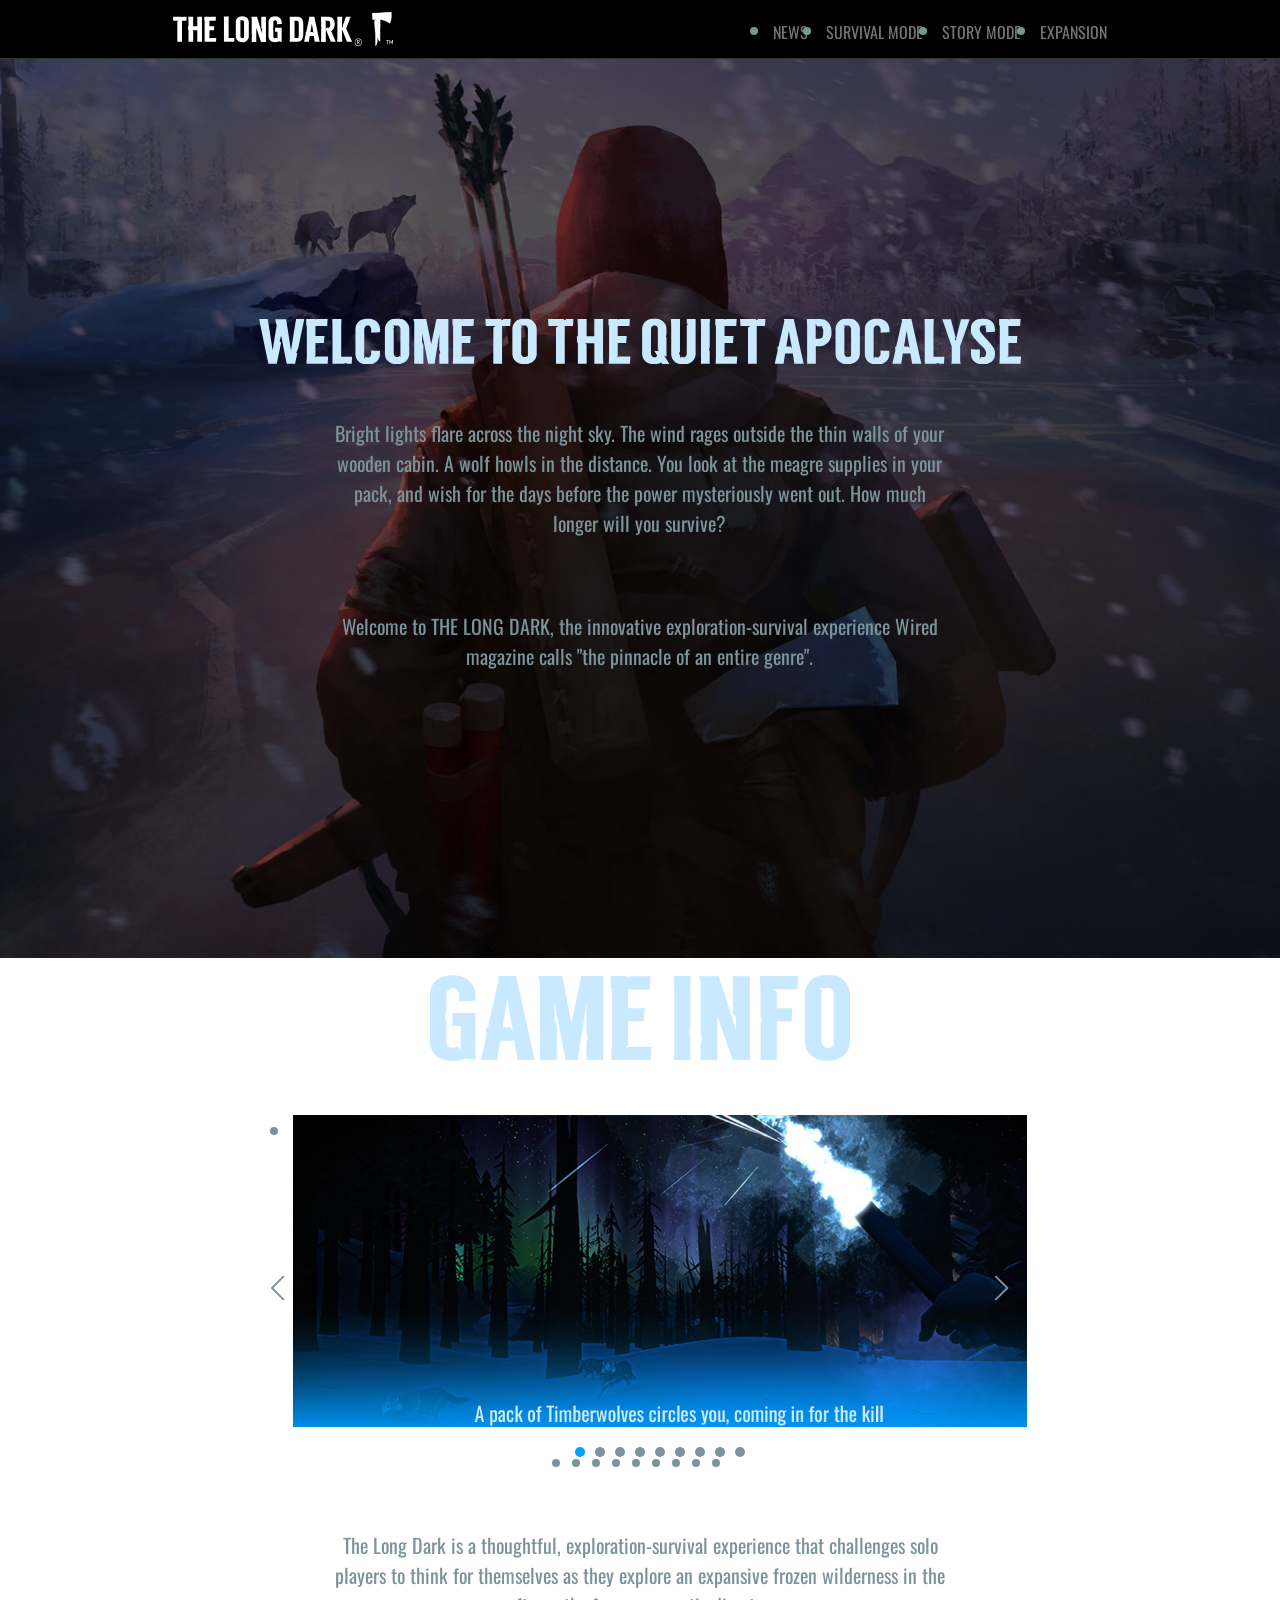
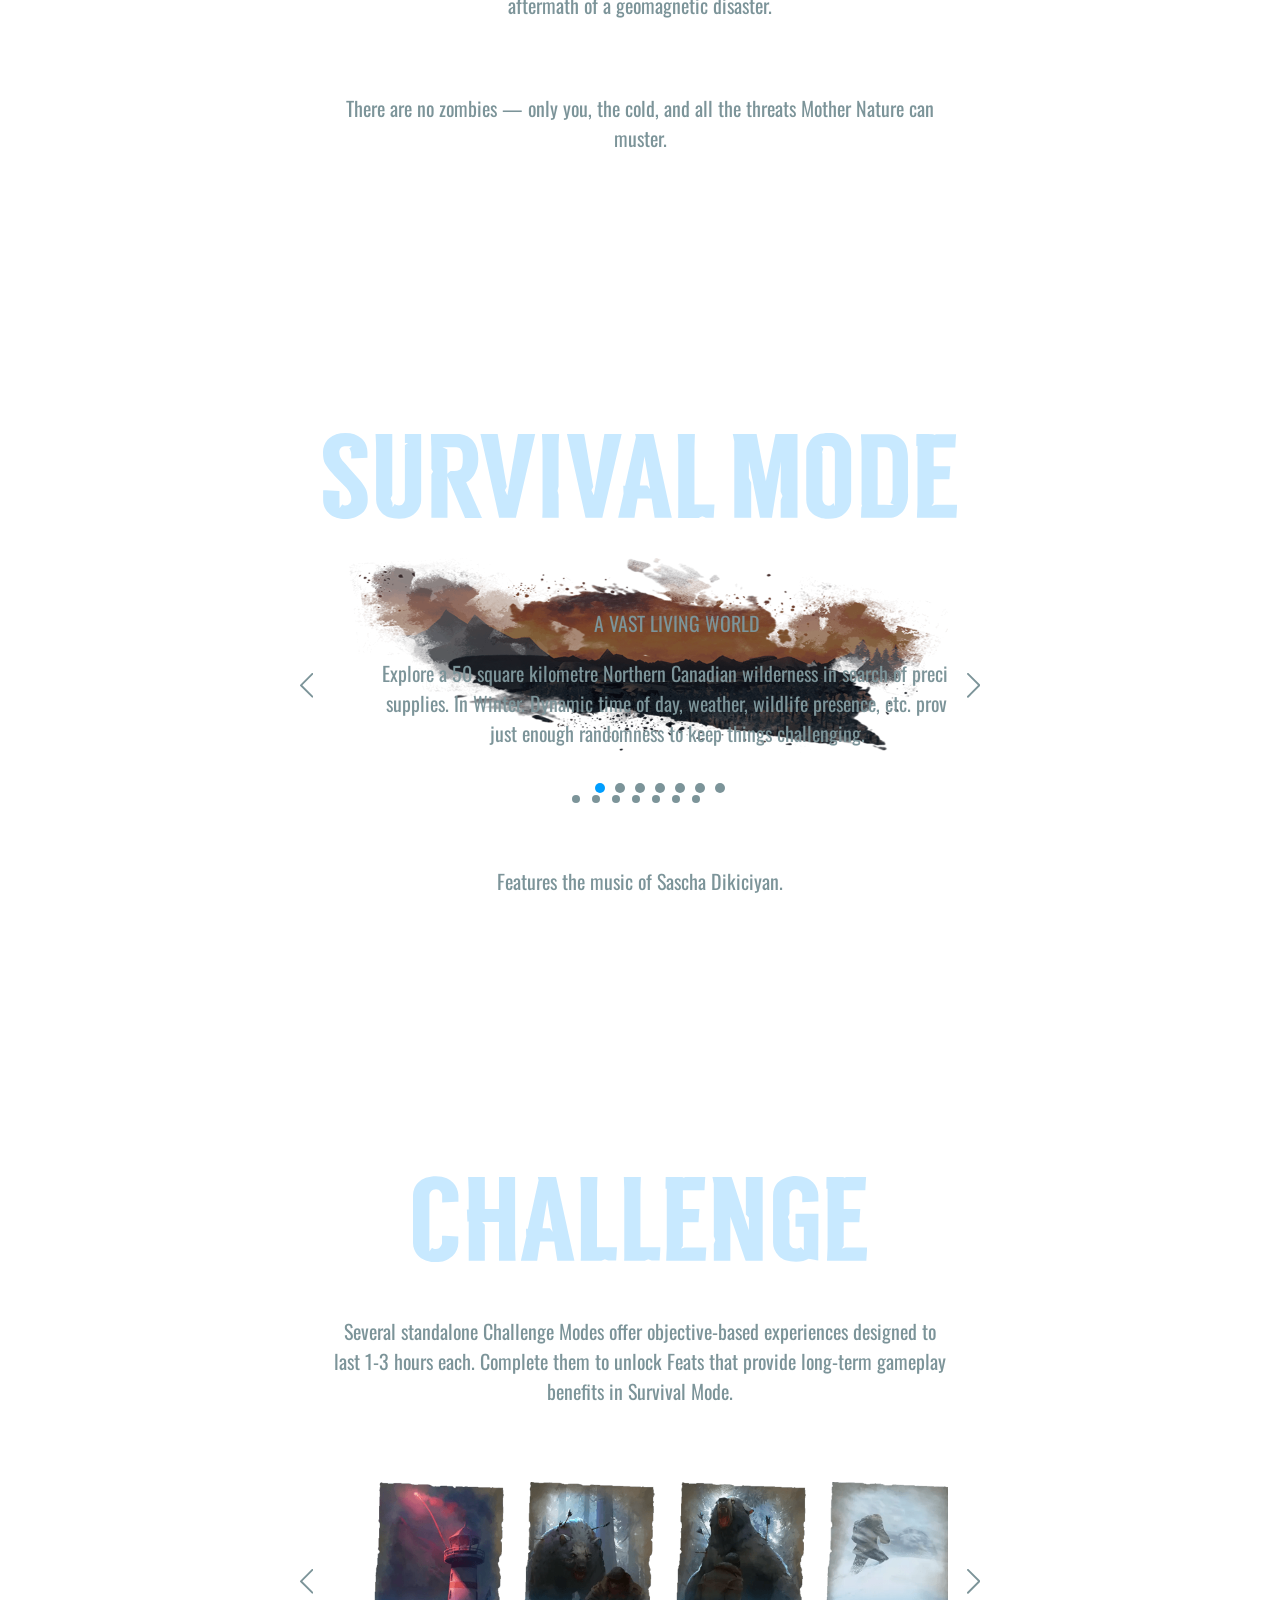
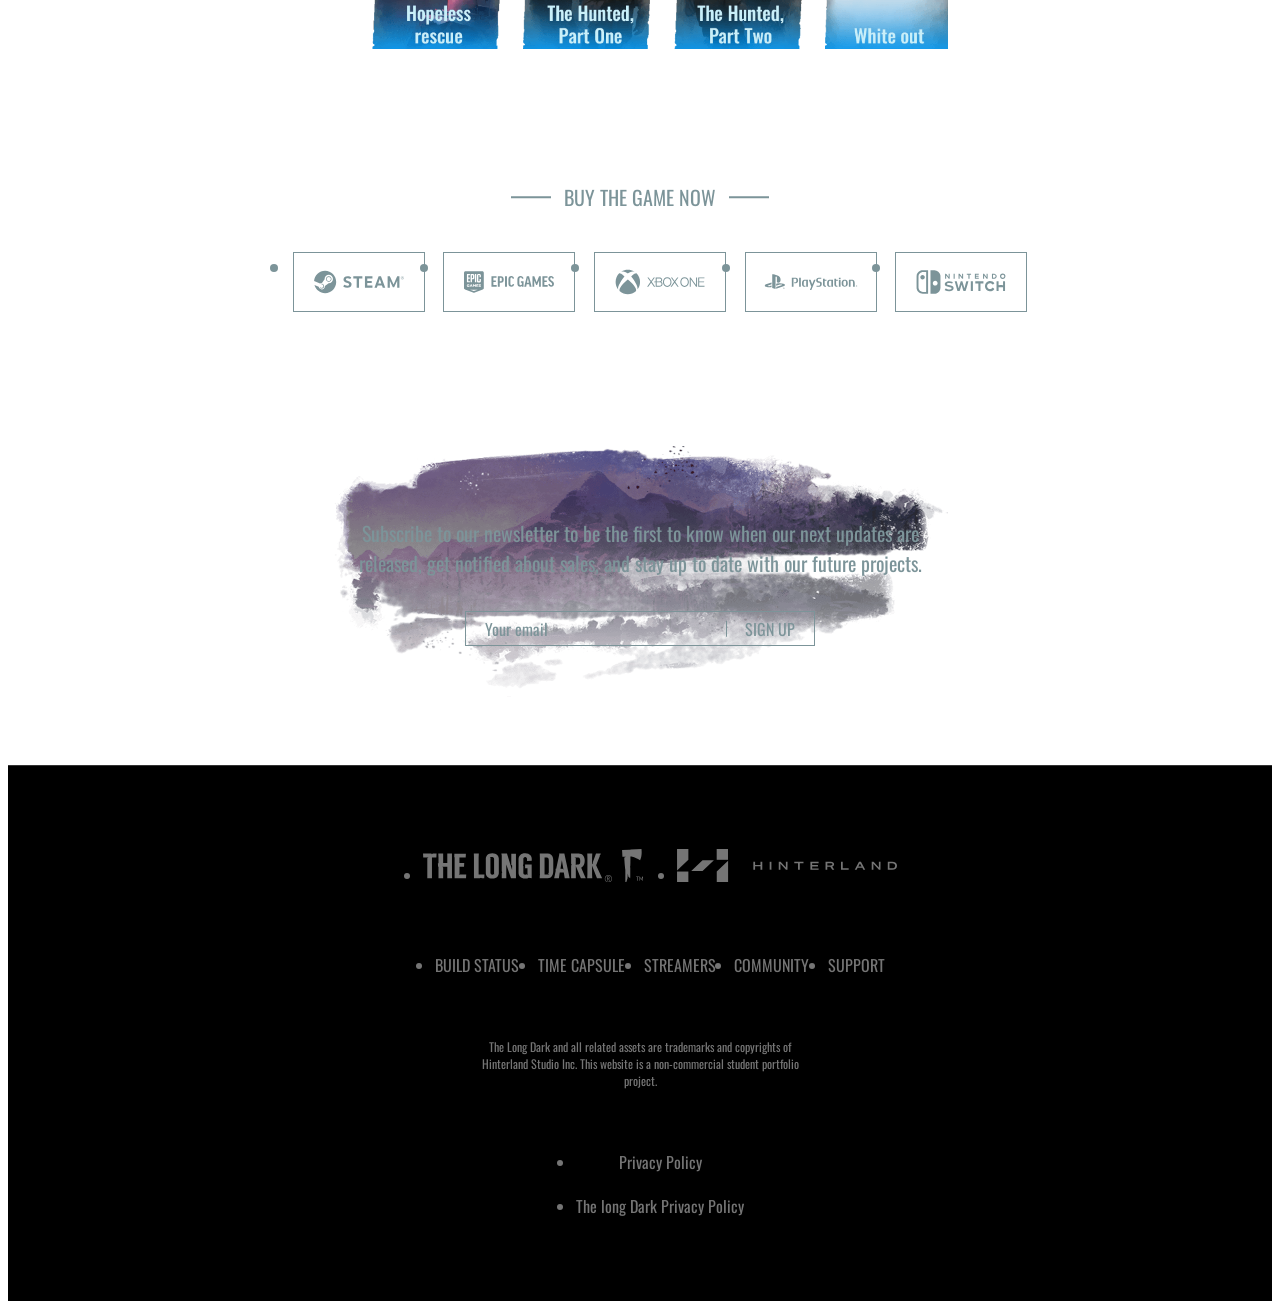
<file: about.html>
<!DOCTYPE html>
<html lang="ko">
<head>
    <meta charset="UTF-8">
    <meta name="viewport" content="width=device-width, initial-scale=1.0">
    <title>The long dark(Fan Portfolio Project)</title>
	<link rel="icon" type="image/png" href="./img/favicon.png">
    <link rel="stylesheet" href="https://meyerweb.com/eric/tools/css/reset/reset.css">
    <link rel="stylesheet" href="./css/public.css">
    <link rel="stylesheet" href="./css/about.css">
    <link rel="preconnect" href="https://fonts.googleapis.com">
    <link rel="preconnect" href="https://fonts.gstatic.com" crossorigin>
    <link href="https://fonts.googleapis.com/css2?family=Oswald:wght@200..700&display=swap" rel="stylesheet">
    <script src="https://code.jquery.com/jquery-3.7.1.min.js"></script>
    <script src="./js/public.js"></script>
    <script src="./js/about.js"></script>
	<script>if ('scrollRestoration' in history) history.scrollRestoration = 'manual';</script>
</head>
<body>
	<!-- 배경 영상, 오버레이 -->
	<div id="backgroundContainer">
		<div class="background"></div>
		<div class="background"></div>
	</div>

	<header>
		<!-- 컨테이너 -->
        <div id="hContainer" class="layout">
			<!-- 더롱다크 로고 -->
			<a href="./index.html"><img src="./img/Logo/TheLongDark.svg" alt="Logo"></a>

			<!-- 네비게이션 메뉴 -->
			<nav>
				<ul id="navMenuList" class="flex fGap_28">
					<li class="addNavElement">
						<button class="sideButton" type="button">
							<p class="sr-only">Side menu close</p>
							<svg viewBox="0 0 25 25" fill="#757575">
								<path d="M.4,1.7C0,1.4,0,.7.4.3.8-.1,1.5-.1,1.8.3l10.7,10.7L23.2.3c.4-.4,1-.4,1.5,0,.4.4.4,1,0,1.5h0l-10.7,10.7,10.7,10.7c.4.4.4,1,0,1.5s-1,.4-1.5,0l-10.7-10.7L1.8,24.5c-.4.4-1,.4-1.5,0-.4-.4-.4-1,0-1.5l10.7-10.7L.4,1.7Z"/>
							</svg>
						</button>
					</li>
					<li><a class="textWhite" href="#news">NEWS</a></li>
					<li><a class="textWhite" href="#survivalMode">SURVIVAL MODE</a></li>
					<li><a class="textWhite" href="#story">STORY MODE</a></li>
					<li><a class="textWhite" href="#expansion">EXPANSION</a></li>
					<li class="addNavElement">
						ABAILABLE NOW
						<svg viewBox="0 0 25 12.5" fill="#757575">
							<path d="M.3.3H.3c.4-.4,1-.4,1.3,0l10.8,10L23.3.3c.4-.4,1-.4,1.3,0,.4.4.4.9,0,1.2l-11.5,10.7h0c-.4.4-1,.4-1.3,0L.3,1.5H.3c-.4-.3-.4-.9,0-1.2"/>
						</svg>

						<ul id="sidePlatformList">
							<li><a href="#steam">
								<svg viewBox="0 0 248 70" fill="#757575">
									<path d="M33.4831 5C17.9438 5 5.20872 17.1523 4 32.596L19.8584 39.2442C21.2025 38.3126 22.8238 37.7668 24.5708 37.7668C24.7287 37.7668 24.8834 37.7701 25.0382 37.7799L32.0906 27.4154C32.0906 27.3664 32.0906 27.3174 32.0906 27.2683C32.0906 21.0288 37.0963 15.9528 43.2495 15.9528C49.4027 15.9528 54.4084 21.0288 54.4084 27.2683C54.4084 33.5079 49.4027 38.5839 43.2495 38.5839C43.1657 38.5839 43.0819 38.5807 42.9949 38.5807L32.9351 45.8563C32.9416 45.9904 32.9448 46.1244 32.9448 46.2584C32.9448 50.9421 29.1865 54.75 24.5708 54.75C20.5159 54.75 17.1283 51.8148 16.3612 47.9319L5.01855 43.1762C8.52867 55.7697 19.939 65 33.4831 65C49.8217 65 63.0693 51.5664 63.0693 34.9984C63.0693 18.4303 49.825 5 33.4831 5Z"></path>
									<path d="M22.5401 50.5238L18.9075 49.0007C19.5522 50.3604 20.6642 51.4978 22.1437 52.1253C25.3412 53.4752 29.0286 51.939 30.363 48.6934C31.0076 47.1213 31.0141 45.3922 30.3726 43.8168C29.7344 42.2414 28.5289 41.0157 26.9786 40.3587C25.4411 39.7083 23.794 39.7344 22.3468 40.2868L26.1018 41.8622C28.4613 42.8591 29.5765 45.6047 28.5934 47.9972C27.6103 50.3898 24.8996 51.5207 22.5401 50.5238Z"></path>
									<path d="M50.6823 27.2683C50.6823 23.1108 47.3463 19.7279 43.2463 19.7279C39.1463 19.7279 35.8103 23.1108 35.8103 27.2683C35.8103 31.4259 39.1463 34.8055 43.2463 34.8055C47.3463 34.8055 50.6823 31.4259 50.6823 27.2683ZM37.6733 27.2552C37.6733 24.1273 40.1746 21.5909 43.2592 21.5909C46.3439 21.5909 48.8451 24.1273 48.8451 27.2552C48.8451 30.3832 46.3439 32.9196 43.2592 32.9196C40.1746 32.9196 37.6733 30.3832 37.6733 27.2552Z"></path>
									<path d="M96.5976 32.7366C92.1043 31.1023 89.0842 30.5172 89.0842 28.0037C89.0842 25.9348 90.786 24.781 93.5355 24.781C95.94 24.781 98.6959 25.6472 100.73 27.0886L103.37 22.3819C101.394 20.8588 97.8288 19.4337 93.3969 19.4337C87.0374 19.4337 82.6151 22.6499 82.6151 28.2456C82.6151 33.2105 85.9512 35.3481 90.7603 36.9758C94.9827 38.3943 97.6 39.0807 97.6 41.3654C97.6 43.3625 95.8852 44.7124 92.2752 44.7124C89.5967 44.7124 86.5958 43.9148 84.0849 42.5715L82.1606 47.788C85.2517 49.6936 89.2711 50.5663 92.604 50.5663C99.4437 50.5663 104.201 47.1213 104.201 40.9863C104.198 36.5019 101.426 34.4656 96.5976 32.7366Z"></path>
									<path d="M108.765 25.3595H117.79V50.0498H124.005V25.3595H133.001V19.9534H108.765V25.3595Z"></path>
									<path d="M139.889 50.0498H159.905V44.5947H146.103V37.5315H158V32.1253H146.103V25.3432H159.905V19.9534H139.889V50.0498Z"></path>
									<path d="M176.428 19.9534L165.298 50.0531H171.812L173.778 44.209H185.382L187.39 50.0531H194.127L182.684 19.9534H176.428ZM175.467 39.1853L179.519 27.1343L183.658 39.1853H175.467Z"></path>
									<path d="M216.37 41.6792L206.394 19.9534H200.454V50.0498H206.407V31.7429L214.401 49.1739H217.908L226.03 31.586V50.0498H231.984V19.9534H225.992L216.37 41.6792Z"></path>
									<path d="M241.373 22.797C241.373 22.1793 241.015 21.6106 239.952 21.6106H238.53V25.7485H239.181V24.1404H240.01L240.815 25.7485H241.595L240.641 23.9345C241.044 23.7416 241.373 23.3625 241.373 22.797ZM239.913 23.5357H239.188V22.2381H239.913C240.461 22.2381 240.661 22.4833 240.661 22.8624C240.658 23.235 240.38 23.5357 239.913 23.5357Z"></path>
									<path d="M239.894 19.5611C237.692 19.5611 235.777 21.1627 235.777 23.7481C235.777 26.3335 237.695 27.9481 239.894 27.9481C242.089 27.9481 244 26.3368 244 23.7481C244 21.1627 242.089 19.5611 239.894 19.5611ZM239.894 27.2716C238.005 27.2716 236.467 25.9119 236.467 23.7481C236.467 21.5942 238.008 20.2377 239.894 20.2377C241.779 20.2377 243.307 21.5778 243.307 23.7481C243.307 25.9119 241.779 27.2716 239.894 27.2716Z"></path>
								</svg>
							</a></li>
							<li><a href="#epic">
								<svg viewBox="0 0 258 70" fill="#757575">
									<path d="M80.2533 18.736V47.9306H94.7787V43.3803H85.646V34.8836H92.3868V30.7763H85.646V23.3669H94.3873V18.736H80.2533Z"></path>
									<path d="M106.532 18.736H97.9208V47.9306H103.313V37.34H106.793C111.663 37.34 114.403 33.9977 114.403 28.0783C114.403 22.038 111.576 18.736 106.532 18.736ZM103.313 23.2058H106.358C108.228 23.2058 109.011 24.3333 109.011 28.1185C109.011 31.8635 108.228 33.2326 106.358 33.2326H103.313V23.2058Z"></path>
									<path d="M117.933 18.736V47.9306H123.326V18.736H117.933Z"></path>
									<path d="M135.641 18.3333C130.596 18.3333 127.421 21.6756 127.421 27.2729V39.9172C127.421 45.0313 130.509 48.3333 135.554 48.3333C139.946 48.3333 142.555 46.2796 143.338 41.4474L139.163 40.2796C138.685 43.0581 137.772 44.0246 135.988 44.0246C133.814 44.0246 132.857 42.4541 132.857 39.8769V27.2729C132.857 24.293 133.857 22.8031 136.032 22.8031C137.728 22.8031 138.728 23.8904 139.207 26.2662L143.295 25.0984C142.599 21.0716 139.729 18.3333 135.641 18.3333Z"></path>
									<path d="M161.224 18.3333C155.179 18.3333 152.308 22.1991 152.308 27.9575V39.1118C152.308 45.3937 155.396 48.3333 160.006 48.3333C162.05 48.3333 163.746 47.6488 165.007 46.3602H165.094V47.9306H169.487V33.1924H162.094V36.8165H164.746V42.0514C163.877 43.34 162.92 43.783 161.528 43.783C159.093 43.783 157.701 42.3333 157.701 39.0716V27.9977C157.701 24.3736 158.919 22.8031 161.615 22.8031C163.355 22.8031 164.616 23.7293 165.355 26.3065L169.487 25.1387C168.66 20.7494 165.529 18.3333 161.224 18.3333Z"></path>
									<path d="M178.088 41.3669H184.959L186.264 47.9306H191.787L184.742 18.736H178.436L171.39 47.9306H176.783L178.088 41.3669ZM181.48 23.8501H181.567L184.176 37.4206H178.871L181.48 23.8501Z"></path>
									<path d="M212.464 18.736L205.897 35.9306H205.81L199.286 18.736H194.285V47.9306H199.156V30.7763H199.243L204.636 43.34H207.071L212.507 30.7763H212.594V47.9306H217.465V18.736H212.464Z"></path>
									<path d="M221.891 18.736V47.9306H236.416V43.3803H227.283V34.8836H234.024V30.7763H227.283V23.3669H236.025V18.736H221.891Z"></path>
									<path d="M245.82 18.3333C241.037 18.3333 238.21 21.6756 238.21 25.9843C238.21 34.5615 248.908 34.7628 248.908 40.9239C248.908 43.0581 247.995 44.0649 245.994 44.0649C244.342 44.0649 242.82 43.0179 242.211 40.1185L237.949 41.3266C238.732 45.8367 242.124 48.3333 246.125 48.3333C250.996 48.3333 254.04 45.3937 254.04 40.1588C254.04 31.4608 243.559 30.8971 243.559 25.6219C243.559 23.689 244.472 22.642 246.386 22.642C248.125 22.642 249.3 23.6487 249.908 26.1857L253.823 24.8165C252.735 20.8702 250.256 18.3333 245.82 18.3333Z"></path>
									<g clip-path="url(#clip0_74_217)">
										<path d="M28.8955 23.189V17.4195C28.8955 16.5017 28.437 16.0708 27.5002 16.0708H25.9655V24.5377H27.5002C28.437 24.5377 28.8955 24.107 28.8955 23.189Z"></path>
										<path d="M53.9905 5H8.98311C5.35553 5 4 6.2739 4 9.70185V51.0809C4 51.4742 4.02002 51.8303 4.05982 52.1674C4.13966 52.9168 4.15943 53.6473 4.89701 54.4715C4.97685 54.5465 5.7342 55.0896 5.7342 55.0896C6.1329 55.2769 6.41197 55.4081 6.87023 55.5953L29.0151 64.3245C30.1712 64.8116 30.6495 65.0176 31.4867 64.9988C32.3239 65.0176 32.8021 64.8302 33.9582 64.3245L56.1031 55.5953C56.5616 55.4267 56.8407 55.2769 57.2391 55.0896C57.2391 55.0896 57.9965 54.5651 58.0763 54.4715C58.8139 53.6473 58.8337 52.9168 58.9135 52.1674C58.9533 51.8301 58.9733 51.4742 58.9733 51.0809V9.70185C58.9733 6.2739 57.6381 5 53.9905 5ZM34.2971 12.98H38.0245V35.9642H34.2971V12.98ZM32.7025 44.1312L32.7624 44.2062L32.8222 44.2998L32.882 44.3749L32.9418 44.2998L33.0016 44.2062L33.0614 44.1312L33.1213 44.0376L33.1811 43.9625L33.2409 43.8689L33.3007 43.7939L33.3605 43.7003L33.4203 43.6253L33.4601 43.5502L33.52 43.4566L33.5798 43.3816L33.6396 43.288L33.6994 43.2129L33.7592 43.1193L33.819 43.0443L33.8789 42.9507L33.9387 42.8756L33.9985 42.8006L34.0583 42.707L34.1181 42.6319L34.178 42.5383L34.2378 42.4633L34.2976 42.3697L34.3374 42.2947L34.3972 42.2196L34.457 42.126L34.5168 42.051L34.5767 41.9574L34.6365 41.8823L34.6963 41.7887L34.7561 41.7137L34.8159 41.6201L34.8757 41.545H36.9488V48.4945L36.4903 48.5134H34.6365V44.4111L34.5767 44.4861L34.5168 44.5797L34.3972 44.7295L34.3374 44.8232L34.2177 44.973L34.1579 45.0666L34.0981 45.1416L34.0383 45.2167L33.9785 45.2917L33.9187 45.3853L33.799 45.5351L33.7392 45.6287L33.6196 45.7786L33.5598 45.8722L33.52 45.9472L33.4601 46.0223L33.4003 46.1159L33.2807 46.2657L33.2209 46.3593L33.1611 46.4343L33.1213 46.5094L33.0614 46.5844L33.0016 46.678L32.882 46.8279L32.8422 46.9215L32.7226 47.0713L32.6627 47.1649L32.6029 47.2399H32.5631L32.5033 47.1463L32.4435 47.0713L32.3837 46.9777L32.3239 46.9026L32.264 46.809L32.2042 46.734L32.1444 46.6404L32.0846 46.5654L32.0248 46.4717L31.985 46.3967L31.9252 46.3031L31.8653 46.2281L31.8055 46.1344L31.9051 46.0408L31.8453 45.9472L31.7855 45.8722L31.7257 45.7786L31.6659 45.7035L31.606 45.6099L31.5462 45.5349L31.5064 45.4787L31.4466 45.4036L31.3868 45.31L31.327 45.235L31.2672 45.1414L31.2073 45.0663L31.1475 44.9727L31.1077 44.9165L31.0479 44.8229L30.9881 44.7479L30.9283 44.6543L30.8685 44.5792L30.8086 44.4856L30.7488 44.4106V48.4941H28.8354V41.5445H30.9085L30.9683 41.6196L31.0281 41.7132L31.088 41.7882L31.1478 41.8818L31.2076 41.9569L31.2674 42.0505L31.3272 42.1255L31.3871 42.2191L31.5067 42.369L31.5665 42.4626L31.6263 42.5376L31.6861 42.6312L31.746 42.7063L31.8058 42.7999L31.9254 42.9497L31.9852 43.0433L32.0451 43.1183L32.1049 43.212L32.1647 43.287L32.2245 43.3806L32.2843 43.4556L32.3241 43.5493L32.3839 43.6243L32.4237 43.6993L32.4835 43.7929L32.5434 43.868L32.6032 43.9616L32.663 44.0366L32.7025 44.1312ZM22.258 12.98H28.0981C31.1278 12.98 32.6227 14.3849 32.6227 17.2509V23.3577C32.6227 26.2237 31.1278 27.6286 28.0981 27.6286H25.9852V35.9645H22.258V12.98ZM12.1124 12.98H20.4042V16.1645H15.8396V22.6645H20.2247V25.849H15.8398V32.78H20.464V35.9645H12.1124V12.98ZM19.1485 47.578L19.0887 47.6154L19.0089 47.6716L18.929 47.7278L18.7696 47.8402L18.6898 47.8964L18.6099 47.9527L18.5301 48.0089L18.3309 48.1213L18.2312 48.1775L18.1316 48.2149L18.032 48.2711L17.9324 48.3085L17.8328 48.3459L17.7332 48.3833L17.6336 48.4207L17.534 48.4581L17.4344 48.4955L17.3347 48.5329L17.2351 48.5703L17.1355 48.6077L17.0359 48.6265L16.9363 48.6453L16.8367 48.6642L16.7371 48.683L16.6375 48.7018L16.5178 48.7206L16.4182 48.7394L16.2986 48.7583L16.199 48.7771L16.0793 48.7959H15.7605L15.6609 48.7771L15.5412 48.7583L15.4416 48.7394L15.342 48.7206L15.2424 48.7018L15.1428 48.683L15.0432 48.6642L14.9436 48.6453L14.844 48.6265L14.6447 48.5891L14.5451 48.5517L14.4455 48.5143L14.3459 48.4769L14.2463 48.4395L14.1467 48.4021L14.0471 48.3647L13.9475 48.3273L13.8479 48.2711L13.768 48.2337L13.6684 48.1775L13.509 48.0651L13.4291 48.0089L13.3493 47.9527L13.2694 47.8964L13.11 47.784L13.0302 47.709L12.9503 47.6528L12.8705 47.5777L12.7907 47.5027L12.7308 47.4277L12.671 47.3526L12.6112 47.2776L12.5514 47.2025L12.4317 47.0527L12.392 46.9777L12.3321 46.8841L12.2723 46.809L12.2325 46.7154L12.1927 46.6218L12.1529 46.5282L12.1131 46.4346L12.0733 46.3596L12.0336 46.2659L12.0135 46.1723L11.9737 46.0787L11.9537 45.9851L11.9139 45.8915L11.8939 45.7979V45.7043L11.8739 45.6107V45.517L11.8538 45.4234V44.6178L11.8739 44.5054L11.8939 44.4118L11.9139 44.3182L11.9339 44.2246L11.9737 44.131L11.9938 44.0373L12.0336 43.9437L12.0733 43.8501L12.1131 43.7565L12.1529 43.6629L12.1927 43.5693L12.2325 43.4757L12.2723 43.382L12.3121 43.2884L12.3719 43.1948L12.4317 43.1198L12.4715 43.0448L12.5314 42.9697L12.5912 42.8947L12.7108 42.7449L12.7706 42.6698L12.8304 42.5948L12.9103 42.5198L12.9701 42.4447L13.1295 42.2949L13.2094 42.2387L13.2892 42.1636L13.3691 42.1074L13.7678 41.8263L13.8674 41.7701L13.967 41.7139L14.0666 41.6577L14.1662 41.6203L14.2658 41.5829L14.3654 41.5267L14.4453 41.4893L14.5449 41.4519L14.6445 41.4145L14.7441 41.3957L14.8437 41.3583L14.9433 41.3395L15.0429 41.3021L15.1425 41.2832L15.2422 41.2644L15.3418 41.2456L15.4414 41.2268L15.541 41.208L15.6406 41.1892L15.7402 41.1703H16.1587L16.3979 41.2077H16.4976L16.5972 41.2266L16.7168 41.2454L16.8164 41.2642L16.916 41.283L17.0156 41.3018L17.1152 41.3206L17.2149 41.3395L17.3145 41.3583L17.4141 41.3957L17.5137 41.4145L17.5935 41.4519L17.6931 41.4893L17.8726 41.5643L17.9722 41.6017L18.0718 41.6579L18.1714 41.6953L18.2513 41.7516L18.3509 41.8078L18.4307 41.864L18.5303 41.9202L18.6102 41.9764L18.8494 42.1451L18.9293 42.2201L19.0091 42.2763L18.9493 42.3513L18.8695 42.4264L18.8097 42.5014L18.7298 42.5765L18.67 42.6515L18.6102 42.7265L18.5303 42.8016L18.4705 42.8766L18.4107 42.9516L18.3309 43.0267L18.271 43.1017L18.1912 43.1767L18.1314 43.2518L18.0716 43.3268L17.9917 43.4018L17.9319 43.4769L17.8521 43.5519L17.7922 43.6269L17.7124 43.5707L17.6326 43.4957L17.3933 43.327L17.3134 43.2708L17.2336 43.2146L17.134 43.1584L17.0541 43.121L16.9743 43.0836L16.8945 43.0462L16.7948 43.0088L16.6952 42.9714L16.5956 42.9526L16.496 42.9338L16.3964 42.915L16.2968 42.8961L16.1772 42.8773L16.0575 42.8585H15.8383L15.7387 42.8773L15.6391 42.8961L15.5394 42.915L15.4398 42.9338L15.3402 42.9712L15.2406 43.0086L15.1608 43.2334L15.0612 43.2708L14.9017 43.3833L14.8219 43.4395L14.5826 43.6081L14.5228 43.6832L14.443 43.7582L14.3831 43.8332L14.3233 43.9083L14.2635 43.9833L14.2237 44.0769L14.1639 44.1519L14.1241 44.2456L14.0843 44.3392L14.0445 44.4328L14.0047 44.5264L13.9847 44.62L13.9647 44.7136L13.9446 44.826V45.5192L13.9647 45.6128L13.9847 45.7064L14.0047 45.8L14.0445 45.8937L14.1641 45.8563L14.2039 45.9499L14.2437 46.0435L14.3036 46.1371L14.4032 46.2869L14.463 46.362L14.5228 46.437L14.6026 46.512L14.6625 46.5871L15.0612 46.8681L15.1608 46.9055L15.2604 46.9429L15.36 46.9803L15.4596 47.0177L15.5592 47.0551L15.6588 47.0739L15.7584 47.0928L15.858 47.1116L15.9777 47.1304H16.1571L16.2768 47.1116L16.3964 47.0928L16.496 47.0739L16.5956 47.0551L16.6952 47.0363L16.7948 47.0175L16.8945 46.9987L16.9941 46.9613L17.0739 46.9239L17.1735 46.8865L17.2534 46.8491L17.3332 46.7929V45.8563H15.8583V44.4702H19.1473V47.578H19.1485ZM19.9459 48.4021L20.0258 48.2335L20.0656 48.1399L20.1054 48.0463L20.1852 47.8776L20.225 47.784L20.2648 47.6904L20.3046 47.5968L20.3444 47.5406L20.3842 47.4469L20.424 47.3533L20.4638 47.2597L20.5036 47.1661L20.5433 47.0725L20.5831 46.9789L20.6229 46.8853L20.6627 46.7917L20.7025 46.6981L20.7423 46.6044L20.7821 46.5108L20.8619 46.3422L20.9017 46.2486L20.9415 46.155L20.9813 46.0613L21.0211 45.9677L21.0609 45.8741L21.1007 45.7805L21.1405 45.6869L21.1803 45.5933L21.2201 45.4997L21.2599 45.4061L21.2997 45.3124L21.3395 45.2188L21.3793 45.1252L21.419 45.0316L21.4588 44.938L21.4986 44.8444L21.5384 44.7508L21.5782 44.6572L21.618 44.5635L21.6578 44.4699L21.6976 44.3763L21.7374 44.2827L21.7772 44.1891L21.817 44.0955L21.8568 44.0019L21.8966 43.9083L21.9364 43.8146L21.9761 43.721L22.0159 43.6274L22.0557 43.5338L22.0955 43.4402L22.1353 43.3466L22.2152 43.1779L22.255 43.0843L22.2947 42.9907L22.3345 42.8971L22.3743 42.8035L22.4141 42.7099L22.4539 42.6163L22.4937 42.5226L22.5335 42.429L22.5733 42.3354L22.6131 42.2418L22.6331 42.1482L22.6729 42.0546L22.7127 41.961L22.7525 41.8674L22.7923 41.7738L22.8321 41.6801L22.8719 41.5865L22.9117 41.4929L22.9515 41.3993L23.0313 41.2307L23.0711 41.137H24.9447L24.9845 41.2307L25.0243 41.3243L25.0641 41.4179L25.1039 41.5115L25.1437 41.6051L25.1835 41.6987L25.2233 41.7923L25.263 41.8859L25.3028 41.9796L25.3426 42.0732L25.3824 42.1668L25.4222 42.2604L25.462 42.354L25.5018 42.4476L25.5416 42.5412L25.5814 42.6348L25.6212 42.7285L25.661 42.8221L25.7008 42.9157L25.7406 43.0093L25.7804 43.1029L25.8201 43.1965L25.8599 43.2901L25.8997 43.3837L25.9395 43.4774L25.9793 43.571L26.0191 43.6646L26.0589 43.7582L26.0987 43.8518L26.1385 43.9454L26.2183 44.1141L26.2581 44.2077L26.2979 44.3013L26.3377 44.3949L26.3775 44.4885L26.4173 44.5821L26.4571 44.6757L26.4969 44.7693L26.5367 44.863L26.5765 44.9566L26.6163 45.0502L26.6561 45.1438L26.6959 45.2374L26.7356 45.331L26.7754 45.4246L26.8152 45.5182L26.855 45.6119L26.8948 45.7055L26.9346 45.7991L26.9744 45.8927L27.0142 45.9863L27.054 46.0799L27.0938 46.1735L27.1336 46.2671L27.1734 46.3608L27.2132 46.4544L27.253 46.548L27.2927 46.6416L27.3325 46.7352L27.3723 46.8288L27.4121 46.9224L27.4519 47.016L27.4917 47.1097L27.5315 47.2033L27.5713 47.2969L27.6111 47.3905L27.6509 47.4841L27.6907 47.5777L27.7305 47.6713L27.7703 47.7649L27.8101 47.8586L27.8498 47.9522L27.8896 48.0458L27.9294 48.1394L27.9692 48.233L28.009 48.3266L28.0488 48.4202L28.1287 48.5889L27.9294 48.5138H25.9562L25.9164 48.4202L25.8766 48.3266L25.8368 48.233L25.797 48.1394L25.7572 48.0458L25.7175 47.9522L25.6777 47.8586L25.6379 47.7649L25.5981 47.6713L25.5583 47.5777L25.5185 47.4841L25.4787 47.3905L25.4389 47.2969L25.3991 47.2033L25.3593 47.1097H22.4973L22.4575 47.2033L22.4177 47.2969L22.3779 47.3905L22.2981 47.5777L22.2182 47.7464L22.1785 47.84L22.1387 47.9336L22.0989 48.0272L22.0591 48.1208L22.0193 48.2144L21.9795 48.308L21.9397 48.4017L21.8999 48.4953H19.9067L19.9459 48.4021ZM31.3272 60.1097L20.8827 56.738H42.1905L31.3272 60.1097ZM43.9842 48.5146H38.0843V41.5651H43.9244V43.1386H40.0178V44.2813H43.526V45.7612H40.0178V46.9412H43.9842V48.5146ZM39.9579 31.8805V17.0446C39.9579 14.1786 41.4529 12.7737 44.4825 12.7737H46.2963C49.326 12.7737 50.7811 14.1598 50.7811 17.0072V21.7091H47.1335V17.2133C47.1335 16.2955 46.675 15.8646 45.7382 15.8646H45.1202C44.1437 15.8646 43.6851 16.2955 43.6851 17.2133V31.7307C43.6851 32.6485 44.1437 33.0794 45.1202 33.0794H45.8178C46.7546 33.0794 47.2131 32.6485 47.2131 31.7307V26.5231H50.8407V31.8805C50.8407 34.7465 49.3457 36.1515 46.3161 36.1515H44.4823C41.4529 36.1515 39.9579 34.7465 39.9579 31.8805ZM51.1002 46.7164L50.9608 46.604L50.9408 46.6976L50.9208 46.81L50.9008 46.9036L50.861 46.9972L50.8409 47.0908L50.8011 47.1844L50.7613 47.2781L50.7216 47.3531L50.6818 47.4467L50.6219 47.5217L50.5621 47.5968L50.3827 47.8216L50.3028 47.8967L50.1634 48.0277L50.0836 48.0839L50.0037 48.1401L49.9239 48.1775L49.8441 48.2337L49.7444 48.2899L49.6448 48.3273L49.5452 48.3836L49.4456 48.421L49.346 48.4584L49.2464 48.4958V48.4769L49.1468 48.5143L49.0472 48.5331L48.8677 48.5705L48.7681 48.5894L48.6685 48.6082L48.5689 48.627L48.4693 48.6458L48.3496 48.6646L48.25 48.6835H47.8513L47.7517 48.6646H47.6321L47.5325 48.6458L47.4329 48.627L47.3132 48.6082L47.2136 48.5894L47.114 48.5705L47.0144 48.5517L46.9148 48.5329L46.8152 48.5141L46.7156 48.4953L46.6159 48.4579L46.5163 48.439L46.4167 48.4017L46.3171 48.3643L46.2175 48.3269L46.1179 48.2895L46.0183 48.2521L45.9187 48.2147L45.8191 48.1773L45.7195 48.1399L45.6198 48.1025L45.5202 48.0651L45.4206 48.0089L45.3408 47.9527L45.2412 47.8964L45.0019 47.7278L44.9221 47.6716L44.7626 47.5591L44.6828 47.5029L44.6029 47.4279L44.6628 47.3529L44.7426 47.2778L44.8024 47.2028L44.8823 47.1278L44.9421 47.0527L45.0019 46.9777L45.0817 46.9026L45.1416 46.8276L45.2214 46.7526L45.2812 46.6775L45.3611 46.6025L45.4807 46.4527L45.5605 46.3776L45.6204 46.3026L45.7002 46.2276L45.76 46.1525L45.8399 46.2088L45.9395 46.265L46.0193 46.3212L46.1189 46.3774L46.1988 46.4336L46.2984 46.4898L46.3782 46.5461L46.4778 46.5835L46.5577 46.6397L46.6573 46.6771L46.7569 46.7145L46.8565 46.7519L46.9561 46.7893L47.0557 46.8266L47.1553 46.864L47.2549 46.9014L47.3546 46.9388L47.4542 46.9577L47.6534 46.9951L47.773 47.0139L47.8726 47.0327H47.9722L48.0919 47.0515H48.3111L48.4308 47.0327L48.5304 47.0139L48.63 46.9951L48.7296 46.9762L48.8094 46.9388L48.8893 46.9014L48.9691 46.8452L49.0289 46.7702L49.0687 46.6952L49.1085 46.6015L49.1286 46.5079V46.4891L49.1085 46.3767L49.0687 46.2831L49.0089 46.208L48.8495 46.0956L48.7696 46.0582L48.67 46.0208L48.5704 45.9834L48.4508 45.9272L48.3709 45.9084L48.2911 45.8896L48.1915 45.8522L48.0919 45.8333L47.9923 45.7959L47.8927 45.7771L47.773 45.7397L47.6734 45.7209L47.5538 45.6835L47.4542 45.6647L47.3546 45.6273L47.2549 45.6085L47.1553 45.5711L47.0557 45.5337L46.9561 45.5149L46.8565 45.4775L46.7569 45.4401L46.6573 45.4027L46.5376 45.3653L46.438 45.3279L46.3384 45.2905L46.2388 45.2531L46.1392 45.1969L46.0396 45.1407L45.9598 45.0844L45.8601 45.0282L45.6209 44.8596L45.541 44.7845L45.4612 44.7095L45.4014 44.6345L45.3415 44.5594L45.2817 44.4844L45.2219 44.4094L45.1621 44.3158L45.1223 44.2407L45.0825 44.1657L45.0625 44.0721L45.0227 43.997L45.0027 43.9034L44.9826 43.8098L44.9626 43.7162L44.9426 43.6226L44.9226 43.5102V43.2853L44.9426 43.1917L44.9626 43.0981L44.9826 43.0045L45.0027 42.9109L45.0227 42.8172L45.0625 42.7236L45.0825 42.63L45.1223 42.5364L45.1621 42.4428L45.2019 42.3492L45.2617 42.2556L45.3215 42.162L45.4412 42.0121L45.76 41.7125L45.9194 41.6L45.9993 41.5438L46.0791 41.4876L46.1787 41.4314L46.2784 41.394L46.378 41.3378L46.4776 41.3004L46.5772 41.263L46.6768 41.2256L46.7764 41.1882L46.8562 41.1694L46.9559 41.1506L47.0555 41.1317L47.1551 41.1129L47.2547 41.0941L47.3543 41.0753L47.4539 41.0565L47.5535 41.0376L47.6531 41.0188H48.0916L48.2113 41.0376L48.3309 41.0565H48.4305L48.5501 41.0753L48.6498 41.0941L48.7694 41.1129L48.869 41.1317L48.9686 41.1506L49.0682 41.1694L49.1678 41.1882L49.2674 41.207L49.3671 41.2444L49.4667 41.2818L49.5663 41.3006L49.6659 41.338L49.7655 41.3754L49.8651 41.4128L49.9647 41.4502L50.0643 41.4876L50.1639 41.5438L50.2438 41.5812L50.3434 41.6374L50.443 41.6936L50.5228 41.7499L50.6225 41.8061L50.7023 41.8623L50.7821 41.9185L50.9416 42.0309L50.8818 42.106L50.8219 42.181L50.7621 42.2561L50.7023 42.3311L50.6425 42.4247L50.5827 42.4997L50.4032 42.7246L50.3434 42.7996L50.2836 42.8747L50.2238 42.9497L50.1639 43.0433L50.1041 43.1183L50.0443 43.1934L49.8451 43.6055L49.7853 43.6805L49.7054 43.6243L49.6058 43.5681L49.4464 43.4556L49.3468 43.4182L49.2669 43.362L49.1673 43.3246L49.0875 43.2872L48.9879 43.2498L48.908 43.2124L48.8084 43.175L48.7286 43.1376L48.6089 43.1003L48.5093 43.0629L48.4097 43.0255L48.3101 43.0066L48.2503 43.044L48.1507 43.0252L48.0511 43.0064L47.9515 42.9876L47.8518 42.9688H47.6326L47.513 42.9876L47.4133 43.0064L47.3137 43.0252L47.2339 43.0626L47.1541 43.1L47.0544 43.175L46.9946 43.2687L46.9548 43.3623L46.9348 43.4559V43.4747L46.9548 43.6057L46.9946 43.7181L47.0344 43.7744L47.1143 43.8494L47.2139 43.9056L47.2937 43.9618L47.3933 43.9992L47.513 44.0366L47.6326 44.074L47.7124 44.0928L47.7923 44.1302L47.8919 44.149L47.9915 44.1864L48.0911 44.2053L48.2107 44.2427L48.3304 44.2801L48.45 44.3175L48.5697 44.3363L48.6693 44.3737L48.7889 44.4111L48.8885 44.4299L48.9881 44.4673L49.0877 44.5047L49.1873 44.5421L49.287 44.5795L49.3866 44.6169L49.4862 44.6357L49.6058 44.6731L49.7054 44.7293L49.805 44.7667L49.9046 44.8229L50.0043 44.8791L50.1039 44.9353L50.1837 44.9916L50.3431 45.104L50.423 45.179L50.5028 45.2541L50.6623 45.4039L50.7221 45.4789L50.7819 45.5725L50.8417 45.6476L50.9015 45.7412L50.9413 45.8162L50.9811 45.9098L51.0011 46.0034L51.0212 46.097L51.061 46.2843L51.081 46.3779L51.101 46.4903V46.7164H51.1002Z"></path>
										<path d="M24.7696 45.6484L24.7296 45.5548L24.6898 45.4612L24.65 45.3675L24.6102 45.2737L24.5701 45.1801L24.5303 45.0865L24.4905 44.9929L24.4505 44.8992L24.4107 44.8054L24.3709 44.7118L24.3311 44.6182L24.2911 44.5246L24.2513 44.4309L24.2115 44.3371L24.1714 44.2435L24.1316 44.1499L24.0918 44.0563L24.0521 43.9626L24.012 43.8688L23.9722 43.7752L23.9324 43.6816L23.8926 43.588L23.8526 43.6816L23.8128 43.7752L23.773 43.8688L23.7329 43.9626L23.6931 44.0563L23.6534 44.1499L23.6136 44.2435L23.5735 44.3371L23.5337 44.4309L23.4939 44.5246L23.4539 44.6182L23.4141 44.7118L23.3743 44.8054L23.3345 44.8992L23.2944 44.9929L23.2547 45.0865L23.2149 45.1801L23.1751 45.2737L23.135 45.3675L23.0952 45.4612L23.0554 45.5548L23.0154 45.6484L22.9756 45.742H24.6898L24.7696 45.6484Z"></path>
									</g>
									<defs>
										<clipPath id="clip0_74_217">
											<rect width="54.9733" height="60" fill="white" transform="translate(4 5)"></rect>
										</clipPath>
									</defs>
								</svg>
							</a></li>
							<li><a href="#xBox">
								<svg viewBox="0 0 228 70" fill="#757575">
									<path d="M35.0018 5.00068C29.4776 4.96292 24.056 6.49099 19.3665 9.40754C19.2894 9.40754 19.2894 9.48456 19.2894 9.55728C19.2894 9.63004 19.3665 9.6343 19.4393 9.6343C25.2736 8.35073 34.1022 13.3694 34.9247 13.9128H35.0746C35.9013 13.3908 44.7256 8.38496 50.5641 9.6343C50.637 9.6343 50.7099 9.63427 50.7099 9.55725C50.7099 9.48026 50.7099 9.40754 50.637 9.40754C45.9473 6.49143 40.5259 4.96337 35.0018 5.00068Z"></path>
									<path d="M43.2313 21.441C50.1323 14.6596 53.585 13.5129 55.0669 13.4231C55.362 13.396 55.6594 13.4295 55.9409 13.5215C56.0138 13.5215 56.0179 13.5215 56.0909 13.5942C58.9189 16.3745 61.1636 19.6902 62.6932 23.3472C64.2231 27.0042 65.0077 30.9293 65.0007 34.8928C64.9965 41.4521 62.8422 47.8297 58.8667 53.0505C58.8667 53.1234 58.7938 53.1234 58.7167 53.1234V52.9734C60.9614 45.8757 49.2886 28.7658 43.2313 21.5907C43.2109 21.5907 43.1912 21.5826 43.1769 21.5682C43.1625 21.5537 43.1542 21.5341 43.1542 21.5137L43.2313 21.441Z"></path>
									<path d="M14.9038 13.474C14.589 13.4486 14.2725 13.4954 13.9785 13.6109C13.9426 13.6109 13.9245 13.6296 13.906 13.6485L13.906 13.6485L13.9059 13.6486C13.8869 13.6681 13.8677 13.6879 13.8286 13.6879C11.026 16.482 8.80333 19.8014 7.2883 23.4556C5.77326 27.1098 4.99562 31.0267 5.00002 34.9819C5.00537 41.5419 7.1614 47.9195 11.1385 53.14C11.1385 53.217 11.2113 53.217 11.2841 53.217C11.357 53.217 11.3612 53.14 11.2841 53.0674C8.9667 45.9693 20.7081 28.8552 26.7737 21.6844L26.8465 21.6074C26.8465 21.5346 26.8465 21.5304 26.7737 21.5304C19.8685 14.6719 16.4202 13.5125 14.9038 13.474Z"></path>
									<path d="M34.9244 29.1331C34.9244 29.0604 35.0014 29.0604 35.0014 29.0604C35.011 29.0604 35.0205 29.0623 35.0293 29.0659C35.0382 29.0696 35.0462 29.0749 35.0529 29.0817C35.0568 29.0855 35.0602 29.0898 35.0631 29.0943C35.0653 29.0978 35.0671 29.1015 35.0687 29.1053C35.0724 29.1141 35.0743 29.1236 35.0743 29.1331C44.0442 35.9317 59.3882 52.819 54.7533 57.6024C49.2895 62.3857 42.2672 65.0157 35.0014 64.9998C27.7333 65.0297 20.7062 62.3978 15.2496 57.6024C10.5376 52.819 25.9287 35.9317 34.9244 29.1331Z"></path>
									<path fill-rule="evenodd" clip-rule="evenodd" d="M149.945 36.6621L156.975 46.5679H159.866L151.409 34.6001L159.127 23.7228H156.233L149.945 32.595L143.65 23.7228H140.756L148.479 34.6001L140.024 46.5679H142.918L149.945 36.6621ZM102.173 46.5652L93.7101 34.6001L101.433 23.7228H98.5387L92.2461 32.5977L85.9562 23.7228H83.0699L90.7874 34.6001L82.3274 46.5652H85.224L92.2486 36.6621L99.2759 46.5652H102.173ZM116.826 34.5131C117.347 34.7602 117.831 35.0808 118.267 35.4655C118.882 36.0106 119.372 36.6911 119.701 37.4577C120.03 38.2241 120.19 39.0571 120.17 39.8962C120.17 44.0121 117.172 46.5679 112.327 46.5679H103.389V35.8644H98.8141C99.1486 35.3488 100.024 34.0953 100.411 33.5744H103.376V23.7228H112.314C118.949 23.7228 119.472 28.4763 119.472 29.9387C119.472 30.8786 119.227 31.8009 118.761 32.6067C118.294 33.4125 117.626 34.0716 116.826 34.5131ZM112.314 26.1077H105.846V33.5744H112.314C115.289 33.5744 116.999 32.1391 116.999 29.738C116.999 26.5608 114.066 26.1077 112.314 26.1077ZM105.846 44.1858H112.314C114.327 44.1858 117.702 43.6213 117.702 39.8392C117.702 36.559 114.769 35.8563 112.314 35.8563H105.846V44.1858ZM131.781 23.1988C125.599 23.1988 121.277 28.107 121.277 35.1369C121.277 42.1667 125.599 47.0749 131.781 47.0749C137.964 47.0749 142.27 42.1694 142.27 35.1369C142.27 28.1043 137.969 23.1988 131.781 23.1988ZM131.781 44.6602C127.076 44.6602 123.771 40.7424 123.771 35.1342C123.771 29.526 127.076 25.6109 131.781 25.6109C136.487 25.6109 139.768 29.5287 139.768 35.1342C139.768 40.7397 136.487 44.6602 131.781 44.6602ZM202.585 42.4726V23.7243H205.035V46.5505L202.583 46.5478L189.545 28.1984V46.5314H187.096V23.7054L189.279 23.7108L202.585 42.4726ZM174.374 23.1945C168.192 23.1945 163.868 28.1026 163.868 35.1324C163.868 42.1625 168.192 47.0705 174.374 47.0705C180.557 47.0705 184.863 42.1625 184.863 35.1324C184.863 28.1026 180.552 23.1945 174.374 23.1945ZM174.374 44.6586C169.669 44.6586 166.362 40.7406 166.362 35.1324C166.362 29.5243 169.663 25.6065 174.374 25.6065C179.085 25.6065 182.361 29.5243 182.361 35.1324C182.361 40.7406 179.078 44.6586 174.374 44.6586ZM210.251 35.8702V44.3163H223.336V46.5493H207.786V23.7097H223.182V25.9427H210.251V33.6345H222.361V35.8702H210.251Z"></path>
								</svg>
							</a></li>
							<li><a href="#platstation">
								<svg viewBox="0 0 151 26" fill="#757575">
									<path d="M12.4254 0V22.7409L17.8463 24.3719V5.30472C17.8463 4.40673 18.2676 3.80999 18.9441 4.01512C19.8289 4.2475 19.9996 5.0752 19.9996 5.96458V13.5802C23.3729 15.1309 26.029 13.5802 26.029 9.48623C26.029 5.39222 24.4722 3.43989 19.8893 1.94229C18.0818 1.36993 14.7327 0.405959 12.4239 0.00143448"></path>
									<path d="M18.8761 21.0482L27.5813 18.1046C28.5658 17.7575 28.7168 17.287 27.9195 17.0388C27.1102 16.7863 25.6651 16.8595 24.67 17.198L18.8761 19.1403V16.0418L19.2083 15.9371C19.2083 15.9371 20.8859 15.3734 23.2445 15.1295C25.5986 14.8842 28.4858 15.161 30.7553 15.9744C33.3117 16.7462 33.5987 17.8708 32.9509 18.654C32.294 19.4286 30.704 19.9895 30.704 19.9895L18.8761 24.0262"></path>
									<path d="M2.49407 20.734C-0.127299 20.0397 -0.56369 18.5751 0.632234 17.7288C1.73454 16.9556 3.61298 16.3732 3.61298 16.3732L11.3774 13.7438V16.7375L5.79494 18.6382C4.80589 18.9739 4.65791 19.4473 5.45368 19.694C6.26455 19.9508 7.70358 19.8819 8.69264 19.5348L11.3774 18.6153V21.2877C11.2038 21.315 11.012 21.3437 10.8368 21.3709C8.16112 21.7927 5.31023 21.6191 2.49407 20.734Z"></path>
									<path d="M31.5677 22.8212C31.5677 22.8972 31.5481 22.946 31.5073 22.9718C31.4605 23.0019 31.3986 23.0177 31.3216 23.0177H30.932V22.6404H31.3442C31.4031 22.6404 31.4454 22.6505 31.4816 22.6634C31.539 22.6892 31.5677 22.7437 31.5677 22.8226M31.8486 23.6876C31.8289 23.6819 31.8153 23.6632 31.8033 23.6331C31.7987 23.6087 31.7942 23.5743 31.7927 23.5313L31.7866 23.3606C31.7836 23.2817 31.7685 23.22 31.7323 23.1827C31.7157 23.154 31.684 23.1353 31.6538 23.1153C31.693 23.0823 31.7278 23.0478 31.758 23.0105C31.7927 22.9575 31.8123 22.8857 31.8123 22.8083C31.8123 22.6519 31.7413 22.54 31.6024 22.4783C31.533 22.4511 31.4424 22.4324 31.3352 22.4324H30.6783V23.7751H30.929V23.2286H31.311C31.382 23.2286 31.4303 23.2372 31.465 23.2487C31.5118 23.2774 31.5375 23.3204 31.5405 23.395L31.5526 23.6044C31.5556 23.6575 31.5601 23.6905 31.5632 23.7149L31.5813 23.7608L31.5858 23.7766H31.8606V23.7005M30.1604 23.1353C30.1604 22.8614 30.2691 22.6089 30.4654 22.4224C30.6677 22.2316 30.938 22.1298 31.2189 22.1298C31.4997 22.1298 31.7625 22.233 31.9603 22.4224C32.1596 22.6089 32.2668 22.8599 32.2668 23.1353C32.2668 23.6847 31.7957 24.1309 31.2189 24.1309C30.938 24.1309 30.6677 24.029 30.4654 23.8411C30.2676 23.6518 30.1604 23.4022 30.1604 23.1353ZM31.2189 24.3374C31.5571 24.3374 31.8727 24.2098 32.1128 23.986C32.3499 23.7565 32.4843 23.4581 32.4843 23.1353C32.4843 22.8126 32.3499 22.5056 32.1128 22.2818C31.8727 22.0523 31.5586 21.9289 31.2189 21.9289C30.5152 21.9289 29.9475 22.4683 29.9475 23.1353C29.9475 23.4581 30.0788 23.7565 30.3159 23.986C30.556 24.2112 30.8806 24.3374 31.2204 24.3374"></path>
									<path d="M50.8958 5.96745L44.3499 5.96458C44.3227 5.96458 44.3016 5.98466 44.3016 6.00905V20.5518C44.3016 20.5748 44.3227 20.5963 44.3499 20.5963H47.003L47.0498 20.5518L47.0528 7.58698L47.0679 7.56546L50.106 7.55972C51.2113 7.55972 51.8199 8.61837 51.8199 10.5377C51.8199 12.457 51.2129 13.5186 50.106 13.5186H48.2774C48.2502 13.5171 48.2321 13.5358 48.2321 13.5616V15.0707C48.2321 15.1008 48.2502 15.118 48.2774 15.118H50.8958C51.8199 15.118 52.7244 14.7121 53.3767 14.012C54.1498 13.1829 54.5575 11.9851 54.5575 10.5506C54.5575 7.77059 53.1275 5.96745 50.8958 5.96745Z"></path>
									<path d="M58.8958 5.96458H56.2412C56.211 5.96458 56.1898 5.98466 56.1898 6.00905V20.5518C56.1898 20.5748 56.211 20.5963 56.2412 20.5963H58.8958L58.9441 20.5518V6.00905L58.8958 5.96458Z"></path>
									<path d="M70.473 9.50488C70.473 9.47906 70.4488 9.46041 70.4231 9.46041H65.6968C61.4582 9.46041 60.9161 12.4169 60.9161 15.0133L60.9192 17.2597C60.9192 19.1934 62.1846 20.5963 63.9241 20.5963H66.5032L66.55 20.5518V19.0442C66.55 19.0198 66.5273 18.9983 66.5032 18.9983L64.661 19.0012C64.2366 18.9926 63.6644 18.8218 63.6644 17.4361V15.0104C63.6628 13.3981 63.8199 12.3681 64.1732 11.7814C64.5553 11.1345 65.1547 11.047 65.6953 11.047H67.7097L67.7263 11.0699L67.7232 20.5504C67.7232 20.5733 67.7444 20.5949 67.7716 20.5949H70.4216C70.4473 20.5949 70.4715 20.5733 70.4715 20.5504"></path>
									<path d="M89.567 12.0511L88.2593 11.9564C87.2793 11.8761 86.55 11.3597 86.55 9.83481C86.55 8.05319 87.391 7.56546 88.5145 7.56546H92.1325L92.1808 7.52099V6.00905L92.1325 5.96601H88.137C85.6681 5.96601 83.912 7.34455 83.912 10.0902V10.2092C83.912 12.3753 85.3148 13.9389 87.4062 14.0909L88.7078 14.1827C89.6998 14.2545 90.319 15.0965 90.319 16.3761V16.7361C90.319 17.5366 90.1091 18.9997 88.3031 18.9997H84.5447C84.519 18.9997 84.4979 19.0212 84.4979 19.0456V20.5504L84.5447 20.5949H89.2121C90.6497 20.5949 93.0581 20.0426 93.0581 16.3244C93.0581 14.9774 92.7365 13.9159 92.0826 13.1485C91.5254 12.49 90.701 12.1329 89.5685 12.0497"></path>
									<path d="M111.307 9.50488C111.307 9.47906 111.284 9.46041 111.26 9.46041H106.523C102.293 9.46041 101.745 12.4169 101.745 15.0133L101.748 17.2597C101.748 19.1934 103.012 20.5963 104.762 20.5963H107.334L107.382 20.5518V19.0442C107.382 19.0198 107.359 18.9983 107.334 18.9983L105.49 19.0012C105.067 18.9926 104.501 18.8218 104.499 17.4361V15.0104C104.499 13.3981 104.659 12.3681 105.004 11.7814C105.386 11.1345 105.99 11.047 106.521 11.047H108.545L108.564 11.0699L108.56 20.5504C108.56 20.5733 108.582 20.5949 108.608 20.5949H111.261C111.287 20.5949 111.307 20.5733 111.307 20.5504"></path>
									<path d="M100.643 9.46041H97.7633L97.7482 9.4432V7.60993C97.7482 7.58554 97.7286 7.56546 97.7014 7.56546H95.0498C95.0226 7.56546 94.9985 7.58554 94.9985 7.60993V17.2611C94.9985 19.1948 96.2669 20.5963 98.0139 20.5963H99.9135C99.9407 20.5963 99.9618 20.5748 99.9618 20.5518V19.0456C99.9618 19.0212 99.9407 18.9983 99.9135 18.9983H98.7478C98.4488 18.994 97.7482 18.9796 97.7452 17.5552V11.0584L97.7618 11.0441C98.6436 11.0484 100.643 11.0441 100.643 11.0441L100.69 11.0025V9.50488C100.69 9.47906 100.667 9.46041 100.643 9.46041Z"></path>
									<path d="M119.162 9.46041H116.299L116.279 9.4432V7.60993L116.235 7.56546H113.578C113.552 7.56546 113.529 7.58554 113.529 7.60993V17.2611C113.529 19.1948 114.796 20.5963 116.54 20.5963H118.438C118.467 20.5963 118.485 20.5748 118.485 20.5518V19.0456C118.485 19.0212 118.467 18.9983 118.438 18.9983H117.273C116.974 18.994 116.277 18.9796 116.277 17.5552V11.0584L116.294 11.0441C117.17 11.0484 119.16 11.0441 119.16 11.0441L119.207 11.0025V9.50488C119.207 9.47906 119.183 9.46041 119.16 9.46041"></path>
									<path d="M123.547 9.46041H120.895C120.871 9.46041 120.847 9.4805 120.847 9.50488V20.5518L120.895 20.5963H123.547C123.575 20.5963 123.595 20.5748 123.595 20.5518V9.50488C123.595 9.47906 123.575 9.46041 123.547 9.46041Z"></path>
									<path d="M123.547 5.96458H120.895L120.847 6.00905V8.12061C120.847 8.14643 120.871 8.16508 120.895 8.16508H123.547C123.575 8.16508 123.595 8.14643 123.595 8.12061V6.00905C123.595 5.9861 123.575 5.96458 123.547 5.96458Z"></path>
									<path d="M141.895 9.46041H137.162C137.138 9.46041 137.116 9.4805 137.116 9.50488V20.5518L137.158 20.5963H139.814L139.859 20.5518L139.856 11.0685L139.874 11.0498H141.892C142.437 11.0498 143.036 11.1316 143.42 11.7312C143.77 12.2734 143.929 13.2245 143.929 14.7192C143.932 14.7838 143.927 20.5518 143.927 20.5518C143.927 20.5748 143.948 20.5963 143.974 20.5963H146.619C146.648 20.5963 146.669 20.5748 146.669 20.5518V15.0119C146.669 12.4154 146.123 9.46041 141.895 9.46041Z"></path>
									<path d="M132.04 18.2667C131.624 18.9194 130.961 19.0069 130.36 19.0069C129.759 19.0069 129.1 18.9194 128.678 18.2667C128.297 17.6786 128.12 16.65 128.12 15.0262V15.0133C128.12 13.0968 128.368 12.0095 128.924 11.4902C129.256 11.1761 129.686 11.0484 130.358 11.0484C131.03 11.0484 131.467 11.1761 131.799 11.4902C132.348 12.0081 132.598 13.1011 132.598 15.0262C132.598 16.6515 132.421 17.6829 132.039 18.2667M130.358 9.46041C125.928 9.46041 125.362 12.4298 125.362 15.0262C125.362 17.6226 125.928 20.6049 130.358 20.6049C134.789 20.6049 135.353 17.6255 135.353 15.0262C135.353 12.4269 134.789 9.46041 130.358 9.46041Z"></path>
									<path d="M71.9694 9.46041L71.9392 9.50488L75.8743 20.45C75.8803 20.4744 75.8803 20.5131 75.8727 20.5361L73.6576 25.9555C73.6485 25.9814 73.6606 26 73.6863 26H75.9935C76.0222 26 76.0524 25.9814 76.0615 25.9555L82.9682 9.50345C82.9773 9.47763 82.9652 9.45898 82.9381 9.45898H80.4209C80.3937 9.45898 80.365 9.47906 80.3559 9.50345L77.4311 16.6959H77.3978L74.8157 9.50345C74.8097 9.47763 74.7795 9.45898 74.7538 9.45898"></path>
									<path d="M150.08 19.0872C150.08 19.1604 150.059 19.2077 150.018 19.2364C149.973 19.2665 149.911 19.2809 149.836 19.2809H149.446V18.905H149.857C149.916 18.905 149.96 18.9137 149.993 18.928C150.049 18.9538 150.08 19.0069 150.08 19.0887M150.36 19.9537C150.342 19.9465 150.327 19.9278 150.316 19.8977C150.313 19.8748 150.308 19.8375 150.308 19.7959L150.302 19.6266C150.299 19.5434 150.283 19.4817 150.246 19.4487C150.23 19.4186 150.2 19.3985 150.171 19.3784C150.207 19.3454 150.245 19.3124 150.274 19.2737C150.31 19.2206 150.328 19.1518 150.328 19.0743C150.328 18.9137 150.257 18.8032 150.12 18.7415C150.049 18.7143 149.961 18.6956 149.852 18.6956H149.197V20.0383H149.448V19.4903H149.828C149.899 19.4903 149.949 19.5004 149.981 19.5104C150.028 19.5391 150.053 19.5836 150.058 19.6567L150.07 19.8676C150.073 19.9192 150.076 19.9537 150.08 19.9737L150.097 20.0211L150.103 20.0369H150.378V19.9594M148.679 19.3956C148.679 19.1202 148.788 18.8706 148.987 18.6813C149.189 18.4934 149.458 18.3901 149.738 18.3901C150.017 18.3901 150.281 18.4934 150.479 18.6813C150.678 18.8706 150.787 19.1202 150.787 19.3956C150.787 19.945 150.314 20.3926 149.736 20.3926C149.458 20.3926 149.188 20.2908 148.986 20.1028C148.786 19.9149 148.678 19.6639 148.678 19.3971M149.735 20.5977C150.074 20.5977 150.391 20.4701 150.632 20.2477C150.866 20.0196 151 19.7184 151 19.3971C151 19.0758 150.867 18.7673 150.632 18.5421C150.391 18.314 150.074 18.1892 149.735 18.1892C149.035 18.1892 148.466 18.7272 148.466 19.3956C148.466 19.717 148.596 20.0182 148.835 20.2463C149.075 20.4701 149.398 20.5963 149.736 20.5963"></path>
								</svg>
							</a></li>
							<li><a href="#nintendo">
								<svg viewBox="0 0 236 70" fill="#757575">
									<path fill-rule="evenodd" clip-rule="evenodd" d="M40.4131 34.9445C40.4131 25.2479 40.4131 15.5541 40.4131 5.85744C40.4131 5.02671 40.4246 5.01537 41.289 5.01537C44.3388 5.01537 47.3914 4.97567 50.4412 5.02387C57.8846 5.14296 64.1076 10.3769 65.4688 17.4112C65.6842 18.5283 65.7904 19.6794 65.7933 20.8163C65.8192 30.3599 65.8105 39.9062 65.8077 49.4497C65.8048 56.0134 61.7701 61.7775 55.5787 64.0429C53.8585 64.6723 52.0637 64.9729 50.2315 64.987C47.2938 65.0069 44.3589 64.9927 41.4211 64.9927C40.4131 64.9927 40.4131 64.9927 40.4131 63.972C40.4131 54.2981 40.4131 44.6213 40.4131 34.9445ZM52.4944 31.9703C49.0828 31.8937 46.3633 34.7205 46.3174 37.8989C46.2714 41.1991 48.9996 43.8501 52.0551 44.0202C55.7251 44.2215 58.5336 41.2615 58.5365 38.0803C58.5394 34.7092 55.9319 32.0298 52.4944 31.9703Z"></path>
									<path fill-rule="evenodd" clip-rule="evenodd" d="M34.3484 35.0113C34.3484 44.7278 34.3484 54.4471 34.3484 64.1636C34.3484 64.9206 34.268 65 33.4984 65C29.32 64.9972 25.1446 64.9972 20.9662 64.9972C16.6931 64.9972 12.9513 63.6136 9.84696 60.7046C7.54098 58.5441 6.05056 55.8903 5.40443 52.8083C5.21777 51.9124 5.06844 50.9909 5.06557 50.078C5.04259 40.0411 4.9105 30.0014 5.1029 19.9674C5.22351 13.6759 8.49152 9.12531 14.2407 6.38644C16.36 5.37709 18.6373 5.00567 20.9834 5.01134C25.1417 5.02268 29.2999 5.01134 33.4581 5.01134C34.3197 5.01134 34.3484 5.03969 34.3484 5.91295C34.3484 15.6124 34.3484 25.3119 34.3484 35.0113ZM29.3861 60.1007C29.3861 43.3442 29.3861 26.6246 29.3861 9.86816C29.1391 9.86816 28.9323 9.86816 28.7227 9.86816C26.1669 9.86816 23.6111 9.85114 21.0581 9.8795C20.2081 9.888 19.3466 9.95605 18.5109 10.1063C13.7209 10.9626 9.97332 15.4054 9.97045 20.2169C9.9647 30.1006 9.93886 39.9844 9.98768 49.8682C10.002 52.8197 11.234 55.3204 13.428 57.3334C15.5329 59.2671 18.0687 60.1177 20.9117 60.129C23.5622 60.1403 26.2128 60.1318 28.8634 60.129C29.03 60.1318 29.1965 60.1148 29.3861 60.1007Z"></path>
									<path fill-rule="evenodd" clip-rule="evenodd" d="M102.063 33.3396C103.76 33.3396 105.357 33.3141 106.951 33.3708C107.163 33.3793 107.468 33.7904 107.542 34.0654C109.024 39.5035 110.48 44.9472 112.013 50.666C112.283 49.8636 112.496 49.2994 112.668 48.721C114.104 43.8726 115.551 39.0272 116.944 34.1675C117.134 33.5069 117.386 33.2744 118.067 33.3226C118.88 33.3821 119.704 33.3935 120.514 33.3226C121.301 33.2546 121.657 33.5352 121.875 34.2866C123.354 39.3929 124.876 44.4907 126.386 49.5886C126.475 49.8891 126.576 50.1868 126.748 50.7227C127.124 49.4099 127.452 48.3184 127.748 47.2211C128.936 42.7981 130.108 38.3722 131.32 33.9577C131.389 33.711 131.754 33.3765 131.989 33.3708C133.551 33.3169 135.116 33.3424 136.831 33.3424C136.518 34.4936 136.245 35.5596 135.941 36.6144C133.999 43.351 132.044 50.0819 130.122 56.8242C129.939 57.4649 129.652 57.6889 128.982 57.6662C127.613 57.618 126.237 57.618 124.867 57.6634C124.164 57.6861 123.839 57.4593 123.647 56.7675C122.314 51.9844 120.936 47.2098 119.572 42.4352C119.537 42.3161 119.5 42.1998 119.394 41.8426C118.943 43.368 118.549 44.6779 118.17 45.9934C117.137 49.5971 116.097 53.1979 115.098 56.8072C114.92 57.4451 114.655 57.6918 113.961 57.6662C112.525 57.6095 111.086 57.6436 109.65 57.6521C109.196 57.6549 108.898 57.6124 108.737 57.051C106.549 49.3532 104.326 41.6668 102.118 33.9747C102.072 33.8244 102.086 33.66 102.063 33.3396Z"></path>
									<path fill-rule="evenodd" clip-rule="evenodd" d="M213.549 33.3395C213.549 36.2542 213.575 39.0214 213.531 41.7887C213.517 42.6279 213.689 42.9766 214.651 42.9568C217.69 42.8916 220.728 42.8944 223.766 42.954C224.743 42.9738 224.981 42.6336 224.961 41.7291C224.901 39.2794 224.926 36.8269 224.921 34.3773C224.921 34.0625 224.955 33.7478 224.978 33.3877C226.649 33.3877 228.272 33.3877 229.986 33.3877C229.986 41.4257 229.986 49.4637 229.986 57.5811C228.335 57.5811 226.69 57.5811 224.938 57.5811C224.938 54.434 224.938 51.2897 224.938 48.0773C221.133 48.0773 217.428 48.0773 213.612 48.0773C213.612 51.2018 213.612 54.3404 213.612 57.6265C211.923 57.6265 210.341 57.652 208.764 57.5868C208.618 57.5811 208.383 57.0027 208.38 56.688C208.354 53.0759 208.362 49.4637 208.365 45.8488C208.365 41.9786 208.38 38.1085 208.351 34.2355C208.345 33.5805 208.512 33.3084 209.218 33.3282C210.617 33.3679 212.015 33.3395 213.549 33.3395Z"></path>
									<path fill-rule="evenodd" clip-rule="evenodd" d="M76.591 55.6107C77.329 54.3008 78.0786 52.9683 78.7936 51.6981C80.4535 52.2623 81.9841 52.8889 83.5721 53.2972C86.2572 53.989 88.9767 54.0457 91.6675 53.2461C92.1557 53.1015 92.6582 52.886 93.0545 52.577C94.7316 51.2699 94.5105 49.3788 92.4974 48.6983C90.7888 48.12 88.9882 47.7911 87.2077 47.4508C84.5026 46.932 81.7544 46.5407 79.3795 45.0295C76.2407 43.0335 75.8616 38.7749 78.5696 36.2317C81.1944 33.7678 84.4451 33.0817 87.9199 33.0618C90.9812 33.042 93.9046 33.7395 96.7792 34.6978C96.9256 34.746 97.0462 34.8651 97.23 34.9813C96.6557 36.3592 96.0928 37.7117 95.5587 38.996C93.7409 38.5311 92.0179 37.9357 90.2431 37.6805C88.0578 37.3658 85.8236 37.2694 83.6899 38.1114C82.8312 38.4517 82.1248 38.945 82.0903 39.9657C82.0559 41.0233 82.7939 41.5847 83.6554 41.8143C85.6168 42.3417 87.6299 42.6791 89.5913 43.1979C91.5584 43.7168 93.5427 44.2413 95.4294 44.987C97.8302 45.934 99.2517 47.7088 99.2431 50.3938C99.2345 53.1129 98.1604 55.2336 95.7023 56.6002C93.6949 57.7173 91.4837 58.0604 89.2495 58.2277C85.0511 58.5424 81.0336 57.7684 77.2027 56.0389C77.0562 55.9737 76.9155 55.8943 76.7777 55.8092C76.7289 55.7752 76.6915 55.7156 76.591 55.6107Z"></path>
									<path fill-rule="evenodd" clip-rule="evenodd" d="M202.826 38.3637C201.499 39.5035 200.221 40.5979 198.866 41.7604C197.243 39.3305 194.977 38.0206 192.088 38.0121C190.003 38.0065 188.148 38.7521 186.644 40.2492C183.608 43.2659 183.571 47.7144 186.644 50.7652C188.418 52.5287 190.612 53.2942 193.136 52.9512C195.586 52.6194 197.464 51.3492 198.86 49.2767C200.215 50.4363 201.493 51.5279 202.762 52.6138C200.899 56.2628 195.506 58.9534 190.724 58.4062C183.872 57.6237 179.525 52.5145 178.965 46.9829C178.321 40.6177 182.086 35.0067 188.028 33.1751C193.584 31.4655 200.057 33.7025 202.826 38.3637Z"></path>
									<path fill-rule="evenodd" clip-rule="evenodd" d="M167.512 57.601C165.637 57.601 163.951 57.601 162.151 57.601C162.151 51.2614 162.151 44.9642 162.151 38.548C159.483 38.548 156.924 38.548 154.328 38.548C154.328 36.7731 154.328 35.1173 154.328 33.3963C161.238 33.3963 168.081 33.3963 175.033 33.3963C175.033 35.0691 175.033 36.7504 175.033 38.514C172.575 38.514 170.105 38.514 167.512 38.514C167.512 44.8905 167.512 51.1848 167.512 57.601Z"></path>
									<path fill-rule="evenodd" clip-rule="evenodd" d="M148.272 57.6492C146.793 57.6492 145.334 57.6521 143.872 57.6464C143.585 57.6464 143.298 57.618 142.936 57.601C142.936 49.5262 142.936 41.4967 142.936 33.402C144.694 33.402 146.442 33.402 148.269 33.402C148.272 41.44 148.272 49.4978 148.272 57.6492Z"></path>
									<path fill-rule="evenodd" clip-rule="evenodd" d="M217.158 20.4278C216.966 17.0198 219.978 13.5438 224.062 13.5778C227.91 13.609 231.006 16.4783 231 20.4448C230.994 24.624 227.637 27.2977 224.045 27.3033C220.191 27.3119 217.158 24.2668 217.158 20.4278ZM224.007 16.4726C221.793 16.4953 220.076 18.2843 220.093 20.5412C220.11 22.6819 221.937 24.4341 224.122 24.4085C226.262 24.3859 228.123 22.5231 228.097 20.4306C228.068 18.2645 226.193 16.4471 224.007 16.4726Z"></path>
									<path fill-rule="evenodd" clip-rule="evenodd" d="M183.054 22.3076C183.054 19.4014 183.054 16.7646 183.054 13.9832C183.838 13.9832 184.582 13.9208 185.299 14.0229C185.495 14.0512 185.75 14.5729 185.753 14.8706C185.785 18.1567 185.773 21.4428 185.773 24.7317C185.773 25.4037 185.773 26.0785 185.773 26.9064C184.94 26.9064 184.171 26.9546 183.41 26.878C183.157 26.8525 182.89 26.5435 182.709 26.3053C180.779 23.7649 178.867 21.216 176.77 18.4289C176.77 21.3974 176.77 24.1023 176.77 26.8553C175.808 26.8553 174.976 26.8553 174.085 26.8553C174.085 22.5968 174.085 18.3609 174.085 13.9804C174.869 13.9804 175.645 13.9407 176.409 14.003C176.638 14.0229 176.888 14.2866 177.052 14.4964C178.804 16.7703 180.538 19.0583 182.278 21.3436C182.477 21.5987 182.68 21.8426 183.054 22.3076Z"></path>
									<path fill-rule="evenodd" clip-rule="evenodd" d="M111.741 13.9889C112.599 13.9889 113.352 13.9208 114.078 14.0201C114.397 14.0626 114.736 14.3943 114.954 14.6779C116.729 16.9801 118.478 19.3022 120.235 21.6186C120.342 21.7604 120.459 21.8936 120.758 22.2565C120.758 19.9118 120.758 17.8364 120.758 15.7609C120.758 13.969 120.758 13.969 122.556 13.9747C122.811 13.9747 123.067 13.9747 123.388 13.9747C123.388 18.2815 123.388 22.5202 123.388 26.8468C122.136 26.8922 120.93 27.2353 119.974 25.7581C118.541 23.5438 116.832 21.5052 115.239 19.3929C115.046 19.1377 114.839 18.8939 114.483 18.4459C114.483 21.3776 114.483 24.0853 114.483 26.7249C114.314 26.827 114.262 26.8837 114.208 26.8894C111.741 27.0198 111.741 27.0198 111.741 24.5985C111.741 21.1168 111.741 17.6379 111.741 13.9889Z"></path>
									<path fill-rule="evenodd" clip-rule="evenodd" d="M86.5989 14.0201C87.5753 14.0201 88.3822 14.0201 89.2638 14.0201C89.2638 18.2985 89.2638 22.5571 89.2638 26.9036C88.6665 26.9036 88.0749 26.9801 87.515 26.878C87.0928 26.8015 86.5788 26.6002 86.3318 26.2855C84.5456 23.9917 82.8197 21.6526 81.0708 19.3334C80.8842 19.0839 80.6717 18.8542 80.3271 18.4459C80.3271 21.3691 80.3271 24.0825 80.3271 26.7476C80.1777 26.827 80.1232 26.878 80.0657 26.8809C77.6047 27.0085 77.6047 27.0085 77.6047 24.6042C77.6047 21.3833 77.6248 18.1596 77.5903 14.9387C77.5817 14.1732 77.8316 14.0059 78.5897 13.9464C79.8303 13.8443 80.6114 14.2441 81.3264 15.2676C82.8599 17.4621 84.5341 19.5574 86.1538 21.6923C86.2428 21.8114 86.3548 21.9106 86.596 22.1772C86.5989 19.3617 86.5989 16.7448 86.5989 14.0201Z"></path>
									<path fill-rule="evenodd" clip-rule="evenodd" d="M196.675 26.742C196.675 22.5572 196.675 18.3496 196.675 13.9776C198.142 13.9776 199.563 13.9351 200.982 13.9918C202.013 14.0343 203.076 14.074 204.061 14.3491C207.185 15.2167 208.968 17.8875 208.73 21.1565C208.532 23.8841 206.217 26.3763 203.222 26.6995C201.1 26.9263 198.937 26.742 196.675 26.742ZM199.351 20.3343C199.351 21.3352 199.362 22.3332 199.345 23.334C199.337 23.8444 199.497 24.1279 200.072 24.1024C200.95 24.0655 201.838 24.1194 202.711 24.0343C204.494 23.8586 205.921 22.2765 205.967 20.4988C206.013 18.7806 204.589 17.0709 202.849 16.8498C201.947 16.7364 201.025 16.7761 200.115 16.7165C199.492 16.6768 199.325 16.9717 199.339 17.5302C199.371 18.4659 199.351 19.4015 199.351 20.3343Z"></path>
									<path fill-rule="evenodd" clip-rule="evenodd" d="M156.048 16.4442C155.931 16.6087 155.899 16.6342 155.896 16.6597C155.612 19.1689 155.612 19.1689 158.173 19.1689C159.672 19.1689 161.171 19.1689 162.739 19.1689C162.739 19.9543 162.739 20.6716 162.739 21.4797C160.474 21.4797 158.234 21.4797 155.913 21.4797C155.913 22.4805 155.913 23.3935 155.913 24.3887C158.363 24.3887 160.764 24.3887 163.239 24.3887C163.239 25.2477 163.239 26.0274 163.239 26.8582C159.902 26.8582 156.623 26.8582 153.277 26.8582C153.277 22.5826 153.277 18.3467 153.277 14.0428C156.577 14.0428 159.859 14.0428 163.331 14.0428C163.331 14.7005 163.374 15.3952 163.297 16.0785C163.279 16.2259 162.823 16.4244 162.564 16.4272C160.738 16.4584 158.909 16.4442 157.079 16.4442C156.723 16.4442 156.367 16.4442 156.048 16.4442Z"></path>
									<path fill-rule="evenodd" clip-rule="evenodd" d="M136.828 16.8015C135.381 16.8015 134.085 16.8015 132.73 16.8015C132.73 15.8545 132.73 14.9983 132.73 14.057C136.323 14.057 139.927 14.057 143.617 14.057C143.617 14.9217 143.617 15.8007 143.617 16.7873C142.344 16.7873 141.084 16.7873 139.714 16.7873C139.714 20.1953 139.714 23.4956 139.714 26.8526C138.706 26.8526 137.813 26.8526 136.828 26.8526C136.828 23.5183 136.828 20.2407 136.828 16.8015Z"></path>
									<path fill-rule="evenodd" clip-rule="evenodd" d="M99.2144 14.023C100.176 14.023 101.049 14.023 101.991 14.023C101.991 18.3042 101.991 22.5373 101.991 26.8412C101.09 26.8412 100.194 26.8412 99.2144 26.8412C99.2144 22.5997 99.2144 18.3411 99.2144 14.023Z"></path>
									<path fill-rule="evenodd" clip-rule="evenodd" d="M14.5305 22.9711C14.4386 20.0536 16.9255 17.3488 20.2021 17.3601C23.3954 17.3715 25.9627 19.7417 25.9426 23.0987C25.9225 26.433 23.0824 28.7182 20.1389 28.6473C16.9657 28.5708 14.5104 26.1325 14.5305 22.9711Z"></path>
								</svg>
							</a></li>
						</ul>
					</li>
				</ul>
			</nav> <!-- 네비게이션 -->

			<!-- 사이드 메뉴 버튼 -->
			<button class="sideButton addNavElement" type="button">
				<p class="sr-only">Side menu expand</p>
				<svg viewBox="0 0 25 18.8" fill="#757575">
					<path d="M0,17.8c0-.5.5-1,1.1-1h22.9c.5,0,1,.5,1,1s-.5,1-1.1,1H1.1c-.6,0-1.1-.5-1.1-1M0,12.2c0-.5.5-.9,1.1-.9h22.9c.5,0,1,.4,1,.9s-.5.9-1.1.9H1.1c-.6,0-1.1-.4-1.1-.9M0,6.5c0-.5.5-.9,1.1-.9h22.9c.5,0,1,.4,1,.9s-.5.9-1.1.9H1.1c-.6,0-1.1-.4-1.1-.9M0,.9C0,.4.5,0,1.1,0h22.9C24.5,0,25,.4,25,.9s-.5,1-1,1H1.1C.5,1.9,0,1.4,0,.9"/>
				</svg>
			</button>
		</div> <!-- 컨테이너 -->
    </header> <!-- 헤더 -->

    <!-- 첫 페이지 -->
    <section id="first" class="layout marginB_100">
        <div id="firstContainer" class="deadCenter flex fGap_50 fDColumnACenter">
            <img src="./img/Sub/PageTitle/FirstPage.svg" alt="Title">

            <p>
                Bright lights flare across the night sky. 
                The wind rages outside the thin walls of your wooden cabin. A wolf howls in the distance. 
                You look at the meagre supplies in your pack, and wish for the days before the power mysteriously went out. 
                How much longer will you survive?
            </p>

            <p>Welcome to THE LONG DARK, the innovative exploration-survival experience Wired magazine calls "the pinnacle of an entire genre".</p>
        </div>
    </section>

    <!-- 게임정보 페이지 -->
	<section id="gameInfo" class="layout flex fGap_50 fDColumnACenter marginB_200">
		<!-- 페이지 타이틀 -->
		<img class="pTitle" src="./img/Sub/PageTitle/GameInfo.svg" alt="Title">

		<!-- 게임정보 이미지 슬라이드 컨테이너 -->
		<div id="infoImageSlide">
			<!-- 이전 버튼 -->
			<button type="button" class="button">
				<p class="sr-only">Prev</p>
				<svg viewBox="0 0 20 40" fill="#7c9499">
					<path d="M19.6,1.9C19.6,1.9,19.6,1.9,19.6,1.9c0.6,0.6,0.6,1.5,0,2L3.5,20l16.1,16.1c0.6,0.6,0.6,1.5,0,2c-0.6,0.6-1.5,0.6-2,0L0.4,21c0,0,0,0,0,0c-0.6-0.6-0.6-1.5,0-2L17.6,1.9c0,0,0,0,0,0C18.1,1.3,19,1.3,19.6,1.9"/>
				</svg>
			</button> <!-- 이전 버튼 -->

			<!-- 게임정보 슬라이드 이미지 목록 -->
			<ul class="flex">
				<li><img src="./img/Sub/Game info/Slide1.jpg" alt="Slide image1"></li>
				<li><img src="./img/Sub/Game info/Slide2.jpg" alt="Slide image2"></li>
				<li><img src="./img/Sub/Game info/Slide3.jpg" alt="Slide image3"></li>
				<li><img src="./img/Sub/Game info/Slide4.jpg" alt="Slide image4"></li>
				<li><img src="./img/Sub/Game info/Slide5.jpg" alt="Slide image5"></li>
				<li><img src="./img/Sub/Game info/Slide6.jpg" alt="Slide image6"></li>
				<li><img src="./img/Sub/Game info/Slide7.jpg" alt="Slide image7"></li>
				<li><img src="./img/Sub/Game info/Slide8.jpg" alt="Slide image8"></li>
				<li><img src="./img/Sub/Game info/Slide9.jpg" alt="Slide image9"></li>
			</ul> <!-- 게임정보 슬라이드 이미지 목록 -->

			<!-- 다음 버튼 -->
			<button type="button" class="button">
				<p class="sr-only">Next</p>
				<svg viewBox="0 0 20 40" fill="#7c9499">
					<path d="M0.4,1.9c0.6-0.6,1.5-0.6,2,0c0,0,0,0,0,0L19.6,19c0.6,0.6,0.6,1.5,0,2c0,0,0,0,0,0L2.4,38.2c-0.6,0.6-1.5,0.6-2,0c-0.6-0.6-0.6-1.5,0-2L16.5,20L0.4,3.9C-0.1,3.3-0.1,2.4,0.4,1.9C0.4,1.9,0.4,1.9,0.4,1.9"/>
				</svg>
			</button> <!-- 다음 버튼 -->
		</div> <!-- 게임정보 슬라이드 이미지 컨테이너 -->

		<!-- 본문1 -->
		<p>
			The Long Dark is a thoughtful, exploration-survival experience that challenges solo players 
			to think for themselves as they explore an expansive frozen wilderness in the aftermath of 
			a geomagnetic disaster.
		</p> <!-- 본문1 -->

		<!-- 본문2 -->
		<p>There are no zombies — only you, the cold, and all the threats Mother Nature can muster.</p>
	</section> <!-- 게임정보 페이지 -->

    <!-- 서바이벌 모드 설명 페이지 -->
	<section id="survival" class="layout flex fGap_50 fDColumnACenter marginB_200">
		<!-- 서바이벌 모드 아이콘 -->
		<img class="pLogo" src="./img/Sub/Icon/Survival.png" alt="Icon">

		<!-- 페이지 타이틀 -->
		<img class="pTitle" src="./img/Sub/PageTitle/SurvivalMode.svg" alt="Title">

		<!-- 텍스트 슬라이드 컨테이너 -->
		<div class="flex fGap_28">
			<!-- 이전 버튼 -->
			<button type="button" class="button">
				<p class="sr-only">Prev</p>
				<svg viewBox="0 0 20 40" fill="#7c9499">
					<path d="M19.6,1.9C19.6,1.9,19.6,1.9,19.6,1.9c0.6,0.6,0.6,1.5,0,2L3.5,20l16.1,16.1c0.6,0.6,0.6,1.5,0,2c-0.6,0.6-1.5,0.6-2,0L0.4,21c0,0,0,0,0,0c-0.6-0.6-0.6-1.5,0-2L17.6,1.9c0,0,0,0,0,0C18.1,1.3,19,1.3,19.6,1.9"/>
				</svg>
			</button> <!-- 이전 버튼 -->

			<!-- 다음 버튼 -->
			<button class="button" type="button">
				<p class="sr-only">Next</p>
				<svg viewBox="0 0 20 40" fill="#7c9499">
					<path d="M0.4,1.9c0.6-0.6,1.5-0.6,2,0c0,0,0,0,0,0L19.6,19c0.6,0.6,0.6,1.5,0,2c0,0,0,0,0,0L2.4,38.2c-0.6,0.6-1.5,0.6-2,0c-0.6-0.6-0.6-1.5,0-2L16.5,20L0.4,3.9C-0.1,3.3-0.1,2.4,0.4,1.9C0.4,1.9,0.4,1.9,0.4,1.9"/>
				</svg>
			</button> <!-- 다음 버튼 -->
		</div> <!-- 텍스트 슬라이드 컨테이너 -->

		<!-- 텍스트 -->
		<p>Features the music of Sascha Dikiciyan.</p>
	</section> <!-- 서바이벌 모드 설명 페이지 -->

	<!-- 챌린지 모드 설명 페이지 -->
	<section id="chanllenge" class="layout flex fGap_50 fDColumnACenter marginB_200">
		<!-- 챌린지 모드 아이콘 -->
		<img class="pLogo" src="./img/Sub/Icon/Challenges.png" alt="Icon">

		<!-- 페이지 타이틀 -->
		<img class="pTitle" src="./img/Sub/PageTitle/Challenges.svg" alt="Title">

		<!-- 본문 -->
		<p>
			Several standalone Challenge Modes offer objective-based experiences designed to last 1-3 
			hours each. Complete them to unlock Feats that provide long-term gameplay benefits in Survival 
			Mode.
		</p> <!-- 본문 -->

		<!-- 챌린지 모드 슬라이드 이미지 컨테이너 -->
		<div id="challengeImageSlide" class="flex fGap_28">
			<!-- 이전 버튼 -->
			<button class="button" type="button">
				<p class="sr-only">Prev</p>
				<svg class="arrow" viewBox="0 0 20 40" fill="#7c9499">
					<path d="M19.6,1.9C19.6,1.9,19.6,1.9,19.6,1.9c0.6,0.6,0.6,1.5,0,2L3.5,20l16.1,16.1c0.6,0.6,0.6,1.5,0,2c-0.6,0.6-1.5,0.6-2,0L0.4,21c0,0,0,0,0,0c-0.6-0.6-0.6-1.5,0-2L17.6,1.9c0,0,0,0,0,0C18.1,1.3,19,1.3,19.6,1.9"/>
				</svg>
			</button> <!-- 이전 버튼 -->

			<!-- 챌린지 모드 슬라이드 이미지 박스 -->
			<div>
				<!-- 챌린지 모드 슬라이드 이미지 목록 -->
				<ul class="flex fGap_28">
					<li><img src="./img/Sub/Challenges/Slide1.png" alt="Slide image1"></li>
					<li><img src="./img/Sub/Challenges/Slide2.png" alt="Slide image2"></li>
					<li><img src="./img/Sub/Challenges/Slide3.png" alt="Slide image3"></li>
					<li><img src="./img/Sub/Challenges/Slide4.png" alt="Slide image4"></li>
					<li><img src="./img/Sub/Challenges/Slide5.png" alt="Slide image5"></li>
					<li><img src="./img/Sub/Challenges/Slide6.png" alt="Slide image6"></li>
					<li><img src="./img/Sub/Challenges/Slide7.png" alt="Slide image7"></li>
				</ul> <!-- 챌린지 모드 슬라이드 이미지 목록 -->
			</div> <!-- 챌린지 모드 슬라이드 이미지 박스 -->

			<!-- 다음 버튼 -->
			<button class="button" type="button">
				<p class="sr-only">Next</p>
				<svg class="arrow" viewBox="0 0 20 40" fill="#7c9499">
					<path d="M0.4,1.9c0.6-0.6,1.5-0.6,2,0c0,0,0,0,0,0L19.6,19c0.6,0.6,0.6,1.5,0,2c0,0,0,0,0,0L2.4,38.2c-0.6,0.6-1.5,0.6-2,0c-0.6-0.6-0.6-1.5,0-2L16.5,20L0.4,3.9C-0.1,3.3-0.1,2.4,0.4,1.9C0.4,1.9,0.4,1.9,0.4,1.9"/>
				</svg>
			</button> <!-- 다음 버튼 -->
		</div> <!-- 챌린지 모드 슬라이드 이미지 컨테이너 -->
	</section> <!-- 챌린지 모드 설명 페이지 -->

	<!-- 게임 구매 플랫폼 페이지 -->
	<section class="layout marginB_200">
		<!-- 플랫폼 컨테이너 -->
		<div id="platformContainer">
			<!-- 텍스트 -->
			<span class="marginB_30 sideLine">BUY THE GAME NOW</span>
			
			<!-- 플랫폼 리스트 -->
			<ul id="platformList" class="flex fGap_28">
				<li><a href="#steam">
					<svg class="deadCenter" viewBox="0 0 248 70" fill="#7c9499">
						<path d="M33.4831 5C17.9438 5 5.20872 17.1523 4 32.596L19.8584 39.2442C21.2025 38.3126 22.8238 37.7668 24.5708 37.7668C24.7287 37.7668 24.8834 37.7701 25.0382 37.7799L32.0906 27.4154C32.0906 27.3664 32.0906 27.3174 32.0906 27.2683C32.0906 21.0288 37.0963 15.9528 43.2495 15.9528C49.4027 15.9528 54.4084 21.0288 54.4084 27.2683C54.4084 33.5079 49.4027 38.5839 43.2495 38.5839C43.1657 38.5839 43.0819 38.5807 42.9949 38.5807L32.9351 45.8563C32.9416 45.9904 32.9448 46.1244 32.9448 46.2584C32.9448 50.9421 29.1865 54.75 24.5708 54.75C20.5159 54.75 17.1283 51.8148 16.3612 47.9319L5.01855 43.1762C8.52867 55.7697 19.939 65 33.4831 65C49.8217 65 63.0693 51.5664 63.0693 34.9984C63.0693 18.4303 49.825 5 33.4831 5Z"></path>
						<path d="M22.5401 50.5238L18.9075 49.0007C19.5522 50.3604 20.6642 51.4978 22.1437 52.1253C25.3412 53.4752 29.0286 51.939 30.363 48.6934C31.0076 47.1213 31.0141 45.3922 30.3726 43.8168C29.7344 42.2414 28.5289 41.0157 26.9786 40.3587C25.4411 39.7083 23.794 39.7344 22.3468 40.2868L26.1018 41.8622C28.4613 42.8591 29.5765 45.6047 28.5934 47.9972C27.6103 50.3898 24.8996 51.5207 22.5401 50.5238Z"></path>
						<path d="M50.6823 27.2683C50.6823 23.1108 47.3463 19.7279 43.2463 19.7279C39.1463 19.7279 35.8103 23.1108 35.8103 27.2683C35.8103 31.4259 39.1463 34.8055 43.2463 34.8055C47.3463 34.8055 50.6823 31.4259 50.6823 27.2683ZM37.6733 27.2552C37.6733 24.1273 40.1746 21.5909 43.2592 21.5909C46.3439 21.5909 48.8451 24.1273 48.8451 27.2552C48.8451 30.3832 46.3439 32.9196 43.2592 32.9196C40.1746 32.9196 37.6733 30.3832 37.6733 27.2552Z"></path>
						<path d="M96.5976 32.7366C92.1043 31.1023 89.0842 30.5172 89.0842 28.0037C89.0842 25.9348 90.786 24.781 93.5355 24.781C95.94 24.781 98.6959 25.6472 100.73 27.0886L103.37 22.3819C101.394 20.8588 97.8288 19.4337 93.3969 19.4337C87.0374 19.4337 82.6151 22.6499 82.6151 28.2456C82.6151 33.2105 85.9512 35.3481 90.7603 36.9758C94.9827 38.3943 97.6 39.0807 97.6 41.3654C97.6 43.3625 95.8852 44.7124 92.2752 44.7124C89.5967 44.7124 86.5958 43.9148 84.0849 42.5715L82.1606 47.788C85.2517 49.6936 89.2711 50.5663 92.604 50.5663C99.4437 50.5663 104.201 47.1213 104.201 40.9863C104.198 36.5019 101.426 34.4656 96.5976 32.7366Z"></path>
						<path d="M108.765 25.3595H117.79V50.0498H124.005V25.3595H133.001V19.9534H108.765V25.3595Z"></path>
						<path d="M139.889 50.0498H159.905V44.5947H146.103V37.5315H158V32.1253H146.103V25.3432H159.905V19.9534H139.889V50.0498Z"></path>
						<path d="M176.428 19.9534L165.298 50.0531H171.812L173.778 44.209H185.382L187.39 50.0531H194.127L182.684 19.9534H176.428ZM175.467 39.1853L179.519 27.1343L183.658 39.1853H175.467Z"></path>
						<path d="M216.37 41.6792L206.394 19.9534H200.454V50.0498H206.407V31.7429L214.401 49.1739H217.908L226.03 31.586V50.0498H231.984V19.9534H225.992L216.37 41.6792Z"></path>
						<path d="M241.373 22.797C241.373 22.1793 241.015 21.6106 239.952 21.6106H238.53V25.7485H239.181V24.1404H240.01L240.815 25.7485H241.595L240.641 23.9345C241.044 23.7416 241.373 23.3625 241.373 22.797ZM239.913 23.5357H239.188V22.2381H239.913C240.461 22.2381 240.661 22.4833 240.661 22.8624C240.658 23.235 240.38 23.5357 239.913 23.5357Z"></path>
						<path d="M239.894 19.5611C237.692 19.5611 235.777 21.1627 235.777 23.7481C235.777 26.3335 237.695 27.9481 239.894 27.9481C242.089 27.9481 244 26.3368 244 23.7481C244 21.1627 242.089 19.5611 239.894 19.5611ZM239.894 27.2716C238.005 27.2716 236.467 25.9119 236.467 23.7481C236.467 21.5942 238.008 20.2377 239.894 20.2377C241.779 20.2377 243.307 21.5778 243.307 23.7481C243.307 25.9119 241.779 27.2716 239.894 27.2716Z"></path>
					</svg>
				</a></li>
				<li><a href="#epic">
					<svg class="deadCenter" viewBox="0 0 258 70" fill="#7c9499">
						<path d="M80.2533 18.736V47.9306H94.7787V43.3803H85.646V34.8836H92.3868V30.7763H85.646V23.3669H94.3873V18.736H80.2533Z"></path>
						<path d="M106.532 18.736H97.9208V47.9306H103.313V37.34H106.793C111.663 37.34 114.403 33.9977 114.403 28.0783C114.403 22.038 111.576 18.736 106.532 18.736ZM103.313 23.2058H106.358C108.228 23.2058 109.011 24.3333 109.011 28.1185C109.011 31.8635 108.228 33.2326 106.358 33.2326H103.313V23.2058Z"></path>
						<path d="M117.933 18.736V47.9306H123.326V18.736H117.933Z"></path>
						<path d="M135.641 18.3333C130.596 18.3333 127.421 21.6756 127.421 27.2729V39.9172C127.421 45.0313 130.509 48.3333 135.554 48.3333C139.946 48.3333 142.555 46.2796 143.338 41.4474L139.163 40.2796C138.685 43.0581 137.772 44.0246 135.988 44.0246C133.814 44.0246 132.857 42.4541 132.857 39.8769V27.2729C132.857 24.293 133.857 22.8031 136.032 22.8031C137.728 22.8031 138.728 23.8904 139.207 26.2662L143.295 25.0984C142.599 21.0716 139.729 18.3333 135.641 18.3333Z"></path>
						<path d="M161.224 18.3333C155.179 18.3333 152.308 22.1991 152.308 27.9575V39.1118C152.308 45.3937 155.396 48.3333 160.006 48.3333C162.05 48.3333 163.746 47.6488 165.007 46.3602H165.094V47.9306H169.487V33.1924H162.094V36.8165H164.746V42.0514C163.877 43.34 162.92 43.783 161.528 43.783C159.093 43.783 157.701 42.3333 157.701 39.0716V27.9977C157.701 24.3736 158.919 22.8031 161.615 22.8031C163.355 22.8031 164.616 23.7293 165.355 26.3065L169.487 25.1387C168.66 20.7494 165.529 18.3333 161.224 18.3333Z"></path>
						<path d="M178.088 41.3669H184.959L186.264 47.9306H191.787L184.742 18.736H178.436L171.39 47.9306H176.783L178.088 41.3669ZM181.48 23.8501H181.567L184.176 37.4206H178.871L181.48 23.8501Z"></path>
						<path d="M212.464 18.736L205.897 35.9306H205.81L199.286 18.736H194.285V47.9306H199.156V30.7763H199.243L204.636 43.34H207.071L212.507 30.7763H212.594V47.9306H217.465V18.736H212.464Z"></path>
						<path d="M221.891 18.736V47.9306H236.416V43.3803H227.283V34.8836H234.024V30.7763H227.283V23.3669H236.025V18.736H221.891Z"></path>
						<path d="M245.82 18.3333C241.037 18.3333 238.21 21.6756 238.21 25.9843C238.21 34.5615 248.908 34.7628 248.908 40.9239C248.908 43.0581 247.995 44.0649 245.994 44.0649C244.342 44.0649 242.82 43.0179 242.211 40.1185L237.949 41.3266C238.732 45.8367 242.124 48.3333 246.125 48.3333C250.996 48.3333 254.04 45.3937 254.04 40.1588C254.04 31.4608 243.559 30.8971 243.559 25.6219C243.559 23.689 244.472 22.642 246.386 22.642C248.125 22.642 249.3 23.6487 249.908 26.1857L253.823 24.8165C252.735 20.8702 250.256 18.3333 245.82 18.3333Z"></path>
						<g clip-path="url(#clip0_74_217)">
							<path d="M28.8955 23.189V17.4195C28.8955 16.5017 28.437 16.0708 27.5002 16.0708H25.9655V24.5377H27.5002C28.437 24.5377 28.8955 24.107 28.8955 23.189Z"></path>
							<path d="M53.9905 5H8.98311C5.35553 5 4 6.2739 4 9.70185V51.0809C4 51.4742 4.02002 51.8303 4.05982 52.1674C4.13966 52.9168 4.15943 53.6473 4.89701 54.4715C4.97685 54.5465 5.7342 55.0896 5.7342 55.0896C6.1329 55.2769 6.41197 55.4081 6.87023 55.5953L29.0151 64.3245C30.1712 64.8116 30.6495 65.0176 31.4867 64.9988C32.3239 65.0176 32.8021 64.8302 33.9582 64.3245L56.1031 55.5953C56.5616 55.4267 56.8407 55.2769 57.2391 55.0896C57.2391 55.0896 57.9965 54.5651 58.0763 54.4715C58.8139 53.6473 58.8337 52.9168 58.9135 52.1674C58.9533 51.8301 58.9733 51.4742 58.9733 51.0809V9.70185C58.9733 6.2739 57.6381 5 53.9905 5ZM34.2971 12.98H38.0245V35.9642H34.2971V12.98ZM32.7025 44.1312L32.7624 44.2062L32.8222 44.2998L32.882 44.3749L32.9418 44.2998L33.0016 44.2062L33.0614 44.1312L33.1213 44.0376L33.1811 43.9625L33.2409 43.8689L33.3007 43.7939L33.3605 43.7003L33.4203 43.6253L33.4601 43.5502L33.52 43.4566L33.5798 43.3816L33.6396 43.288L33.6994 43.2129L33.7592 43.1193L33.819 43.0443L33.8789 42.9507L33.9387 42.8756L33.9985 42.8006L34.0583 42.707L34.1181 42.6319L34.178 42.5383L34.2378 42.4633L34.2976 42.3697L34.3374 42.2947L34.3972 42.2196L34.457 42.126L34.5168 42.051L34.5767 41.9574L34.6365 41.8823L34.6963 41.7887L34.7561 41.7137L34.8159 41.6201L34.8757 41.545H36.9488V48.4945L36.4903 48.5134H34.6365V44.4111L34.5767 44.4861L34.5168 44.5797L34.3972 44.7295L34.3374 44.8232L34.2177 44.973L34.1579 45.0666L34.0981 45.1416L34.0383 45.2167L33.9785 45.2917L33.9187 45.3853L33.799 45.5351L33.7392 45.6287L33.6196 45.7786L33.5598 45.8722L33.52 45.9472L33.4601 46.0223L33.4003 46.1159L33.2807 46.2657L33.2209 46.3593L33.1611 46.4343L33.1213 46.5094L33.0614 46.5844L33.0016 46.678L32.882 46.8279L32.8422 46.9215L32.7226 47.0713L32.6627 47.1649L32.6029 47.2399H32.5631L32.5033 47.1463L32.4435 47.0713L32.3837 46.9777L32.3239 46.9026L32.264 46.809L32.2042 46.734L32.1444 46.6404L32.0846 46.5654L32.0248 46.4717L31.985 46.3967L31.9252 46.3031L31.8653 46.2281L31.8055 46.1344L31.9051 46.0408L31.8453 45.9472L31.7855 45.8722L31.7257 45.7786L31.6659 45.7035L31.606 45.6099L31.5462 45.5349L31.5064 45.4787L31.4466 45.4036L31.3868 45.31L31.327 45.235L31.2672 45.1414L31.2073 45.0663L31.1475 44.9727L31.1077 44.9165L31.0479 44.8229L30.9881 44.7479L30.9283 44.6543L30.8685 44.5792L30.8086 44.4856L30.7488 44.4106V48.4941H28.8354V41.5445H30.9085L30.9683 41.6196L31.0281 41.7132L31.088 41.7882L31.1478 41.8818L31.2076 41.9569L31.2674 42.0505L31.3272 42.1255L31.3871 42.2191L31.5067 42.369L31.5665 42.4626L31.6263 42.5376L31.6861 42.6312L31.746 42.7063L31.8058 42.7999L31.9254 42.9497L31.9852 43.0433L32.0451 43.1183L32.1049 43.212L32.1647 43.287L32.2245 43.3806L32.2843 43.4556L32.3241 43.5493L32.3839 43.6243L32.4237 43.6993L32.4835 43.7929L32.5434 43.868L32.6032 43.9616L32.663 44.0366L32.7025 44.1312ZM22.258 12.98H28.0981C31.1278 12.98 32.6227 14.3849 32.6227 17.2509V23.3577C32.6227 26.2237 31.1278 27.6286 28.0981 27.6286H25.9852V35.9645H22.258V12.98ZM12.1124 12.98H20.4042V16.1645H15.8396V22.6645H20.2247V25.849H15.8398V32.78H20.464V35.9645H12.1124V12.98ZM19.1485 47.578L19.0887 47.6154L19.0089 47.6716L18.929 47.7278L18.7696 47.8402L18.6898 47.8964L18.6099 47.9527L18.5301 48.0089L18.3309 48.1213L18.2312 48.1775L18.1316 48.2149L18.032 48.2711L17.9324 48.3085L17.8328 48.3459L17.7332 48.3833L17.6336 48.4207L17.534 48.4581L17.4344 48.4955L17.3347 48.5329L17.2351 48.5703L17.1355 48.6077L17.0359 48.6265L16.9363 48.6453L16.8367 48.6642L16.7371 48.683L16.6375 48.7018L16.5178 48.7206L16.4182 48.7394L16.2986 48.7583L16.199 48.7771L16.0793 48.7959H15.7605L15.6609 48.7771L15.5412 48.7583L15.4416 48.7394L15.342 48.7206L15.2424 48.7018L15.1428 48.683L15.0432 48.6642L14.9436 48.6453L14.844 48.6265L14.6447 48.5891L14.5451 48.5517L14.4455 48.5143L14.3459 48.4769L14.2463 48.4395L14.1467 48.4021L14.0471 48.3647L13.9475 48.3273L13.8479 48.2711L13.768 48.2337L13.6684 48.1775L13.509 48.0651L13.4291 48.0089L13.3493 47.9527L13.2694 47.8964L13.11 47.784L13.0302 47.709L12.9503 47.6528L12.8705 47.5777L12.7907 47.5027L12.7308 47.4277L12.671 47.3526L12.6112 47.2776L12.5514 47.2025L12.4317 47.0527L12.392 46.9777L12.3321 46.8841L12.2723 46.809L12.2325 46.7154L12.1927 46.6218L12.1529 46.5282L12.1131 46.4346L12.0733 46.3596L12.0336 46.2659L12.0135 46.1723L11.9737 46.0787L11.9537 45.9851L11.9139 45.8915L11.8939 45.7979V45.7043L11.8739 45.6107V45.517L11.8538 45.4234V44.6178L11.8739 44.5054L11.8939 44.4118L11.9139 44.3182L11.9339 44.2246L11.9737 44.131L11.9938 44.0373L12.0336 43.9437L12.0733 43.8501L12.1131 43.7565L12.1529 43.6629L12.1927 43.5693L12.2325 43.4757L12.2723 43.382L12.3121 43.2884L12.3719 43.1948L12.4317 43.1198L12.4715 43.0448L12.5314 42.9697L12.5912 42.8947L12.7108 42.7449L12.7706 42.6698L12.8304 42.5948L12.9103 42.5198L12.9701 42.4447L13.1295 42.2949L13.2094 42.2387L13.2892 42.1636L13.3691 42.1074L13.7678 41.8263L13.8674 41.7701L13.967 41.7139L14.0666 41.6577L14.1662 41.6203L14.2658 41.5829L14.3654 41.5267L14.4453 41.4893L14.5449 41.4519L14.6445 41.4145L14.7441 41.3957L14.8437 41.3583L14.9433 41.3395L15.0429 41.3021L15.1425 41.2832L15.2422 41.2644L15.3418 41.2456L15.4414 41.2268L15.541 41.208L15.6406 41.1892L15.7402 41.1703H16.1587L16.3979 41.2077H16.4976L16.5972 41.2266L16.7168 41.2454L16.8164 41.2642L16.916 41.283L17.0156 41.3018L17.1152 41.3206L17.2149 41.3395L17.3145 41.3583L17.4141 41.3957L17.5137 41.4145L17.5935 41.4519L17.6931 41.4893L17.8726 41.5643L17.9722 41.6017L18.0718 41.6579L18.1714 41.6953L18.2513 41.7516L18.3509 41.8078L18.4307 41.864L18.5303 41.9202L18.6102 41.9764L18.8494 42.1451L18.9293 42.2201L19.0091 42.2763L18.9493 42.3513L18.8695 42.4264L18.8097 42.5014L18.7298 42.5765L18.67 42.6515L18.6102 42.7265L18.5303 42.8016L18.4705 42.8766L18.4107 42.9516L18.3309 43.0267L18.271 43.1017L18.1912 43.1767L18.1314 43.2518L18.0716 43.3268L17.9917 43.4018L17.9319 43.4769L17.8521 43.5519L17.7922 43.6269L17.7124 43.5707L17.6326 43.4957L17.3933 43.327L17.3134 43.2708L17.2336 43.2146L17.134 43.1584L17.0541 43.121L16.9743 43.0836L16.8945 43.0462L16.7948 43.0088L16.6952 42.9714L16.5956 42.9526L16.496 42.9338L16.3964 42.915L16.2968 42.8961L16.1772 42.8773L16.0575 42.8585H15.8383L15.7387 42.8773L15.6391 42.8961L15.5394 42.915L15.4398 42.9338L15.3402 42.9712L15.2406 43.0086L15.1608 43.2334L15.0612 43.2708L14.9017 43.3833L14.8219 43.4395L14.5826 43.6081L14.5228 43.6832L14.443 43.7582L14.3831 43.8332L14.3233 43.9083L14.2635 43.9833L14.2237 44.0769L14.1639 44.1519L14.1241 44.2456L14.0843 44.3392L14.0445 44.4328L14.0047 44.5264L13.9847 44.62L13.9647 44.7136L13.9446 44.826V45.5192L13.9647 45.6128L13.9847 45.7064L14.0047 45.8L14.0445 45.8937L14.1641 45.8563L14.2039 45.9499L14.2437 46.0435L14.3036 46.1371L14.4032 46.2869L14.463 46.362L14.5228 46.437L14.6026 46.512L14.6625 46.5871L15.0612 46.8681L15.1608 46.9055L15.2604 46.9429L15.36 46.9803L15.4596 47.0177L15.5592 47.0551L15.6588 47.0739L15.7584 47.0928L15.858 47.1116L15.9777 47.1304H16.1571L16.2768 47.1116L16.3964 47.0928L16.496 47.0739L16.5956 47.0551L16.6952 47.0363L16.7948 47.0175L16.8945 46.9987L16.9941 46.9613L17.0739 46.9239L17.1735 46.8865L17.2534 46.8491L17.3332 46.7929V45.8563H15.8583V44.4702H19.1473V47.578H19.1485ZM19.9459 48.4021L20.0258 48.2335L20.0656 48.1399L20.1054 48.0463L20.1852 47.8776L20.225 47.784L20.2648 47.6904L20.3046 47.5968L20.3444 47.5406L20.3842 47.4469L20.424 47.3533L20.4638 47.2597L20.5036 47.1661L20.5433 47.0725L20.5831 46.9789L20.6229 46.8853L20.6627 46.7917L20.7025 46.6981L20.7423 46.6044L20.7821 46.5108L20.8619 46.3422L20.9017 46.2486L20.9415 46.155L20.9813 46.0613L21.0211 45.9677L21.0609 45.8741L21.1007 45.7805L21.1405 45.6869L21.1803 45.5933L21.2201 45.4997L21.2599 45.4061L21.2997 45.3124L21.3395 45.2188L21.3793 45.1252L21.419 45.0316L21.4588 44.938L21.4986 44.8444L21.5384 44.7508L21.5782 44.6572L21.618 44.5635L21.6578 44.4699L21.6976 44.3763L21.7374 44.2827L21.7772 44.1891L21.817 44.0955L21.8568 44.0019L21.8966 43.9083L21.9364 43.8146L21.9761 43.721L22.0159 43.6274L22.0557 43.5338L22.0955 43.4402L22.1353 43.3466L22.2152 43.1779L22.255 43.0843L22.2947 42.9907L22.3345 42.8971L22.3743 42.8035L22.4141 42.7099L22.4539 42.6163L22.4937 42.5226L22.5335 42.429L22.5733 42.3354L22.6131 42.2418L22.6331 42.1482L22.6729 42.0546L22.7127 41.961L22.7525 41.8674L22.7923 41.7738L22.8321 41.6801L22.8719 41.5865L22.9117 41.4929L22.9515 41.3993L23.0313 41.2307L23.0711 41.137H24.9447L24.9845 41.2307L25.0243 41.3243L25.0641 41.4179L25.1039 41.5115L25.1437 41.6051L25.1835 41.6987L25.2233 41.7923L25.263 41.8859L25.3028 41.9796L25.3426 42.0732L25.3824 42.1668L25.4222 42.2604L25.462 42.354L25.5018 42.4476L25.5416 42.5412L25.5814 42.6348L25.6212 42.7285L25.661 42.8221L25.7008 42.9157L25.7406 43.0093L25.7804 43.1029L25.8201 43.1965L25.8599 43.2901L25.8997 43.3837L25.9395 43.4774L25.9793 43.571L26.0191 43.6646L26.0589 43.7582L26.0987 43.8518L26.1385 43.9454L26.2183 44.1141L26.2581 44.2077L26.2979 44.3013L26.3377 44.3949L26.3775 44.4885L26.4173 44.5821L26.4571 44.6757L26.4969 44.7693L26.5367 44.863L26.5765 44.9566L26.6163 45.0502L26.6561 45.1438L26.6959 45.2374L26.7356 45.331L26.7754 45.4246L26.8152 45.5182L26.855 45.6119L26.8948 45.7055L26.9346 45.7991L26.9744 45.8927L27.0142 45.9863L27.054 46.0799L27.0938 46.1735L27.1336 46.2671L27.1734 46.3608L27.2132 46.4544L27.253 46.548L27.2927 46.6416L27.3325 46.7352L27.3723 46.8288L27.4121 46.9224L27.4519 47.016L27.4917 47.1097L27.5315 47.2033L27.5713 47.2969L27.6111 47.3905L27.6509 47.4841L27.6907 47.5777L27.7305 47.6713L27.7703 47.7649L27.8101 47.8586L27.8498 47.9522L27.8896 48.0458L27.9294 48.1394L27.9692 48.233L28.009 48.3266L28.0488 48.4202L28.1287 48.5889L27.9294 48.5138H25.9562L25.9164 48.4202L25.8766 48.3266L25.8368 48.233L25.797 48.1394L25.7572 48.0458L25.7175 47.9522L25.6777 47.8586L25.6379 47.7649L25.5981 47.6713L25.5583 47.5777L25.5185 47.4841L25.4787 47.3905L25.4389 47.2969L25.3991 47.2033L25.3593 47.1097H22.4973L22.4575 47.2033L22.4177 47.2969L22.3779 47.3905L22.2981 47.5777L22.2182 47.7464L22.1785 47.84L22.1387 47.9336L22.0989 48.0272L22.0591 48.1208L22.0193 48.2144L21.9795 48.308L21.9397 48.4017L21.8999 48.4953H19.9067L19.9459 48.4021ZM31.3272 60.1097L20.8827 56.738H42.1905L31.3272 60.1097ZM43.9842 48.5146H38.0843V41.5651H43.9244V43.1386H40.0178V44.2813H43.526V45.7612H40.0178V46.9412H43.9842V48.5146ZM39.9579 31.8805V17.0446C39.9579 14.1786 41.4529 12.7737 44.4825 12.7737H46.2963C49.326 12.7737 50.7811 14.1598 50.7811 17.0072V21.7091H47.1335V17.2133C47.1335 16.2955 46.675 15.8646 45.7382 15.8646H45.1202C44.1437 15.8646 43.6851 16.2955 43.6851 17.2133V31.7307C43.6851 32.6485 44.1437 33.0794 45.1202 33.0794H45.8178C46.7546 33.0794 47.2131 32.6485 47.2131 31.7307V26.5231H50.8407V31.8805C50.8407 34.7465 49.3457 36.1515 46.3161 36.1515H44.4823C41.4529 36.1515 39.9579 34.7465 39.9579 31.8805ZM51.1002 46.7164L50.9608 46.604L50.9408 46.6976L50.9208 46.81L50.9008 46.9036L50.861 46.9972L50.8409 47.0908L50.8011 47.1844L50.7613 47.2781L50.7216 47.3531L50.6818 47.4467L50.6219 47.5217L50.5621 47.5968L50.3827 47.8216L50.3028 47.8967L50.1634 48.0277L50.0836 48.0839L50.0037 48.1401L49.9239 48.1775L49.8441 48.2337L49.7444 48.2899L49.6448 48.3273L49.5452 48.3836L49.4456 48.421L49.346 48.4584L49.2464 48.4958V48.4769L49.1468 48.5143L49.0472 48.5331L48.8677 48.5705L48.7681 48.5894L48.6685 48.6082L48.5689 48.627L48.4693 48.6458L48.3496 48.6646L48.25 48.6835H47.8513L47.7517 48.6646H47.6321L47.5325 48.6458L47.4329 48.627L47.3132 48.6082L47.2136 48.5894L47.114 48.5705L47.0144 48.5517L46.9148 48.5329L46.8152 48.5141L46.7156 48.4953L46.6159 48.4579L46.5163 48.439L46.4167 48.4017L46.3171 48.3643L46.2175 48.3269L46.1179 48.2895L46.0183 48.2521L45.9187 48.2147L45.8191 48.1773L45.7195 48.1399L45.6198 48.1025L45.5202 48.0651L45.4206 48.0089L45.3408 47.9527L45.2412 47.8964L45.0019 47.7278L44.9221 47.6716L44.7626 47.5591L44.6828 47.5029L44.6029 47.4279L44.6628 47.3529L44.7426 47.2778L44.8024 47.2028L44.8823 47.1278L44.9421 47.0527L45.0019 46.9777L45.0817 46.9026L45.1416 46.8276L45.2214 46.7526L45.2812 46.6775L45.3611 46.6025L45.4807 46.4527L45.5605 46.3776L45.6204 46.3026L45.7002 46.2276L45.76 46.1525L45.8399 46.2088L45.9395 46.265L46.0193 46.3212L46.1189 46.3774L46.1988 46.4336L46.2984 46.4898L46.3782 46.5461L46.4778 46.5835L46.5577 46.6397L46.6573 46.6771L46.7569 46.7145L46.8565 46.7519L46.9561 46.7893L47.0557 46.8266L47.1553 46.864L47.2549 46.9014L47.3546 46.9388L47.4542 46.9577L47.6534 46.9951L47.773 47.0139L47.8726 47.0327H47.9722L48.0919 47.0515H48.3111L48.4308 47.0327L48.5304 47.0139L48.63 46.9951L48.7296 46.9762L48.8094 46.9388L48.8893 46.9014L48.9691 46.8452L49.0289 46.7702L49.0687 46.6952L49.1085 46.6015L49.1286 46.5079V46.4891L49.1085 46.3767L49.0687 46.2831L49.0089 46.208L48.8495 46.0956L48.7696 46.0582L48.67 46.0208L48.5704 45.9834L48.4508 45.9272L48.3709 45.9084L48.2911 45.8896L48.1915 45.8522L48.0919 45.8333L47.9923 45.7959L47.8927 45.7771L47.773 45.7397L47.6734 45.7209L47.5538 45.6835L47.4542 45.6647L47.3546 45.6273L47.2549 45.6085L47.1553 45.5711L47.0557 45.5337L46.9561 45.5149L46.8565 45.4775L46.7569 45.4401L46.6573 45.4027L46.5376 45.3653L46.438 45.3279L46.3384 45.2905L46.2388 45.2531L46.1392 45.1969L46.0396 45.1407L45.9598 45.0844L45.8601 45.0282L45.6209 44.8596L45.541 44.7845L45.4612 44.7095L45.4014 44.6345L45.3415 44.5594L45.2817 44.4844L45.2219 44.4094L45.1621 44.3158L45.1223 44.2407L45.0825 44.1657L45.0625 44.0721L45.0227 43.997L45.0027 43.9034L44.9826 43.8098L44.9626 43.7162L44.9426 43.6226L44.9226 43.5102V43.2853L44.9426 43.1917L44.9626 43.0981L44.9826 43.0045L45.0027 42.9109L45.0227 42.8172L45.0625 42.7236L45.0825 42.63L45.1223 42.5364L45.1621 42.4428L45.2019 42.3492L45.2617 42.2556L45.3215 42.162L45.4412 42.0121L45.76 41.7125L45.9194 41.6L45.9993 41.5438L46.0791 41.4876L46.1787 41.4314L46.2784 41.394L46.378 41.3378L46.4776 41.3004L46.5772 41.263L46.6768 41.2256L46.7764 41.1882L46.8562 41.1694L46.9559 41.1506L47.0555 41.1317L47.1551 41.1129L47.2547 41.0941L47.3543 41.0753L47.4539 41.0565L47.5535 41.0376L47.6531 41.0188H48.0916L48.2113 41.0376L48.3309 41.0565H48.4305L48.5501 41.0753L48.6498 41.0941L48.7694 41.1129L48.869 41.1317L48.9686 41.1506L49.0682 41.1694L49.1678 41.1882L49.2674 41.207L49.3671 41.2444L49.4667 41.2818L49.5663 41.3006L49.6659 41.338L49.7655 41.3754L49.8651 41.4128L49.9647 41.4502L50.0643 41.4876L50.1639 41.5438L50.2438 41.5812L50.3434 41.6374L50.443 41.6936L50.5228 41.7499L50.6225 41.8061L50.7023 41.8623L50.7821 41.9185L50.9416 42.0309L50.8818 42.106L50.8219 42.181L50.7621 42.2561L50.7023 42.3311L50.6425 42.4247L50.5827 42.4997L50.4032 42.7246L50.3434 42.7996L50.2836 42.8747L50.2238 42.9497L50.1639 43.0433L50.1041 43.1183L50.0443 43.1934L49.8451 43.6055L49.7853 43.6805L49.7054 43.6243L49.6058 43.5681L49.4464 43.4556L49.3468 43.4182L49.2669 43.362L49.1673 43.3246L49.0875 43.2872L48.9879 43.2498L48.908 43.2124L48.8084 43.175L48.7286 43.1376L48.6089 43.1003L48.5093 43.0629L48.4097 43.0255L48.3101 43.0066L48.2503 43.044L48.1507 43.0252L48.0511 43.0064L47.9515 42.9876L47.8518 42.9688H47.6326L47.513 42.9876L47.4133 43.0064L47.3137 43.0252L47.2339 43.0626L47.1541 43.1L47.0544 43.175L46.9946 43.2687L46.9548 43.3623L46.9348 43.4559V43.4747L46.9548 43.6057L46.9946 43.7181L47.0344 43.7744L47.1143 43.8494L47.2139 43.9056L47.2937 43.9618L47.3933 43.9992L47.513 44.0366L47.6326 44.074L47.7124 44.0928L47.7923 44.1302L47.8919 44.149L47.9915 44.1864L48.0911 44.2053L48.2107 44.2427L48.3304 44.2801L48.45 44.3175L48.5697 44.3363L48.6693 44.3737L48.7889 44.4111L48.8885 44.4299L48.9881 44.4673L49.0877 44.5047L49.1873 44.5421L49.287 44.5795L49.3866 44.6169L49.4862 44.6357L49.6058 44.6731L49.7054 44.7293L49.805 44.7667L49.9046 44.8229L50.0043 44.8791L50.1039 44.9353L50.1837 44.9916L50.3431 45.104L50.423 45.179L50.5028 45.2541L50.6623 45.4039L50.7221 45.4789L50.7819 45.5725L50.8417 45.6476L50.9015 45.7412L50.9413 45.8162L50.9811 45.9098L51.0011 46.0034L51.0212 46.097L51.061 46.2843L51.081 46.3779L51.101 46.4903V46.7164H51.1002Z"></path>
							<path d="M24.7696 45.6484L24.7296 45.5548L24.6898 45.4612L24.65 45.3675L24.6102 45.2737L24.5701 45.1801L24.5303 45.0865L24.4905 44.9929L24.4505 44.8992L24.4107 44.8054L24.3709 44.7118L24.3311 44.6182L24.2911 44.5246L24.2513 44.4309L24.2115 44.3371L24.1714 44.2435L24.1316 44.1499L24.0918 44.0563L24.0521 43.9626L24.012 43.8688L23.9722 43.7752L23.9324 43.6816L23.8926 43.588L23.8526 43.6816L23.8128 43.7752L23.773 43.8688L23.7329 43.9626L23.6931 44.0563L23.6534 44.1499L23.6136 44.2435L23.5735 44.3371L23.5337 44.4309L23.4939 44.5246L23.4539 44.6182L23.4141 44.7118L23.3743 44.8054L23.3345 44.8992L23.2944 44.9929L23.2547 45.0865L23.2149 45.1801L23.1751 45.2737L23.135 45.3675L23.0952 45.4612L23.0554 45.5548L23.0154 45.6484L22.9756 45.742H24.6898L24.7696 45.6484Z"></path>
						</g>
						<defs>
							<clipPath id="clip0_74_217">
								<rect width="54.9733" height="60" fill="white" transform="translate(4 5)"></rect>
							</clipPath>
						</defs>
					</svg>
				</a></li>
				<li><a href="#xBox">
					<svg class="deadCenter" viewBox="0 0 228 70" fill="#7c9499">
						<path d="M35.0018 5.00068C29.4776 4.96292 24.056 6.49099 19.3665 9.40754C19.2894 9.40754 19.2894 9.48456 19.2894 9.55728C19.2894 9.63004 19.3665 9.6343 19.4393 9.6343C25.2736 8.35073 34.1022 13.3694 34.9247 13.9128H35.0746C35.9013 13.3908 44.7256 8.38496 50.5641 9.6343C50.637 9.6343 50.7099 9.63427 50.7099 9.55725C50.7099 9.48026 50.7099 9.40754 50.637 9.40754C45.9473 6.49143 40.5259 4.96337 35.0018 5.00068Z"></path>
						<path d="M43.2313 21.441C50.1323 14.6596 53.585 13.5129 55.0669 13.4231C55.362 13.396 55.6594 13.4295 55.9409 13.5215C56.0138 13.5215 56.0179 13.5215 56.0909 13.5942C58.9189 16.3745 61.1636 19.6902 62.6932 23.3472C64.2231 27.0042 65.0077 30.9293 65.0007 34.8928C64.9965 41.4521 62.8422 47.8297 58.8667 53.0505C58.8667 53.1234 58.7938 53.1234 58.7167 53.1234V52.9734C60.9614 45.8757 49.2886 28.7658 43.2313 21.5907C43.2109 21.5907 43.1912 21.5826 43.1769 21.5682C43.1625 21.5537 43.1542 21.5341 43.1542 21.5137L43.2313 21.441Z"></path>
						<path d="M14.9038 13.474C14.589 13.4486 14.2725 13.4954 13.9785 13.6109C13.9426 13.6109 13.9245 13.6296 13.906 13.6485L13.906 13.6485L13.9059 13.6486C13.8869 13.6681 13.8677 13.6879 13.8286 13.6879C11.026 16.482 8.80333 19.8014 7.2883 23.4556C5.77326 27.1098 4.99562 31.0267 5.00002 34.9819C5.00537 41.5419 7.1614 47.9195 11.1385 53.14C11.1385 53.217 11.2113 53.217 11.2841 53.217C11.357 53.217 11.3612 53.14 11.2841 53.0674C8.9667 45.9693 20.7081 28.8552 26.7737 21.6844L26.8465 21.6074C26.8465 21.5346 26.8465 21.5304 26.7737 21.5304C19.8685 14.6719 16.4202 13.5125 14.9038 13.474Z"></path>
						<path d="M34.9244 29.1331C34.9244 29.0604 35.0014 29.0604 35.0014 29.0604C35.011 29.0604 35.0205 29.0623 35.0293 29.0659C35.0382 29.0696 35.0462 29.0749 35.0529 29.0817C35.0568 29.0855 35.0602 29.0898 35.0631 29.0943C35.0653 29.0978 35.0671 29.1015 35.0687 29.1053C35.0724 29.1141 35.0743 29.1236 35.0743 29.1331C44.0442 35.9317 59.3882 52.819 54.7533 57.6024C49.2895 62.3857 42.2672 65.0157 35.0014 64.9998C27.7333 65.0297 20.7062 62.3978 15.2496 57.6024C10.5376 52.819 25.9287 35.9317 34.9244 29.1331Z"></path>
						<path fill-rule="evenodd" clip-rule="evenodd" d="M149.945 36.6621L156.975 46.5679H159.866L151.409 34.6001L159.127 23.7228H156.233L149.945 32.595L143.65 23.7228H140.756L148.479 34.6001L140.024 46.5679H142.918L149.945 36.6621ZM102.173 46.5652L93.7101 34.6001L101.433 23.7228H98.5387L92.2461 32.5977L85.9562 23.7228H83.0699L90.7874 34.6001L82.3274 46.5652H85.224L92.2486 36.6621L99.2759 46.5652H102.173ZM116.826 34.5131C117.347 34.7602 117.831 35.0808 118.267 35.4655C118.882 36.0106 119.372 36.6911 119.701 37.4577C120.03 38.2241 120.19 39.0571 120.17 39.8962C120.17 44.0121 117.172 46.5679 112.327 46.5679H103.389V35.8644H98.8141C99.1486 35.3488 100.024 34.0953 100.411 33.5744H103.376V23.7228H112.314C118.949 23.7228 119.472 28.4763 119.472 29.9387C119.472 30.8786 119.227 31.8009 118.761 32.6067C118.294 33.4125 117.626 34.0716 116.826 34.5131ZM112.314 26.1077H105.846V33.5744H112.314C115.289 33.5744 116.999 32.1391 116.999 29.738C116.999 26.5608 114.066 26.1077 112.314 26.1077ZM105.846 44.1858H112.314C114.327 44.1858 117.702 43.6213 117.702 39.8392C117.702 36.559 114.769 35.8563 112.314 35.8563H105.846V44.1858ZM131.781 23.1988C125.599 23.1988 121.277 28.107 121.277 35.1369C121.277 42.1667 125.599 47.0749 131.781 47.0749C137.964 47.0749 142.27 42.1694 142.27 35.1369C142.27 28.1043 137.969 23.1988 131.781 23.1988ZM131.781 44.6602C127.076 44.6602 123.771 40.7424 123.771 35.1342C123.771 29.526 127.076 25.6109 131.781 25.6109C136.487 25.6109 139.768 29.5287 139.768 35.1342C139.768 40.7397 136.487 44.6602 131.781 44.6602ZM202.585 42.4726V23.7243H205.035V46.5505L202.583 46.5478L189.545 28.1984V46.5314H187.096V23.7054L189.279 23.7108L202.585 42.4726ZM174.374 23.1945C168.192 23.1945 163.868 28.1026 163.868 35.1324C163.868 42.1625 168.192 47.0705 174.374 47.0705C180.557 47.0705 184.863 42.1625 184.863 35.1324C184.863 28.1026 180.552 23.1945 174.374 23.1945ZM174.374 44.6586C169.669 44.6586 166.362 40.7406 166.362 35.1324C166.362 29.5243 169.663 25.6065 174.374 25.6065C179.085 25.6065 182.361 29.5243 182.361 35.1324C182.361 40.7406 179.078 44.6586 174.374 44.6586ZM210.251 35.8702V44.3163H223.336V46.5493H207.786V23.7097H223.182V25.9427H210.251V33.6345H222.361V35.8702H210.251Z"></path>
					</svg>
				</a></li>
				<li><a href="#playstation">
					<svg class="deadCenter" viewBox="0 0 151 26" fill="#7c9499">
						<path d="M12.4254 0V22.7409L17.8463 24.3719V5.30472C17.8463 4.40673 18.2676 3.80999 18.9441 4.01512C19.8289 4.2475 19.9996 5.0752 19.9996 5.96458V13.5802C23.3729 15.1309 26.029 13.5802 26.029 9.48623C26.029 5.39222 24.4722 3.43989 19.8893 1.94229C18.0818 1.36993 14.7327 0.405959 12.4239 0.00143448"></path>
						<path d="M18.8761 21.0482L27.5813 18.1046C28.5658 17.7575 28.7168 17.287 27.9195 17.0388C27.1102 16.7863 25.6651 16.8595 24.67 17.198L18.8761 19.1403V16.0418L19.2083 15.9371C19.2083 15.9371 20.8859 15.3734 23.2445 15.1295C25.5986 14.8842 28.4858 15.161 30.7553 15.9744C33.3117 16.7462 33.5987 17.8708 32.9509 18.654C32.294 19.4286 30.704 19.9895 30.704 19.9895L18.8761 24.0262"></path>
						<path d="M2.49407 20.734C-0.127299 20.0397 -0.56369 18.5751 0.632234 17.7288C1.73454 16.9556 3.61298 16.3732 3.61298 16.3732L11.3774 13.7438V16.7375L5.79494 18.6382C4.80589 18.9739 4.65791 19.4473 5.45368 19.694C6.26455 19.9508 7.70358 19.8819 8.69264 19.5348L11.3774 18.6153V21.2877C11.2038 21.315 11.012 21.3437 10.8368 21.3709C8.16112 21.7927 5.31023 21.6191 2.49407 20.734Z"></path>
						<path d="M31.5677 22.8212C31.5677 22.8972 31.5481 22.946 31.5073 22.9718C31.4605 23.0019 31.3986 23.0177 31.3216 23.0177H30.932V22.6404H31.3442C31.4031 22.6404 31.4454 22.6505 31.4816 22.6634C31.539 22.6892 31.5677 22.7437 31.5677 22.8226M31.8486 23.6876C31.8289 23.6819 31.8153 23.6632 31.8033 23.6331C31.7987 23.6087 31.7942 23.5743 31.7927 23.5313L31.7866 23.3606C31.7836 23.2817 31.7685 23.22 31.7323 23.1827C31.7157 23.154 31.684 23.1353 31.6538 23.1153C31.693 23.0823 31.7278 23.0478 31.758 23.0105C31.7927 22.9575 31.8123 22.8857 31.8123 22.8083C31.8123 22.6519 31.7413 22.54 31.6024 22.4783C31.533 22.4511 31.4424 22.4324 31.3352 22.4324H30.6783V23.7751H30.929V23.2286H31.311C31.382 23.2286 31.4303 23.2372 31.465 23.2487C31.5118 23.2774 31.5375 23.3204 31.5405 23.395L31.5526 23.6044C31.5556 23.6575 31.5601 23.6905 31.5632 23.7149L31.5813 23.7608L31.5858 23.7766H31.8606V23.7005M30.1604 23.1353C30.1604 22.8614 30.2691 22.6089 30.4654 22.4224C30.6677 22.2316 30.938 22.1298 31.2189 22.1298C31.4997 22.1298 31.7625 22.233 31.9603 22.4224C32.1596 22.6089 32.2668 22.8599 32.2668 23.1353C32.2668 23.6847 31.7957 24.1309 31.2189 24.1309C30.938 24.1309 30.6677 24.029 30.4654 23.8411C30.2676 23.6518 30.1604 23.4022 30.1604 23.1353ZM31.2189 24.3374C31.5571 24.3374 31.8727 24.2098 32.1128 23.986C32.3499 23.7565 32.4843 23.4581 32.4843 23.1353C32.4843 22.8126 32.3499 22.5056 32.1128 22.2818C31.8727 22.0523 31.5586 21.9289 31.2189 21.9289C30.5152 21.9289 29.9475 22.4683 29.9475 23.1353C29.9475 23.4581 30.0788 23.7565 30.3159 23.986C30.556 24.2112 30.8806 24.3374 31.2204 24.3374"></path>
						<path d="M50.8958 5.96745L44.3499 5.96458C44.3227 5.96458 44.3016 5.98466 44.3016 6.00905V20.5518C44.3016 20.5748 44.3227 20.5963 44.3499 20.5963H47.003L47.0498 20.5518L47.0528 7.58698L47.0679 7.56546L50.106 7.55972C51.2113 7.55972 51.8199 8.61837 51.8199 10.5377C51.8199 12.457 51.2129 13.5186 50.106 13.5186H48.2774C48.2502 13.5171 48.2321 13.5358 48.2321 13.5616V15.0707C48.2321 15.1008 48.2502 15.118 48.2774 15.118H50.8958C51.8199 15.118 52.7244 14.7121 53.3767 14.012C54.1498 13.1829 54.5575 11.9851 54.5575 10.5506C54.5575 7.77059 53.1275 5.96745 50.8958 5.96745Z"></path>
						<path d="M58.8958 5.96458H56.2412C56.211 5.96458 56.1898 5.98466 56.1898 6.00905V20.5518C56.1898 20.5748 56.211 20.5963 56.2412 20.5963H58.8958L58.9441 20.5518V6.00905L58.8958 5.96458Z"></path>
						<path d="M70.473 9.50488C70.473 9.47906 70.4488 9.46041 70.4231 9.46041H65.6968C61.4582 9.46041 60.9161 12.4169 60.9161 15.0133L60.9192 17.2597C60.9192 19.1934 62.1846 20.5963 63.9241 20.5963H66.5032L66.55 20.5518V19.0442C66.55 19.0198 66.5273 18.9983 66.5032 18.9983L64.661 19.0012C64.2366 18.9926 63.6644 18.8218 63.6644 17.4361V15.0104C63.6628 13.3981 63.8199 12.3681 64.1732 11.7814C64.5553 11.1345 65.1547 11.047 65.6953 11.047H67.7097L67.7263 11.0699L67.7232 20.5504C67.7232 20.5733 67.7444 20.5949 67.7716 20.5949H70.4216C70.4473 20.5949 70.4715 20.5733 70.4715 20.5504"></path>
						<path d="M89.567 12.0511L88.2593 11.9564C87.2793 11.8761 86.55 11.3597 86.55 9.83481C86.55 8.05319 87.391 7.56546 88.5145 7.56546H92.1325L92.1808 7.52099V6.00905L92.1325 5.96601H88.137C85.6681 5.96601 83.912 7.34455 83.912 10.0902V10.2092C83.912 12.3753 85.3148 13.9389 87.4062 14.0909L88.7078 14.1827C89.6998 14.2545 90.319 15.0965 90.319 16.3761V16.7361C90.319 17.5366 90.1091 18.9997 88.3031 18.9997H84.5447C84.519 18.9997 84.4979 19.0212 84.4979 19.0456V20.5504L84.5447 20.5949H89.2121C90.6497 20.5949 93.0581 20.0426 93.0581 16.3244C93.0581 14.9774 92.7365 13.9159 92.0826 13.1485C91.5254 12.49 90.701 12.1329 89.5685 12.0497"></path>
						<path d="M111.307 9.50488C111.307 9.47906 111.284 9.46041 111.26 9.46041H106.523C102.293 9.46041 101.745 12.4169 101.745 15.0133L101.748 17.2597C101.748 19.1934 103.012 20.5963 104.762 20.5963H107.334L107.382 20.5518V19.0442C107.382 19.0198 107.359 18.9983 107.334 18.9983L105.49 19.0012C105.067 18.9926 104.501 18.8218 104.499 17.4361V15.0104C104.499 13.3981 104.659 12.3681 105.004 11.7814C105.386 11.1345 105.99 11.047 106.521 11.047H108.545L108.564 11.0699L108.56 20.5504C108.56 20.5733 108.582 20.5949 108.608 20.5949H111.261C111.287 20.5949 111.307 20.5733 111.307 20.5504"></path>
						<path d="M100.643 9.46041H97.7633L97.7482 9.4432V7.60993C97.7482 7.58554 97.7286 7.56546 97.7014 7.56546H95.0498C95.0226 7.56546 94.9985 7.58554 94.9985 7.60993V17.2611C94.9985 19.1948 96.2669 20.5963 98.0139 20.5963H99.9135C99.9407 20.5963 99.9618 20.5748 99.9618 20.5518V19.0456C99.9618 19.0212 99.9407 18.9983 99.9135 18.9983H98.7478C98.4488 18.994 97.7482 18.9796 97.7452 17.5552V11.0584L97.7618 11.0441C98.6436 11.0484 100.643 11.0441 100.643 11.0441L100.69 11.0025V9.50488C100.69 9.47906 100.667 9.46041 100.643 9.46041Z"></path>
						<path d="M119.162 9.46041H116.299L116.279 9.4432V7.60993L116.235 7.56546H113.578C113.552 7.56546 113.529 7.58554 113.529 7.60993V17.2611C113.529 19.1948 114.796 20.5963 116.54 20.5963H118.438C118.467 20.5963 118.485 20.5748 118.485 20.5518V19.0456C118.485 19.0212 118.467 18.9983 118.438 18.9983H117.273C116.974 18.994 116.277 18.9796 116.277 17.5552V11.0584L116.294 11.0441C117.17 11.0484 119.16 11.0441 119.16 11.0441L119.207 11.0025V9.50488C119.207 9.47906 119.183 9.46041 119.16 9.46041"></path>
						<path d="M123.547 9.46041H120.895C120.871 9.46041 120.847 9.4805 120.847 9.50488V20.5518L120.895 20.5963H123.547C123.575 20.5963 123.595 20.5748 123.595 20.5518V9.50488C123.595 9.47906 123.575 9.46041 123.547 9.46041Z"></path>
						<path d="M123.547 5.96458H120.895L120.847 6.00905V8.12061C120.847 8.14643 120.871 8.16508 120.895 8.16508H123.547C123.575 8.16508 123.595 8.14643 123.595 8.12061V6.00905C123.595 5.9861 123.575 5.96458 123.547 5.96458Z"></path>
						<path d="M141.895 9.46041H137.162C137.138 9.46041 137.116 9.4805 137.116 9.50488V20.5518L137.158 20.5963H139.814L139.859 20.5518L139.856 11.0685L139.874 11.0498H141.892C142.437 11.0498 143.036 11.1316 143.42 11.7312C143.77 12.2734 143.929 13.2245 143.929 14.7192C143.932 14.7838 143.927 20.5518 143.927 20.5518C143.927 20.5748 143.948 20.5963 143.974 20.5963H146.619C146.648 20.5963 146.669 20.5748 146.669 20.5518V15.0119C146.669 12.4154 146.123 9.46041 141.895 9.46041Z"></path>
						<path d="M132.04 18.2667C131.624 18.9194 130.961 19.0069 130.36 19.0069C129.759 19.0069 129.1 18.9194 128.678 18.2667C128.297 17.6786 128.12 16.65 128.12 15.0262V15.0133C128.12 13.0968 128.368 12.0095 128.924 11.4902C129.256 11.1761 129.686 11.0484 130.358 11.0484C131.03 11.0484 131.467 11.1761 131.799 11.4902C132.348 12.0081 132.598 13.1011 132.598 15.0262C132.598 16.6515 132.421 17.6829 132.039 18.2667M130.358 9.46041C125.928 9.46041 125.362 12.4298 125.362 15.0262C125.362 17.6226 125.928 20.6049 130.358 20.6049C134.789 20.6049 135.353 17.6255 135.353 15.0262C135.353 12.4269 134.789 9.46041 130.358 9.46041Z"></path>
						<path d="M71.9694 9.46041L71.9392 9.50488L75.8743 20.45C75.8803 20.4744 75.8803 20.5131 75.8727 20.5361L73.6576 25.9555C73.6485 25.9814 73.6606 26 73.6863 26H75.9935C76.0222 26 76.0524 25.9814 76.0615 25.9555L82.9682 9.50345C82.9773 9.47763 82.9652 9.45898 82.9381 9.45898H80.4209C80.3937 9.45898 80.365 9.47906 80.3559 9.50345L77.4311 16.6959H77.3978L74.8157 9.50345C74.8097 9.47763 74.7795 9.45898 74.7538 9.45898"></path>
						<path d="M150.08 19.0872C150.08 19.1604 150.059 19.2077 150.018 19.2364C149.973 19.2665 149.911 19.2809 149.836 19.2809H149.446V18.905H149.857C149.916 18.905 149.96 18.9137 149.993 18.928C150.049 18.9538 150.08 19.0069 150.08 19.0887M150.36 19.9537C150.342 19.9465 150.327 19.9278 150.316 19.8977C150.313 19.8748 150.308 19.8375 150.308 19.7959L150.302 19.6266C150.299 19.5434 150.283 19.4817 150.246 19.4487C150.23 19.4186 150.2 19.3985 150.171 19.3784C150.207 19.3454 150.245 19.3124 150.274 19.2737C150.31 19.2206 150.328 19.1518 150.328 19.0743C150.328 18.9137 150.257 18.8032 150.12 18.7415C150.049 18.7143 149.961 18.6956 149.852 18.6956H149.197V20.0383H149.448V19.4903H149.828C149.899 19.4903 149.949 19.5004 149.981 19.5104C150.028 19.5391 150.053 19.5836 150.058 19.6567L150.07 19.8676C150.073 19.9192 150.076 19.9537 150.08 19.9737L150.097 20.0211L150.103 20.0369H150.378V19.9594M148.679 19.3956C148.679 19.1202 148.788 18.8706 148.987 18.6813C149.189 18.4934 149.458 18.3901 149.738 18.3901C150.017 18.3901 150.281 18.4934 150.479 18.6813C150.678 18.8706 150.787 19.1202 150.787 19.3956C150.787 19.945 150.314 20.3926 149.736 20.3926C149.458 20.3926 149.188 20.2908 148.986 20.1028C148.786 19.9149 148.678 19.6639 148.678 19.3971M149.735 20.5977C150.074 20.5977 150.391 20.4701 150.632 20.2477C150.866 20.0196 151 19.7184 151 19.3971C151 19.0758 150.867 18.7673 150.632 18.5421C150.391 18.314 150.074 18.1892 149.735 18.1892C149.035 18.1892 148.466 18.7272 148.466 19.3956C148.466 19.717 148.596 20.0182 148.835 20.2463C149.075 20.4701 149.398 20.5963 149.736 20.5963"></path>
					</svg>
				</a></li>
				<li><a href="#nintendo">
					<svg class="deadCenter" viewBox="0 0 236 70" fill="#7c9499">
						<path fill-rule="evenodd" clip-rule="evenodd" d="M40.4131 34.9445C40.4131 25.2479 40.4131 15.5541 40.4131 5.85744C40.4131 5.02671 40.4246 5.01537 41.289 5.01537C44.3388 5.01537 47.3914 4.97567 50.4412 5.02387C57.8846 5.14296 64.1076 10.3769 65.4688 17.4112C65.6842 18.5283 65.7904 19.6794 65.7933 20.8163C65.8192 30.3599 65.8105 39.9062 65.8077 49.4497C65.8048 56.0134 61.7701 61.7775 55.5787 64.0429C53.8585 64.6723 52.0637 64.9729 50.2315 64.987C47.2938 65.0069 44.3589 64.9927 41.4211 64.9927C40.4131 64.9927 40.4131 64.9927 40.4131 63.972C40.4131 54.2981 40.4131 44.6213 40.4131 34.9445ZM52.4944 31.9703C49.0828 31.8937 46.3633 34.7205 46.3174 37.8989C46.2714 41.1991 48.9996 43.8501 52.0551 44.0202C55.7251 44.2215 58.5336 41.2615 58.5365 38.0803C58.5394 34.7092 55.9319 32.0298 52.4944 31.9703Z"></path>
						<path fill-rule="evenodd" clip-rule="evenodd" d="M34.3484 35.0113C34.3484 44.7278 34.3484 54.4471 34.3484 64.1636C34.3484 64.9206 34.268 65 33.4984 65C29.32 64.9972 25.1446 64.9972 20.9662 64.9972C16.6931 64.9972 12.9513 63.6136 9.84696 60.7046C7.54098 58.5441 6.05056 55.8903 5.40443 52.8083C5.21777 51.9124 5.06844 50.9909 5.06557 50.078C5.04259 40.0411 4.9105 30.0014 5.1029 19.9674C5.22351 13.6759 8.49152 9.12531 14.2407 6.38644C16.36 5.37709 18.6373 5.00567 20.9834 5.01134C25.1417 5.02268 29.2999 5.01134 33.4581 5.01134C34.3197 5.01134 34.3484 5.03969 34.3484 5.91295C34.3484 15.6124 34.3484 25.3119 34.3484 35.0113ZM29.3861 60.1007C29.3861 43.3442 29.3861 26.6246 29.3861 9.86816C29.1391 9.86816 28.9323 9.86816 28.7227 9.86816C26.1669 9.86816 23.6111 9.85114 21.0581 9.8795C20.2081 9.888 19.3466 9.95605 18.5109 10.1063C13.7209 10.9626 9.97332 15.4054 9.97045 20.2169C9.9647 30.1006 9.93886 39.9844 9.98768 49.8682C10.002 52.8197 11.234 55.3204 13.428 57.3334C15.5329 59.2671 18.0687 60.1177 20.9117 60.129C23.5622 60.1403 26.2128 60.1318 28.8634 60.129C29.03 60.1318 29.1965 60.1148 29.3861 60.1007Z"></path>
						<path fill-rule="evenodd" clip-rule="evenodd" d="M102.063 33.3396C103.76 33.3396 105.357 33.3141 106.951 33.3708C107.163 33.3793 107.468 33.7904 107.542 34.0654C109.024 39.5035 110.48 44.9472 112.013 50.666C112.283 49.8636 112.496 49.2994 112.668 48.721C114.104 43.8726 115.551 39.0272 116.944 34.1675C117.134 33.5069 117.386 33.2744 118.067 33.3226C118.88 33.3821 119.704 33.3935 120.514 33.3226C121.301 33.2546 121.657 33.5352 121.875 34.2866C123.354 39.3929 124.876 44.4907 126.386 49.5886C126.475 49.8891 126.576 50.1868 126.748 50.7227C127.124 49.4099 127.452 48.3184 127.748 47.2211C128.936 42.7981 130.108 38.3722 131.32 33.9577C131.389 33.711 131.754 33.3765 131.989 33.3708C133.551 33.3169 135.116 33.3424 136.831 33.3424C136.518 34.4936 136.245 35.5596 135.941 36.6144C133.999 43.351 132.044 50.0819 130.122 56.8242C129.939 57.4649 129.652 57.6889 128.982 57.6662C127.613 57.618 126.237 57.618 124.867 57.6634C124.164 57.6861 123.839 57.4593 123.647 56.7675C122.314 51.9844 120.936 47.2098 119.572 42.4352C119.537 42.3161 119.5 42.1998 119.394 41.8426C118.943 43.368 118.549 44.6779 118.17 45.9934C117.137 49.5971 116.097 53.1979 115.098 56.8072C114.92 57.4451 114.655 57.6918 113.961 57.6662C112.525 57.6095 111.086 57.6436 109.65 57.6521C109.196 57.6549 108.898 57.6124 108.737 57.051C106.549 49.3532 104.326 41.6668 102.118 33.9747C102.072 33.8244 102.086 33.66 102.063 33.3396Z"></path>
						<path fill-rule="evenodd" clip-rule="evenodd" d="M213.549 33.3395C213.549 36.2542 213.575 39.0214 213.531 41.7887C213.517 42.6279 213.689 42.9766 214.651 42.9568C217.69 42.8916 220.728 42.8944 223.766 42.954C224.743 42.9738 224.981 42.6336 224.961 41.7291C224.901 39.2794 224.926 36.8269 224.921 34.3773C224.921 34.0625 224.955 33.7478 224.978 33.3877C226.649 33.3877 228.272 33.3877 229.986 33.3877C229.986 41.4257 229.986 49.4637 229.986 57.5811C228.335 57.5811 226.69 57.5811 224.938 57.5811C224.938 54.434 224.938 51.2897 224.938 48.0773C221.133 48.0773 217.428 48.0773 213.612 48.0773C213.612 51.2018 213.612 54.3404 213.612 57.6265C211.923 57.6265 210.341 57.652 208.764 57.5868C208.618 57.5811 208.383 57.0027 208.38 56.688C208.354 53.0759 208.362 49.4637 208.365 45.8488C208.365 41.9786 208.38 38.1085 208.351 34.2355C208.345 33.5805 208.512 33.3084 209.218 33.3282C210.617 33.3679 212.015 33.3395 213.549 33.3395Z"></path>
						<path fill-rule="evenodd" clip-rule="evenodd" d="M76.591 55.6107C77.329 54.3008 78.0786 52.9683 78.7936 51.6981C80.4535 52.2623 81.9841 52.8889 83.5721 53.2972C86.2572 53.989 88.9767 54.0457 91.6675 53.2461C92.1557 53.1015 92.6582 52.886 93.0545 52.577C94.7316 51.2699 94.5105 49.3788 92.4974 48.6983C90.7888 48.12 88.9882 47.7911 87.2077 47.4508C84.5026 46.932 81.7544 46.5407 79.3795 45.0295C76.2407 43.0335 75.8616 38.7749 78.5696 36.2317C81.1944 33.7678 84.4451 33.0817 87.9199 33.0618C90.9812 33.042 93.9046 33.7395 96.7792 34.6978C96.9256 34.746 97.0462 34.8651 97.23 34.9813C96.6557 36.3592 96.0928 37.7117 95.5587 38.996C93.7409 38.5311 92.0179 37.9357 90.2431 37.6805C88.0578 37.3658 85.8236 37.2694 83.6899 38.1114C82.8312 38.4517 82.1248 38.945 82.0903 39.9657C82.0559 41.0233 82.7939 41.5847 83.6554 41.8143C85.6168 42.3417 87.6299 42.6791 89.5913 43.1979C91.5584 43.7168 93.5427 44.2413 95.4294 44.987C97.8302 45.934 99.2517 47.7088 99.2431 50.3938C99.2345 53.1129 98.1604 55.2336 95.7023 56.6002C93.6949 57.7173 91.4837 58.0604 89.2495 58.2277C85.0511 58.5424 81.0336 57.7684 77.2027 56.0389C77.0562 55.9737 76.9155 55.8943 76.7777 55.8092C76.7289 55.7752 76.6915 55.7156 76.591 55.6107Z"></path>
						<path fill-rule="evenodd" clip-rule="evenodd" d="M202.826 38.3637C201.499 39.5035 200.221 40.5979 198.866 41.7604C197.243 39.3305 194.977 38.0206 192.088 38.0121C190.003 38.0065 188.148 38.7521 186.644 40.2492C183.608 43.2659 183.571 47.7144 186.644 50.7652C188.418 52.5287 190.612 53.2942 193.136 52.9512C195.586 52.6194 197.464 51.3492 198.86 49.2767C200.215 50.4363 201.493 51.5279 202.762 52.6138C200.899 56.2628 195.506 58.9534 190.724 58.4062C183.872 57.6237 179.525 52.5145 178.965 46.9829C178.321 40.6177 182.086 35.0067 188.028 33.1751C193.584 31.4655 200.057 33.7025 202.826 38.3637Z"></path>
						<path fill-rule="evenodd" clip-rule="evenodd" d="M167.512 57.601C165.637 57.601 163.951 57.601 162.151 57.601C162.151 51.2614 162.151 44.9642 162.151 38.548C159.483 38.548 156.924 38.548 154.328 38.548C154.328 36.7731 154.328 35.1173 154.328 33.3963C161.238 33.3963 168.081 33.3963 175.033 33.3963C175.033 35.0691 175.033 36.7504 175.033 38.514C172.575 38.514 170.105 38.514 167.512 38.514C167.512 44.8905 167.512 51.1848 167.512 57.601Z"></path>
						<path fill-rule="evenodd" clip-rule="evenodd" d="M148.272 57.6492C146.793 57.6492 145.334 57.6521 143.872 57.6464C143.585 57.6464 143.298 57.618 142.936 57.601C142.936 49.5262 142.936 41.4967 142.936 33.402C144.694 33.402 146.442 33.402 148.269 33.402C148.272 41.44 148.272 49.4978 148.272 57.6492Z"></path>
						<path fill-rule="evenodd" clip-rule="evenodd" d="M217.158 20.4278C216.966 17.0198 219.978 13.5438 224.062 13.5778C227.91 13.609 231.006 16.4783 231 20.4448C230.994 24.624 227.637 27.2977 224.045 27.3033C220.191 27.3119 217.158 24.2668 217.158 20.4278ZM224.007 16.4726C221.793 16.4953 220.076 18.2843 220.093 20.5412C220.11 22.6819 221.937 24.4341 224.122 24.4085C226.262 24.3859 228.123 22.5231 228.097 20.4306C228.068 18.2645 226.193 16.4471 224.007 16.4726Z"></path>
						<path fill-rule="evenodd" clip-rule="evenodd" d="M183.054 22.3076C183.054 19.4014 183.054 16.7646 183.054 13.9832C183.838 13.9832 184.582 13.9208 185.299 14.0229C185.495 14.0512 185.75 14.5729 185.753 14.8706C185.785 18.1567 185.773 21.4428 185.773 24.7317C185.773 25.4037 185.773 26.0785 185.773 26.9064C184.94 26.9064 184.171 26.9546 183.41 26.878C183.157 26.8525 182.89 26.5435 182.709 26.3053C180.779 23.7649 178.867 21.216 176.77 18.4289C176.77 21.3974 176.77 24.1023 176.77 26.8553C175.808 26.8553 174.976 26.8553 174.085 26.8553C174.085 22.5968 174.085 18.3609 174.085 13.9804C174.869 13.9804 175.645 13.9407 176.409 14.003C176.638 14.0229 176.888 14.2866 177.052 14.4964C178.804 16.7703 180.538 19.0583 182.278 21.3436C182.477 21.5987 182.68 21.8426 183.054 22.3076Z"></path>
						<path fill-rule="evenodd" clip-rule="evenodd" d="M111.741 13.9889C112.599 13.9889 113.352 13.9208 114.078 14.0201C114.397 14.0626 114.736 14.3943 114.954 14.6779C116.729 16.9801 118.478 19.3022 120.235 21.6186C120.342 21.7604 120.459 21.8936 120.758 22.2565C120.758 19.9118 120.758 17.8364 120.758 15.7609C120.758 13.969 120.758 13.969 122.556 13.9747C122.811 13.9747 123.067 13.9747 123.388 13.9747C123.388 18.2815 123.388 22.5202 123.388 26.8468C122.136 26.8922 120.93 27.2353 119.974 25.7581C118.541 23.5438 116.832 21.5052 115.239 19.3929C115.046 19.1377 114.839 18.8939 114.483 18.4459C114.483 21.3776 114.483 24.0853 114.483 26.7249C114.314 26.827 114.262 26.8837 114.208 26.8894C111.741 27.0198 111.741 27.0198 111.741 24.5985C111.741 21.1168 111.741 17.6379 111.741 13.9889Z"></path>
						<path fill-rule="evenodd" clip-rule="evenodd" d="M86.5989 14.0201C87.5753 14.0201 88.3822 14.0201 89.2638 14.0201C89.2638 18.2985 89.2638 22.5571 89.2638 26.9036C88.6665 26.9036 88.0749 26.9801 87.515 26.878C87.0928 26.8015 86.5788 26.6002 86.3318 26.2855C84.5456 23.9917 82.8197 21.6526 81.0708 19.3334C80.8842 19.0839 80.6717 18.8542 80.3271 18.4459C80.3271 21.3691 80.3271 24.0825 80.3271 26.7476C80.1777 26.827 80.1232 26.878 80.0657 26.8809C77.6047 27.0085 77.6047 27.0085 77.6047 24.6042C77.6047 21.3833 77.6248 18.1596 77.5903 14.9387C77.5817 14.1732 77.8316 14.0059 78.5897 13.9464C79.8303 13.8443 80.6114 14.2441 81.3264 15.2676C82.8599 17.4621 84.5341 19.5574 86.1538 21.6923C86.2428 21.8114 86.3548 21.9106 86.596 22.1772C86.5989 19.3617 86.5989 16.7448 86.5989 14.0201Z"></path>
						<path fill-rule="evenodd" clip-rule="evenodd" d="M196.675 26.742C196.675 22.5572 196.675 18.3496 196.675 13.9776C198.142 13.9776 199.563 13.9351 200.982 13.9918C202.013 14.0343 203.076 14.074 204.061 14.3491C207.185 15.2167 208.968 17.8875 208.73 21.1565C208.532 23.8841 206.217 26.3763 203.222 26.6995C201.1 26.9263 198.937 26.742 196.675 26.742ZM199.351 20.3343C199.351 21.3352 199.362 22.3332 199.345 23.334C199.337 23.8444 199.497 24.1279 200.072 24.1024C200.95 24.0655 201.838 24.1194 202.711 24.0343C204.494 23.8586 205.921 22.2765 205.967 20.4988C206.013 18.7806 204.589 17.0709 202.849 16.8498C201.947 16.7364 201.025 16.7761 200.115 16.7165C199.492 16.6768 199.325 16.9717 199.339 17.5302C199.371 18.4659 199.351 19.4015 199.351 20.3343Z"></path>
						<path fill-rule="evenodd" clip-rule="evenodd" d="M156.048 16.4442C155.931 16.6087 155.899 16.6342 155.896 16.6597C155.612 19.1689 155.612 19.1689 158.173 19.1689C159.672 19.1689 161.171 19.1689 162.739 19.1689C162.739 19.9543 162.739 20.6716 162.739 21.4797C160.474 21.4797 158.234 21.4797 155.913 21.4797C155.913 22.4805 155.913 23.3935 155.913 24.3887C158.363 24.3887 160.764 24.3887 163.239 24.3887C163.239 25.2477 163.239 26.0274 163.239 26.8582C159.902 26.8582 156.623 26.8582 153.277 26.8582C153.277 22.5826 153.277 18.3467 153.277 14.0428C156.577 14.0428 159.859 14.0428 163.331 14.0428C163.331 14.7005 163.374 15.3952 163.297 16.0785C163.279 16.2259 162.823 16.4244 162.564 16.4272C160.738 16.4584 158.909 16.4442 157.079 16.4442C156.723 16.4442 156.367 16.4442 156.048 16.4442Z"></path>
						<path fill-rule="evenodd" clip-rule="evenodd" d="M136.828 16.8015C135.381 16.8015 134.085 16.8015 132.73 16.8015C132.73 15.8545 132.73 14.9983 132.73 14.057C136.323 14.057 139.927 14.057 143.617 14.057C143.617 14.9217 143.617 15.8007 143.617 16.7873C142.344 16.7873 141.084 16.7873 139.714 16.7873C139.714 20.1953 139.714 23.4956 139.714 26.8526C138.706 26.8526 137.813 26.8526 136.828 26.8526C136.828 23.5183 136.828 20.2407 136.828 16.8015Z"></path>
						<path fill-rule="evenodd" clip-rule="evenodd" d="M99.2144 14.023C100.176 14.023 101.049 14.023 101.991 14.023C101.991 18.3042 101.991 22.5373 101.991 26.8412C101.09 26.8412 100.194 26.8412 99.2144 26.8412C99.2144 22.5997 99.2144 18.3411 99.2144 14.023Z"></path>
						<path fill-rule="evenodd" clip-rule="evenodd" d="M14.5305 22.9711C14.4386 20.0536 16.9255 17.3488 20.2021 17.3601C23.3954 17.3715 25.9627 19.7417 25.9426 23.0987C25.9225 26.433 23.0824 28.7182 20.1389 28.6473C16.9657 28.5708 14.5104 26.1325 14.5305 22.9711Z"></path>
					</svg>
				</a></li>
			</ul> <!-- 플랫폼 리스트 -->
		</div> <!-- 플랫폼 컨테이너 -->
	</section> <!-- 게임 구매 플랫폼 페이지 -->

	<!-- 뉴스레터 페이지 -->
	<section id="newsLetter" class="layout marginB_100">
		<!-- 뉴스레터 배경 -->
		<div class="flex">
			<!-- 컨테이너 -->
			<div>
				<!-- 뉴스레터 텍스트 -->
				<p class="marginB_50">
					Subscribe to our newsletter to be the first to know when our next updates are 
					released, get notified about sales, and stay up to date with our future projects.
				</p> <!-- 뉴스레터 텍스트 -->
				
				<!-- 이메일 박스 -->
				<form id="emailBox" class="flex" action="/email" method="get" name="emailForm">
					<input type="text" placeholder="Your email" autocomplete="off">
					<button type="submit">SIGN UP</button>
					<p id="alert">You must enter your email</p>
				</form> <!-- 이메일 박스 -->
			</div> <!-- 컨테이너 -->
		</div> <!-- 뉴스레터 배경 -->
	</section> <!-- 뉴스레터 페이지 -->

	<!-- 푸터 -->
	<footer>
		<!-- 컨테이너 -->
		<div class="layout flex fGap_50">
			<!-- 로고 리스트 -->
			<ul id="logoList" class="flex fGap_50">
				<li><a href="./index.html">
					<svg class="logo" viewBox="0 0 330 50" fill="#757575">
						<polygon points="43.4,6.9 36.4,6.9 36.4,21.1 30.2,21.1 30.2,6.9 22.9,6.9 23.2,12.7 23.2,21.2 22.3,21.2 22.6,26.5 23.2,26.5 23.2,43.9 30.2,43.9 30.2,27.9 28.9,26.7 36.4,26.7 36.4,43.9 43.6,43.9 43.4,39"/>
						<path d="M132.4,23.5l1.3,1.3l-0.1,6.6l-7.7-24.5h-8.4l0.6,3v23.4c0.3,0.7,0.7,1.6,0.7,1.6l-0.7,1.6v7.5h6.8V23.1l7.1,20.9h7.4v-37h-7V23.5L132.4,23.5z"/>
						<path d="M153.3,6.4c-3.3,0-6,1-7.7,2.8c-1.5,1.5-2.3,3.5-2.3,5.7v21.1c0,4.2,3.1,8.4,10,8.4c2.2,0,4-0.5,5.4-1.4l4.3,1V23.2h-9.9v5.8h3.6v10.4l-1.2-1.5c-0.5,0.4-1.2,0.7-2.1,0.7c-2.1,0-2.9-1.7-2.9-2.7V26c-0.3-0.7-0.7-1.5-0.7-1.5l0.7-1.6v-8.1c0-0.9,0.9-2.7,2.9-2.7c1.7,0,2.6,1.8,2.6,2.7v3.2l7.1-0.3v-2.9c0-2.1-0.9-4.2-2.4-5.7C159.4,8,157.2,6.4,153.3,6.4z"/>
						<path d="M83.4,12.7l0.3-5.9h-7.5l0.2,5.2v30.6v1.3h9c0.6-0.3,1.5-0.7,1.5-0.7l1.5,0.7h3.4l0.3-5.8h-8.7L83.4,12.7L83.4,12.7z"/>
						<path d="M187.2,6.9h-12.1l0.2,5.9v25c0.1,0.3,0.3,0.7,0.3,0.7l-0.4,0.8l-0.2,4.6h12.1c2.7,0,4.9-1.1,6.3-3.3c1.3-1.9,2-4.5,2-7.5V17.6c0-1.4-0.2-2.8-0.5-4.4C194.1,9.5,190.9,6.9,187.2,6.9z M182.3,38.1V12.7h3.5c2,0,2.9,1.5,2.9,4.9v15.6c0,2-0.3,3.3-1,4.1l1.8,0.9H182.3z"/>
						<path d="M53.7,38.6l1-1.3V26.8h6.8l0.3-5.8h-7.2v-8.3H64L64.3,7h-8.7c-0.4,0.2-0.7,0.3-0.7,0.3L54.2,7H47l-0.1,5.3h0.5v25.9v5.7h17.1l0.3-5.8h-9.5L53.7,38.6z"/>
						<path d="M104.1,6.4c-7.3,0-9.9,4.5-9.9,8.4v21.1c0,2.2,0.8,4.2,2.2,5.7c1.7,1.8,4.4,2.8,7.7,2.8c7,0,9.6-5.1,9.6-8.5V14.8C113.7,10.6,110.4,6.4,104.1,6.4z M106,37.4c-0.4,0.6-1.1,1.1-2,1.1c-2.2,0-2.9-1.9-2.9-2.8V15.4c-0.1-0.3-0.2-0.5-0.2-0.5l0.6-1.5l-1-1.2c0,0,3.2-0.1,3.5-0.1c1.7,0,2.6,1.8,2.6,2.8v23.9L106,37.4z"/>
						<polygon points="13.3,7.8 12.4,6.9 0,6.9 0.3,12.7 8.3,12.7 6.4,14 6.4,43.9 13.4,43.9 13.4,12.7 20,12.7 20.3,6.9 14.7,6.9"/>
						<path d="M204.1,6.9l0.3,1.5l-4.6,21.4h-0.9L199,33l-2.3,10.9h7.1l1.3-8.5h6.1l1.4,8.5h7.4l-8-37L204.1,6.9zM209.4,29.5h-3.2l2.1-12.7l2.4,14.3L209.4,29.5z"/>
						<path d="M242.6,17.6c0-6.6-3.6-10.7-9.1-10.7H222l0.2,5.6v9.8l0.8,1.2l-0.8,1.3v19.2h7V25.5l7.6,18.4h7.3l-6.8-15.8C240.7,26.3,242.6,22.5,242.6,17.6z M231,23.3h-0.5l-1.4,1.2c0,0,0-1.7,0-2.5v-8.4l-2.2-0.9h2.2l0,0h3.8c2.3,0,2.9,2.2,2.9,5C235.9,22.8,234.8,23.3,231,23.3z"/>
						<polygon points="265.5,9.8 264.4,8.9 265.9,8.9 266.7,6.9 259.5,6.9 254.6,20.2 255.2,21.1 253.6,22.7 253.6,12.6 253.9,6.9 246.4,6.9 246.6,12.6 246.6,38.1 246.3,43.9 247.1,43.9 253.9,43.9 253.6,38.3 253.6,25.3 261,43.9 268.7,43.9 259.7,24.4"/>
						<path d="M325.6,16.8c3.6-6.9,2.1-16.8,2.1-16.8l-16,0.9l-0.9,0.4l-1-0.3l-11.1,0.5l-0.1,0.2l0.3,4.9l0.1,2.9l0.1,2c0,0,4.7,0,5.2,0c-0.4,0.3-2.3,1.4-2.4,1.5c0.3,7.6,1.3,16.2,1.6,18.2l0,0v18.3h0.7c0.5,0,0.9,0,0.9,0s1.6-5.4,1.7-5.8c0.1-1.4,0.4-6.8,0.4-6.8s0.8,4.4,0.9,4.8c0.2,0.2,2.7,2.2,2.7,2.2c0.1-1.2,0.1-2.7,0.1-2.7v-5.9v-2.4V28l-0.4-1.2l0.4-1l0.2-5.3c0,0,0.1-8.2,0-9.2C311.2,11.2,316.3,11.4,325.6,16.8z"/>
						<path d="M278.1,39c-3,0-5.4,2.4-5.4,5.5s2.3,5.5,5.4,5.5s5.4-2.4,5.4-5.5C283.5,41.3,281.2,39,278.1,39z M278.1,49.3c-2.7,0-4.7-2.1-4.7-4.8s2.1-4.8,4.7-4.8s4.7,2.1,4.7,4.8C282.9,47.2,280.8,49.3,278.1,49.3z"/>
						<polygon points="319.8,42 321.3,42 321.3,47.6 322.2,47.6 322.2,42 323.7,42 323.7,41.3 319.8,41.3"/>
						<polygon points="329.2,41.3 327.3,45.3 327.3,45.3 325.3,41.3 324.6,41.3 324.6,47.6 325.3,47.6 325.3,42.9 325.3,42.9 327.1,46.4 327.5,46.4 329.2,43 329.2,43 329.2,47.6 330,47.6 330,41.3"/>
						<path d="M280,43c0-1.1-0.6-1.7-1.8-1.7h-1.9v6.3h0.8v-2.7h0.9l1.4,2.7h0.9l-1.6-2.9C279.6,44.6,280,44,280,43zM277.2,44.2v-2.3h1.1c0.8,0,1,0.4,1,1.1s-0.2,1.2-1,1.2H277.2z"/>
					</svg>
				</a></li>
				<li><a href="#hinterland">
					<svg class="logo" viewBox="0 0 330 50" fill="#757575">
						<path d="M38.3,16.9l-17,16.2h17l17-16.2C55.2,16.9,38.3,16.9,38.3,16.9z"/>
						<path d="M76.5,0h-17v16.2h17V0z"/>
						<path d="M59.6,50h17V17.6l-17,16.2C59.6,33.8,59.6,50,59.6,50z"/>
						<path d="M17,33.8H0V50h17V33.8z"/>
						<path d="M0,0v32.4l17-16.2V0H0z"/>
						<path d="M127.9,19.2v11.9h-2.7V26h-8.1v5h-2.6V19.2h2.6v4.7h8.1v-4.7C125.2,19.2,127.9,19.2,127.9,19.2z"/>
						<path d="M141.6,31h-2.6V19.2h2.6V31z"/>
						<path d="M165.7,31h-2.3l-8.3-8.8V31h-2.5V19.2h2.7l8,8.4v-8.4h2.5L165.7,31L165.7,31L165.7,31z"/>
						<path d="M184.2,21.3V31h-2.7v-9.8h-5.6v-2.1h13.8v2.1H184.2L184.2,21.3z"/>
						<path d="M212.4,19.2v2.1h-9.7V24h8.7v2.1h-8.7v3h9.7v2.1h-12.3V19.3L212.4,19.2L212.4,19.2z"/>
						<path d="M225.4,31h-2.6V19.2h8c2.9,0,4.8,1.3,4.8,3.8c0,0.8-0.3,1.6-0.8,2.2c-0.5,0.6-1.3,1.1-2.1,1.2l3.2,4.6h-3l-3-4.4h-4.5L225.4,31L225.4,31L225.4,31z M230.7,24.6c1.5,0,2.4-0.6,2.4-1.6s-0.9-1.6-2.4-1.6h-5.2v3.4L230.7,24.6L230.7,24.6z"/>
						<path d="M246,19.2h2.6V29h8.9v2.1H246L246,19.2L246,19.2L246,19.2z"/>
						<path d="M275.9,19.2l6.4,11.9h-2.8l-1.4-2.8h-7.2l-1.5,2.8h-2.8l6.4-11.9H275.9L275.9,19.2z M271.9,26.2h5l-2.5-4.6L271.9,26.2L271.9,26.2z"/>
						<path d="M305.2,31h-2.3l-8.3-8.8V31h-2.5V19.2h2.7l8,8.4v-8.4h2.5L305.2,31L305.2,31L305.2,31z"/>
						<path d="M316.2,19.2h6.5c4.4,0,7.3,2.3,7.3,6s-2.8,6-7.3,6h-6.5V19.2L316.2,19.2z M322.7,29c2.9,0,4.6-1.5,4.6-3.9s-1.7-3.9-4.6-3.9h-4V29H322.7z"/>
					</svg>
				</a></li>
			</ul> <!-- 로고 리스트 -->
			
			<!-- 푸터 메뉴 -->
			<ul id="footerMenu" class="flex fGap_28">
				<li><a class="textWhite" href="#buildStatus">BUILD STATUS</a></li>
				<li><a class="textWhite" href="#timeCapsule">TIME CAPSULE</a></li>
				<li><a class="textWhite" href="#streamers">STREAMERS</a></li>
				<li><a class="textWhite" href="#forum">COMMUNITY</a></li>
				<li><a class="textWhite" href="#support">SUPPORT</a></li>
			</ul> <!-- 푸터 메뉴 -->
			
			<!-- 카피라이트 -->
			<p>
				The Long Dark and all related assets are trademarks and copyrights of Hinterland Studio Inc. 
				This website is a non-commercial student portfolio project.
			</p> <!-- 카피라이트 -->

			<!-- 개인정보 처리방침 목록 -->
			<ul>
				<li class="marginB_30"><a class="textWhite" href="#privacy">Privacy Policy</a></li>
				<li><a class="textWhite" href="#gamePrivacy">The long Dark Privacy Policy</a></li>
			</ul> <!-- 개인정보 처리방침 목록 -->
		</div> <!-- 컨테이너 -->
	</footer> <!-- 푸터 -->
</body>
</html>
</file>
<file: css/public.css>
@charset "utf-8";

/* 전체 스타일 */
* { box-sizing: border-box; }

/* 사용할 변수 */
:root {
    --font-size-12: clamp(0.75rem, 0.83vw, 2rem);
    --font-size-20: clamp(1rem, 1.04vw, 2rem);
    --font-size-30: clamp(1rem, 1.56vw, 2rem);

    --length-28: 1.46vw;
    --length-30: 1.56vw;
    --length-50: 2.60vw;
    --length-60: 3.125vw;
    --length-90: 4.69vw;
    --length-100: 5.21vw;
    --length-130: 6.77vw;
    --length-200: 10.42vw;
    --length-330: 17.19vw;
    --length-380: 19.79vw;
    --length-448: 23.33vw;
    --length-498: 25.94vw;
    --length-924: 48.13vw;
    --length-1162: 60.52vw;
    --length-1400: 72.92vw;

    --animate: 200ms ease-in-out;
    
    --sub-color: #7c9499;
    --strong-color: #009eff;
    --gray-text: #757575;
}

/* ------------------------------ */

/* 레이아웃 */
.layout {
    width: clamp(400px, var(--length-1400), 1400px);
    margin: 0 auto;
    text-align: center;
}

/* 정중앙 배치 */
.deadCenter {
    position: absolute;
    top: 50%; left: 50%;
    transform: translate(-50%, -50%);
}

/* Flex */
.flex { display: flex; }
.fGap_28 { gap: clamp(14px, var(--length-28), 28px); }
.fGap_50 { gap: clamp(25px, var(--length-50), 50px); }

.fDColumnACenter { flex-direction: column; align-items: center; }

/* margin */
.marginB_30 { margin-bottom: clamp(15px, var(--length-30), 30px); }
.marginB_50 { margin-bottom: clamp(25px, var(--length-50), 50px); }
.marginB_100 { margin-bottom: clamp(50px, var(--length-100), 100px); }
.marginB_200 { margin-bottom: clamp(100px, var(--length-200), 200px); }

/* ------------------------------ */

/* 폰트 */
body {
    font-weight: 400;
    font-size: var(--font-size-30);
    font-family: 'Oswald', sans-serif;
    line-height: normal;
    color: var(--sub-color);
}

a { display: block; text-decoration: none; color: inherit; }

/* ------------------------------ */

/* 페이지 타이틀 */
.pTitle { height: var(--length-130); }

/* 텍스트 흰색으로 */
.textWhite { color: var(--gray-text); transition: color var(--animate); }
.textWhite:is(:hover, :focus-visible) { color: #fff; }

/* 사이드 라인 */
.sideLine { display: inline-block; position: relative; }

.sideLine::before,
.sideLine::after {
    position: absolute;
    top: 50%;
    transform: translateY(-50%);
    content: "";
    width: clamp(30px, var(--length-60), 60px); height: 5%;
    background-color: var(--sub-color);
}

.sideLine::before { right: calc(108.33%); }
.sideLine::after { left: calc(108.33%); }

/* ------------------------------ */

/* 버튼 요소, 인풋 요소 */
button, input {
    padding: 0;
    border: none;
    outline: none;
    background: none;
}

button { cursor: pointer; }

/* 버튼 글자 제거 */
.sr-only {
  width: 1px;
  height: 1px;
  overflow: hidden;
  clip: rect(0, 0, 0, 0);
  white-space: nowrap;
}

/* ------------------------------ */

/* 배경 컨테이너 */
#backgroundContainer {
    position: fixed;
    top: clamp(50px, 6.48vh, 70px); left: 0;
    width: 100%; height: 100%;
    background: url("../img/Sub/Background.jpg") no-repeat center / cover;
    z-index: -1;
}

/* 배경 공통 */
.background {
    position: absolute;
    top: 0; left: 0;
    width: 100%; height: 100%;
    object-fit: cover;
}

/* 배경(오버레이) */
.background:last-child {
    display: none;
    position: absolute;
    top: 0; left: 0;
    background-color: rgba(0, 0, 0, 0.8);
}

/* ------------------------------ */

/* 헤더 */
header {
    position: fixed;
    top: 0; left: 0;
    width: 100%;
    border-bottom: 1px solid #333;
    background-color: #000;
    z-index: 1;
}

/* 컨테이너 */
#hContainer {
    display: grid;
    grid-template-columns: var(--length-330) 1fr;
    grid-template-rows: clamp(50px, 6.48vh, 70px);
    align-items: center;
}

/* 헤더 로고 */
#hContainer > a > img { display: block; }

/* 네비게이션 목록 */
#navMenuList { justify-content: end; }

/* 네비게이션 항목 텍스트 */
#navMenuList > li > a { font-size: var(--font-size-20); white-space: nowrap; }

/* ------------------------------ */

/* 사이드 메뉴 확장, 닫기 버튼 */
.addNavElement { display: none; }

/* 브라우저의 너비가 900px 이하일때 */
@media(max-width: 900px) {
    /* 헤더 컨테이너 */
    #hContainer {
        display: flex;
        justify-content: space-between;
        width: 100%; height: clamp(50px, 6.48vh, 70px);
        padding: 0 clamp(15px, var(--length-28), 28px);
        margin: 0;
    }

    /* 헤더 로고 */
    #hContainer > a { width: clamp(165px, var(--length-330), 330px); }

    /* ------------------------------ */

    /* 사이드 메뉴 버튼 */
    .sideButton { width: 25px; height: 25px; }
    .sideButton > svg {
        width: 100%; height: 100%;
        transition: fill var(--animate);
    }

    /* 사이드 메뉴 버튼 마우스 효과 */
    .sideButton:is(:hover, :focus-visible) > svg { fill: #fff; }
    
    /* 사이드 메뉴 확장 버튼 */
    #hContainer > button { display: block; }

    /* 사이드 메뉴 닫기 버튼 항목 */
    #navMenuList > li:first-child {
        display: flex;
        align-items: center; justify-content: end;
        padding: 0 clamp(15px, var(--length-28), 28px);
    }

    /* ------------------------------ */

    /* 네비게이션 */
    nav {
        position: fixed;
        top: 0; bottom: 0; right: -300px;
        width: 300px;
        border-left: 1px solid #333;
        background-color: #000;
        transition: right var(--animate);
    }

    nav.on { right: 0; }

    /* 네비게이션 메뉴 목록 */
    #navMenuList { display: block; }

    /* 네비게이션 메뉴 항목 */
    #navMenuList > li { height: clamp(50px, 6.48vh, 70px); }

    /* 네비게이션 메뉴 텍스트 */
    #navMenuList > li > a {
        padding: 0 clamp(15px, var(--length-28), 28px);
        line-height: clamp(50px, 6.48vh, 70px);
        text-align: left;
    }

    /* ------------------------------ */

    /* 사이드 메뉴 플랫폼 리스트 메뉴 */
    #navMenuList > li:last-child {
        display: inline-flex;
        justify-content: space-between;
        position: relative;

        width: 100%;
        padding: 0 clamp(15px, var(--length-28), 28px);

        color: var(--gray-text);
        line-height: clamp(50px, 6.48vh, 70px);
        text-align: left;

        transition: color var(--animate);
        cursor: pointer;
    }

    /* 사이드 메뉴 플랫폼 리스트 메뉴 마우스 효과 */
    #navMenuList > li:last-child:is(:hover, :focus-visible) { color: #fff; }

    /* 사이드 메뉴 플랫폼 리스트 메뉴 아이콘 */
    #navMenuList > li:last-child > svg { width: 20px; transition: fill var(--animate); }

    /* 사이드 메뉴 플랫폼 리스트 메뉴 아이콘 마우스 효과 */
    #navMenuList > li:last-child:is(:hover, :focus-visible) > svg { fill: #fff; }

    /* 사이드 메뉴 플랫폼 리스트 */
    #sidePlatformList {
        display: none;
        position: absolute;
        top: 100%; left: 0;
        width: 100%;
        padding: 0 clamp(15px, var(--length-28), 28px);
    }

    /* 사이드 메뉴 플랫폼 리스트 항목 */
    #sidePlatformList > li > a {
        display: flex; align-items: center;
        height: clamp(50px, 6.48vh, 70px);
    }

    /* 사이드 메뉴 플랫폼 로고 */
    #sidePlatformList > li > a > svg { width: 100px; transition: fill var(--animate); }

    /* 사이드 메뉴 플랫폼 로고 마우스 효과 */
    #sidePlatformList > li > a:is(:hover, :focus-visible) > svg { fill: #fff; }
}

/* ------------------------------ */

/* 게임 구매 플랫폼 */

/* 플랫폼 컨테이너 */
#platformContainer { width: clamp(460px, var(--length-1162), 1162px); }
@media(max-width: 900px) { #platformContainer { display: none; } }

/* 플랫폼 목록 항목 */
#platformList > li {
    position: relative;
    width: 20%; height: var(--length-90);
    border: 1px solid var(--sub-color);
    transition: border-color var(--animate), transform var(--animate);
}

#platformList > li > a { width: 100%; height: 100%; }

/* 플랫폼 목록 항목 마우스 효과 */
#platformList > li:is(:hover, :focus-visible) { border-color: var(--strong-color); transform: scale(1.15); }
#platformList:has(li:hover, li:focus-visible) > li:not(li:hover, :focus-visible) { transform: scale(0.95); }
#platformList > li > a:is(:hover, :focus-visible) > svg { fill: var(--strong-color); }

/* 플랫폼 아이콘 */
#platformList > li > a > svg {
    display: block;
    width: 71.43%;
    transition: fill var(--animate);
}

/* 브라우저의 너비가 1200px 이하일때 */
@media(max-width: 1200px) {
    /* 플랫폼 목록 항목 */
    #platformList > li { border: none; }

    /* 플랫폼 아이콘 */
    #platformList > li > a > svg { width: 100%; }
}

/* ------------------------------ */

/* 뉴스레터 페이지 */

/* 뉴스레터 배경 */
#newsLetter > div {
    align-items: center;
    width: clamp(350px, var(--length-924), 924px);
    height: clamp(144.4px, var(--length-380), 380px);
    margin: 0 auto;
}

/* 이메일 박스 */
#emailBox {
    position: relative;
    justify-content: space-between;
    width: clamp(350px, var(--length-448), 448px);
    height: clamp(35px, var(--length-50), 50px);
    padding: 0 clamp(14px, var(--length-28), 28px);
    border: 1px solid var(--sub-color);
    margin: 0 auto;
}

/* 인풋 요소와 버튼 요소 */
#emailBox > input, #emailBox > button {
    font-size: var(--font-size-20);
    font-family: 'Oswald', sans-serif;
    color: inherit;
}

/* 인풋 요소 */
#emailBox > input { width: 62.5%; }
#emailBox > input::placeholder { font: inherit; color: inherit; }
#emailBox > input:focus-visible::placeholder { color: transparent; }

/* 버튼 요소 */
#emailBox > button { position: relative; }

/* 버튼 꾸밈 요소 */
#emailBox > button::before {
    position: absolute;
    top: 50%; right: calc(100% + clamp(14px, var(--length-28), 28px));
    transform: translateY(-50%);
    content: "";
    width: 1px;
    height: 50%;
    background-color: var(--sub-color);
}

/* 이메일 경고문 */
#alert {
    position: absolute;
    top: calc(100% + 20px); left: 50%;
    transform: translate(-50%, -50%);
    display: none;
    font-size: var(--font-size-20);
    color: crimson;
    white-space: nowrap;
}

/* ------------------------------ */

/* 푸터 */
footer {
    width: 100%; min-width: max-content;
    padding: clamp(50px, var(--length-100), 100px) 0;
    border-top: 1px solid #333;
    background-color: #000;
    font-size: var(--font-size-20);
    color: var(--gray-text);
}

/* 컨테이너 */
footer > div { flex-direction: column; align-items: center; }

/* 로고 리스트 */
#logoList > li { width: clamp(165px, var(--length-330), 330px); }

/* 로고 리스트 마우스 효과 */
#logoList > li > a > svg { transition: fill var(--animate); }
#logoList > li > a:is(:hover, :focus-visible) > svg { fill: #fff; }

/* 브라우저의 너비가 600이하일때 */
@media(max-width: 600px) {
    #footerMenu { display: block; }
    #footerMenu > li:not(:last-child) { margin-bottom: clamp(15px, var(--length-30), 30px); }
}

/* 카피라이트 */
footer > div > p {
    width: clamp(350px, var(--length-448), 448px);
    font-size: var(--font-size-12);
}
</file>
<file: css/home.css>
@charset "utf-8";

/* 밑줄 꾸밈 */
.underline { position: relative; cursor: pointer; }

.underline::before {
    position: absolute;
    top: 100%; left: 0;
    content: "";
    width: 100%; height: 5%;
    background-color: var(--sub-color);
}

.underline, .underline::before { transition: background-color var(--animate), color var(--animate); }

/* 밑줄 꾸밈 마우스 효과 */
.underline:is(:hover, :focus-visible) { color: var(--strong-color); }
.underline:is(:hover, :focus-visible)::before { background-color: var(--strong-color); }

/* ------------------------------ */

/* 배경 */
#backgroundContainer > video { display: none; }

/* ------------------------------ */

/* 첫 페이지 */
#first { position: relative; height: clamp(600px, 100vh, 100vh); }

/* 플랫폼 컨테이너 */
#platformContainer {
    position: absolute;
    bottom: var(--length-100); left: 50%;
    transform: translateX(-50%);
}

/* 플랫폼 컨테이너 텍스트 */
#platformContainer > p { top: calc(var(--length-30) * -1); }

/* ------------------------------ */

/* 컨텐츠 페이지 */

/* 탭 메뉴 */
#contentTabList > li.on { color: var(--strong-color); }
#contentTabList > li.on::before { background-color: var(--strong-color); }

/* 슬라이드 이미지 목록 */
#contentImageList {
    position: relative;
    width: clamp(350px, var(--length-1162), 1162px);
    height: clamp(150px, var(--length-498), 498px);
}

/* 슬라이드 이미지 목록 */
#contentImageList > li { display: none; position: absolute; }
#contentImageList > li.on { display: block; }

/* 슬라이드 이미지 */
#contentImageList > li > a > img {
    display: block;
    width: 100%; height: 100%; 
    object-fit: contain;
}

/* ------------------------------ */

/* 커뮤니티 페이지 */

/* SNS 목록 항목 아이콘 */
#snsList > li > a > svg {
    height: clamp(25px, var(--length-50), 50px);
    transition: fill var(--animate);
}

/* SNS 목록 항목 아이콘 마우스 효과 */
#snsList > li:is(:hover, :focus-visible) > a > svg { fill: var(--strong-color); }

/* ------------------------------ */

/* 뉴스레터 페이지 */

/* 뉴스레터 배경 */
#newsLetter > div { background: url("../img/Home/Newsletter.png") no-repeat center / contain; }
</file>
<file: css/about.css>
@charset "utf-8";

/* 사용할 변수 */
:root {
    --length-15: 0.78vw;
    --length-20: 1.04vw;
    --length-70: 3.65vw;
}

/* ------------------------------ */

/* 버튼 */
.button {
    width: clamp(8px, var(--length-20), 20px);
    height: clamp(16px, 2.08vw, 40px);
}

/* 버튼 마우스 효과 */
.button > svg { transition: fill var(--animate); }
.button:is(:hover, :focus-visible) > svg { fill: var(--strong-color); }

/* ------------------------------ */

/* 페이지별 로고 */
.pLogo { width: clamp(70px, 7.29vw, 140px); }

/* ------------------------------ */

/* 인디케이터 */
.indicator {
    display: flex;
    justify-content: center;
    gap: clamp(10px, var(--length-15), 20px);
    margin-top: calc(var(--length-20) * -1);
}

/* 화면 너비가 900px 이하일때 인디케이터 */
@media(max-width: 900px) { .indicator { display: none; } }

/* 인디케이터 불릿 */
.bullet {
    width: clamp(8px, var(--length-15), 15px);
    height: clamp(8px, var(--length-15), 15px);
    border-radius: 100%;
    background-color: #7c9499;
    cursor: pointer;
}

.bullet:is(:hover, :focus-visible) { background-color: #009eff; }
.bullet.on { background-color: #009eff; }

/* ------------------------------ */

/* 첫 페이지 */
#first { position: relative; height: 100vh; }

/* 첫 페이지 컨테이너 */
#firstContainer { top: calc(50% + var(--length-70)); }

/* 첫 페이지 타이틀 */
#firstContainer > img { height: clamp(21.5px, var(--length-70), 70px); }

/* 첫 페이지 본문 */
#firstContainer > p { width: clamp(350px, var(--length-924), 924px); }

/* ------------------------------ */

/* 게임 정보 페이지 */

/* 게임정보 이미지 슬라이드 컨테이너 */
#infoImageSlide {
    position: relative;
    width: clamp(350px, var(--length-1162), 1162px);
    height: clamp(150px, var(--length-498), 498px);
    overflow: hidden;
}

/* 게임정보 슬라이드 이미지 목록 */
#infoImageSlide > ul { width: 900%; }

/* 게임정보 슬라이드 이미지 */
#infoImageSlide > ul > li > img {
    display: block;
    width: 100%; height: 100%;
    object-fit: contain;
}

/* 게임정보 이미지 슬라이드 버튼 */
#infoImageSlide > button {
    position: absolute;
    top: 50%;
    transform: translateY(-50%);
}

#infoImageSlide > button:first-child { left: var(--length-28); }
#infoImageSlide > button:last-child { right: var(--length-28); }

/* 게임정보 이미지 슬라이드 본문 */
#gameInfo > p { width: clamp(350px, var(--length-924), 924px); }

/* ------------------------------ */

/* 서바이벌 모드 설명 페이지 */

/* 텍스트 슬라이드 컨테이너 */
#survival > div { align-items: center; }

/* 텍스트 목록 컨테이너 */
#textContainer {
    width: clamp(350px, var(--length-924), 924px);
    height: clamp(210px, 15.62vw, 300px);
    background: url('../img/Sub/Text\ slide.png') no-repeat center / contain;
    overflow: hidden;
}

/* 텍스트 목록 */
#textList { width: 700%; height: 100%; }

/* 텍스트 목록 아이템 */
#textList > li { align-items: center; width: 100%; }

/* ------------------------------ */

/* 챌린지 설명 페이지 */

/* 본문 */
#chanllenge > p { width: clamp(350px, var(--length-924), 924px); }

/* 이미지 슬라이드 */
#challengeImageSlide { align-items: center; }

/* 슬라이드 이미지 컨테이너 */
#challengeImageSlide > div {
    width: clamp(350px, var(--length-924), 924px);
    height: clamp(108px, 14.84vw, 285px);
    overflow: hidden;
}

/* 슬라이드 이미지 목록 */
#challengeImageSlide > div > ul { width: 175%; }
#challengeImageSlide > div > ul > li > img { width: 100%; height: 100%; object-fit: contain; }

/* ------------------------------ */

/* 게임 구매 플랫폼 페이지 */
#platformContainer { margin: 0 auto; }

/* ------------------------------ */

/* 뉴스레터 페이지 */

/* 뉴스레터 배경 */
#newsLetter > div { background: url("../img/Sub/Newsletter.png") no-repeat center / contain; }
</file>
